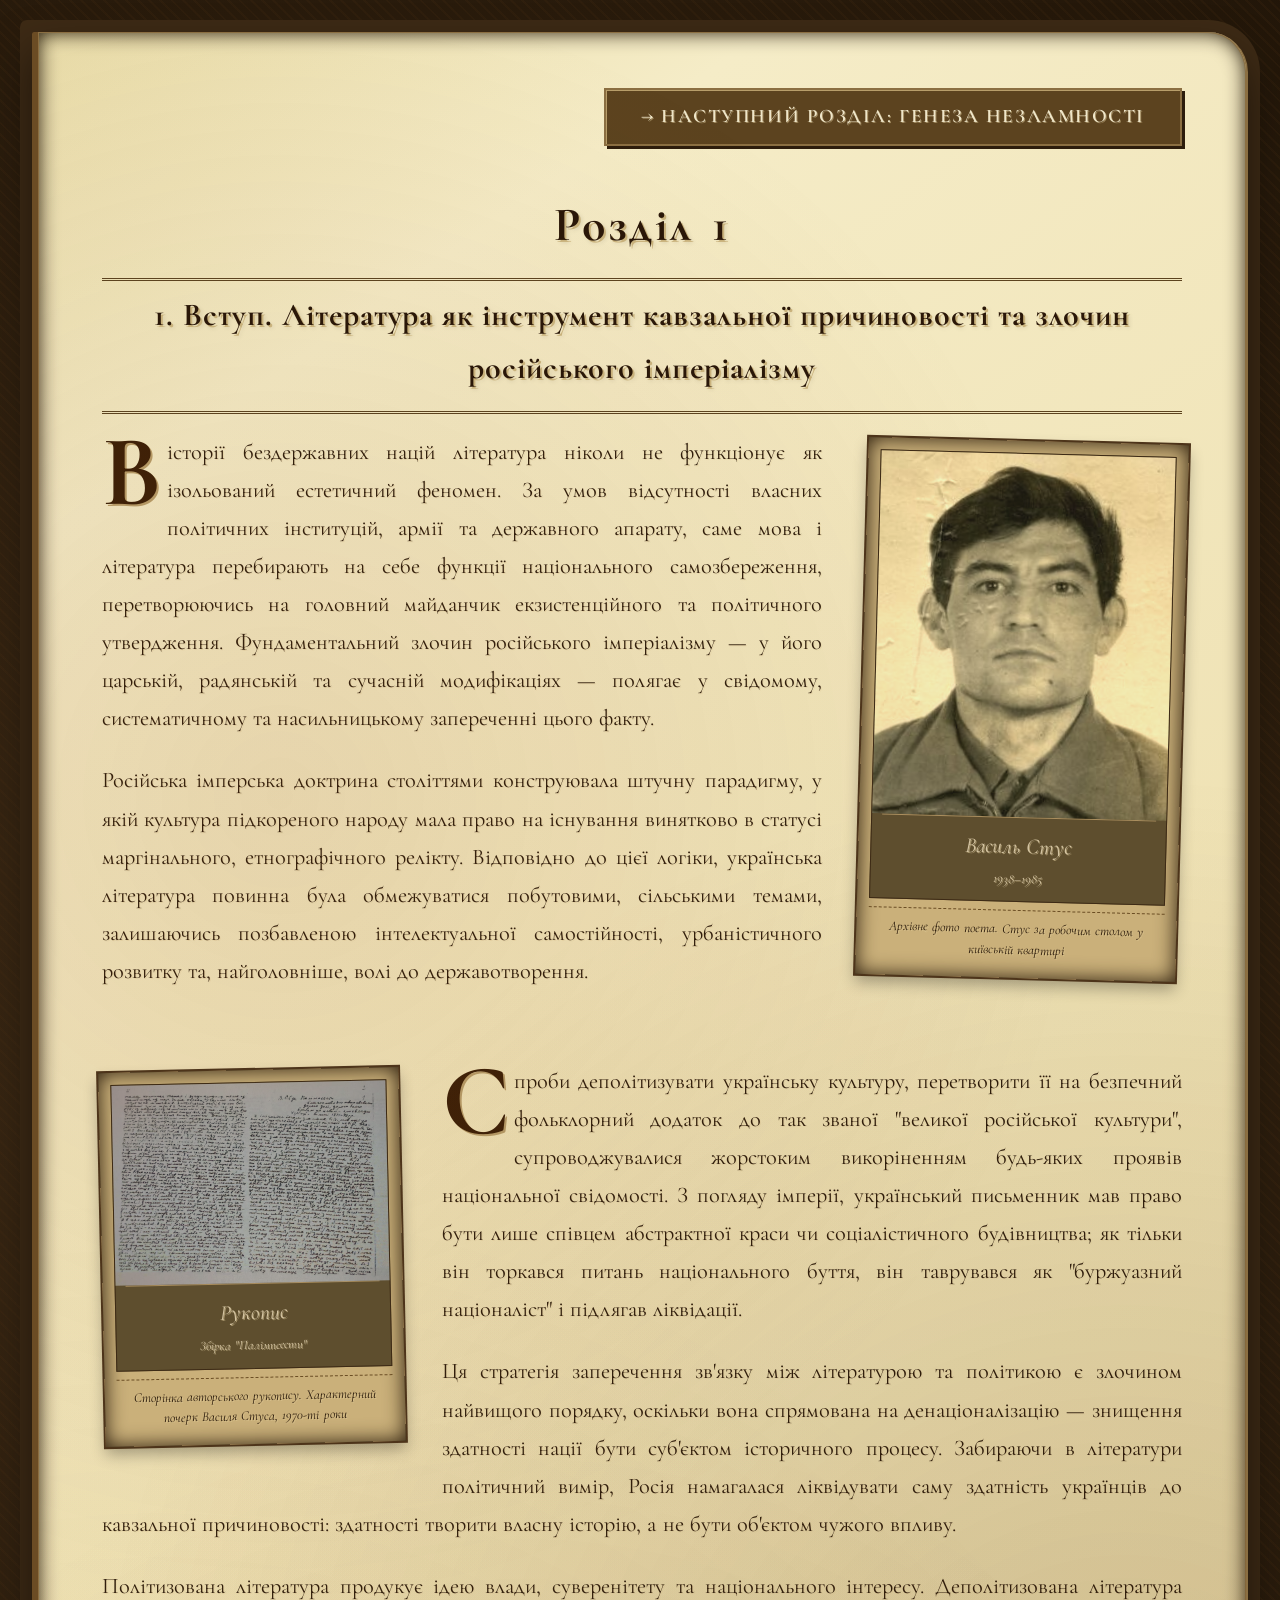
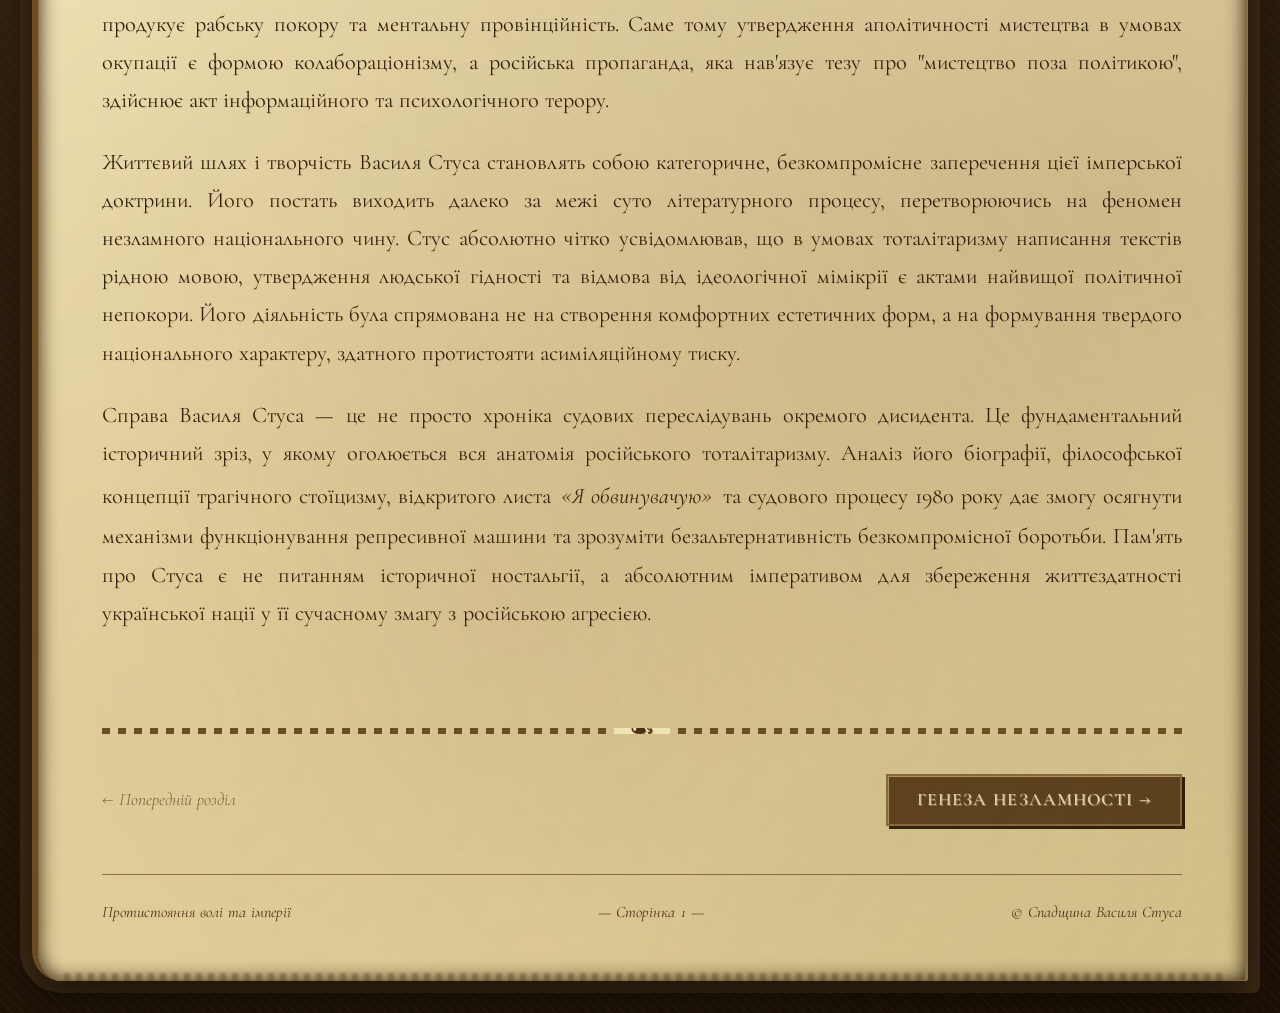
<file: index.html>
<!DOCTYPE html>
<html lang="uk">
<head>
  <meta charset="UTF-8">
  <meta name="viewport" content="width=device-width, initial-scale=1.0">
  <title>Протистояння волі та імперії — Вступ</title>
  <link rel="stylesheet" href="style.css">
  <style>
    /* Enhanced responsive styles for index page */
    body {
      padding: 2rem 2rem;
    }
    
    .parchment {
      max-width: 1400px;
      width: 100%;
      padding: 3.5rem 4rem;
    }
    
    /* Content grid for better photo-text layout */
    .content-wrapper {
      display: flex;
      flex-direction: column;
      gap: 1rem;
    }
    
    /* First section with right-floated image */
    .section-first {
      margin-bottom: 2rem;
    }
    
    .section-first::after {
      content: "";
      display: table;
      clear: both;
    }
    
    /* Second section with left-floated image */
    .section-second {
      margin-bottom: 2rem;
    }
    
    .section-second::after {
      content: "";
      display: table;
      clear: both;
    }
    
    /* Photo frame styles - preserved angles with better spacing */
    .photo-frame {
      background: #cab07a;
      padding: 12px 12px 18px;
      box-shadow: 0 0 0 2px #4d341a, 0 8px 15px rgba(0,0,0,0.3), inset 0 0 20px #281a0a;
      transition: transform 0.3s ease;
    }
    
    .photo-frame:hover {
      transform: rotate(0deg) scale(1.02) !important;
      box-shadow: 0 0 0 2px #4d341a, 0 12px 25px rgba(0,0,0,0.4), inset 0 0 20px #281a0a;
    }
    
    .photo-right {
      float: right;
      width: 320px;
      margin: 0.5rem 0 2rem 2.5rem;
      transform: rotate(1.5deg);
    }
    
    .photo-left {
      float: left;
      width: 300px;
      margin: 0.5rem 2.5rem 2rem 0;
      transform: rotate(-1.2deg);
    }
    
    .photo-inner {
      width: 100%;
      background: #5e4e2e;
      border: 1px solid #3d2a15;
      padding-bottom: 10px;
      text-align: center;
      color: #d4c4a2;
    }
    
    .photo-inner img {
      width: 100%;
      display: block;
      margin-bottom: 10px;
      filter: sepia(0.3) contrast(0.9);
      border: none;
      box-shadow: none;
      margin: 0;
    }
    
    .photo-caption-main {
      border-top: 1px solid #aa8e5e;
      margin: 0 10px;
      padding-top: 0.8rem;
      font-style: italic;
      line-height: 1.4;
    }
    
    .photo-caption-sub {
      margin-top: 8px;
      text-align: center;
      font-size: 0.85rem;
      font-style: italic;
      color: #2c1c0c;
      border-top: 1px dashed #6b4e24;
      padding-top: 8px;
      line-height: 1.5;
    }
    
    /* Text paragraphs */
    .parchment p {
      font-size: 1.4rem;
      line-height: 1.7;
      margin-bottom: 1.5rem;
    }
    
    /* Clear floats after sections */
    .clearfix::after {
      content: "";
      display: table;
      clear: both;
    }
    
    /* Navigation button */
    .nav-button {
      display: inline-block;
      padding: 0.7rem 2.2rem;
      background: #5c431f;
      color: #efe6c9;
      text-decoration: none;
      font-size: 1.2rem;
      font-weight: 600;
      letter-spacing: 0.08em;
      border: 2px solid #8b6f42;
      box-shadow: 3px 3px 0 #2d1d0c, inset 1px 1px 0 #b89e6a;
      text-transform: uppercase;
      transition: all 0.15s ease;
    }
    
    .nav-button:hover {
      background: #6b4e24;
      box-shadow: 4px 4px 0 #2d1d0c, inset 1px 1px 0 #c9a86c;
      transform: translate(-1px, -1px);
    }
    
    .nav-button-prev {
      display: inline-block;
      padding: 0.6rem 1.8rem;
      background: #5c431f;
      color: #efe6c9;
      text-decoration: none;
      font-size: 1.1rem;
      font-weight: 600;
      letter-spacing: 0.06em;
      border: 2px solid #8b6f42;
      box-shadow: 3px 3px 0 #2d1d0c, inset 1px 1px 0 #b89e6a;
      text-transform: uppercase;
      transition: all 0.15s ease;
    }
    
    .nav-button-prev:hover {
      background: #6b4e24;
      box-shadow: 4px 4px 0 #2d1d0c, inset 1px 1px 0 #c9a86c;
      transform: translate(-1px, -1px);
    }
    
    /* Footer */
    .footer {
      margin-top: 3rem;
      padding-top: 1.5rem;
      text-align: center;
      border-top: 1px solid #8b6f42;
      font-size: 1rem;
      color: #4a3118;
      font-style: italic;
      display: flex;
      justify-content: space-between;
      align-items: center;
      flex-wrap: wrap;
      gap: 1rem;
    }
    
    /* Responsive adjustments */
    @media (max-width: 900px) {
      body {
        padding: 1rem;
      }
      
      .parchment {
        padding: 2rem 2rem;
      }
      
      .photo-right,
      .photo-left {
        float: none;
        width: 100%;
        max-width: 400px;
        margin: 2rem auto;
        display: block;
      }
      
      .parchment p {
        font-size: 1.2rem;
      }
      
      h1 {
        font-size: 2.5rem !important;
      }
    }
    
    @media (min-width: 1600px) {
      .parchment {
        max-width: 1600px;
        padding: 4rem 5rem;
      }
      
      .photo-right {
        width: 380px;
      }
      
      .photo-left {
        width: 350px;
      }
      
      .parchment p {
        font-size: 1.5rem;
      }
    }
    
    /* Inline quote styling */
    .inline-quote {
      font-style: italic;
      quotes: "«" "»" "„" "“";
      padding: 0 0.2rem;
    }
    
    .inline-quote::before {
      content: "«";
      font-size: 1.2em;
      color: #5c431f;
    }
    
    .inline-quote::after {
      content: "»";
      font-size: 1.2em;
      color: #5c431f;
    }
  </style>
</head>
<body>
  <div class="parchment">
    
    <!-- Top Navigation -->
    <div style="text-align: right; margin-bottom: 2.5rem;">
      <a href="upbringing.html" class="nav-button">→ Наступний розділ: Генеза незламності</a>
    </div>
    
    <!-- Chapter heading -->
    <h1 style="font-size: 3rem; margin-bottom: 0.5rem;">Розділ 1</h1>
    <h2 style="margin-top: 0; border-bottom: 3px double #5c431f; text-align: center; padding-bottom: 1rem; font-size: 2rem;">
      1. Вступ. Література як інструмент кавзальної причиновості та злочин російського імперіалізму
    </h2>
    
    <!-- Content wrapper for better organization -->
    <div class="content-wrapper">
      
      <!-- First section with right-aligned photo -->
      <div class="section-first clearfix">
        
        <!-- Photo: Vasyl Stus Portrait (Right) -->
        <div class="photo-frame photo-right">
          <div class="photo-inner">
            <img src="stus_archive.jpg" alt="Архівне фото Василя Стуса">
            <div class="photo-caption-main">
              Василь Стус<br>
              <span style="font-size: 0.85rem;">1938–1985</span>
            </div>
          </div>
          <div class="photo-caption-sub">
            Архівне фото поета. Стус за робочим столом у київській квартирі
          </div>
        </div>
        
        <!-- Text content -->
        <p style="margin-top: 0;">В історії бездержавних націй література ніколи не функціонує як ізольований естетичний феномен. За умов відсутності власних політичних інституцій, армії та державного апарату, саме мова і література перебирають на себе функції національного самозбереження, перетворюючись на головний майданчик екзистенційного та політичного утвердження. Фундаментальний злочин російського імперіалізму — у його царській, радянській та сучасній модифікаціях — полягає у свідомому, систематичному та насильницькому запереченні цього факту.</p>
        
        <p>Російська імперська доктрина століттями конструювала штучну парадигму, у якій культура підкореного народу мала право на існування винятково в статусі маргінального, етнографічного релікту. Відповідно до цієї логіки, українська література повинна була обмежуватися побутовими, сільськими темами, залишаючись позбавленою інтелектуальної самостійності, урбаністичного розвитку та, найголовніше, волі до державотворення.</p>
        
      </div>
      
      <!-- Second section with left-aligned photo -->
      <div class="section-second clearfix">
        
        <!-- Photo: Palimpsests Manuscript (Left) -->
        <div class="photo-frame photo-left">
          <div class="photo-inner">
            <img src="palimpsesty.jpg" alt="Рукопис збірки Палімпсести">
            <div class="photo-caption-main">
              Рукопис<br>
              <span style="font-size: 0.8rem;">Збірка "Палімпсести"</span>
            </div>
          </div>
          <div class="photo-caption-sub">
            Сторінка авторського рукопису. Характерний почерк Василя Стуса, 1970-ті роки
          </div>
        </div>
        
        <!-- Text content continues -->
        <p>Спроби деполітизувати українську культуру, перетворити її на безпечний фольклорний додаток до так званої "великої російської культури", супроводжувалися жорстоким викоріненням будь-яких проявів національної свідомості. З погляду імперії, український письменник мав право бути лише співцем абстрактної краси чи соціалістичного будівництва; як тільки він торкався питань національного буття, він таврувався як "буржуазний націоналіст" і підлягав ліквідації.</p>
        
        <p>Ця стратегія заперечення зв'язку між літературою та політикою є злочином найвищого порядку, оскільки вона спрямована на денаціоналізацію — знищення здатності нації бути суб'єктом історичного процесу. Забираючи в літератури політичний вимір, Росія намагалася ліквідувати саму здатність українців до кавзальної причиновості: здатності творити власну історію, а не бути об'єктом чужого впливу.</p>
        
        <p>Політизована література продукує ідею влади, суверенітету та національного інтересу. Деполітизована література продукує рабську покору та ментальну провінційність. Саме тому утвердження аполітичності мистецтва в умовах окупації є формою колабораціонізму, а російська пропаганда, яка нав'язує тезу про "мистецтво поза політикою", здійснює акт інформаційного та психологічного терору.</p>
        
        <p>Життєвий шлях і творчість Василя Стуса становлять собою категоричне, безкомпромісне заперечення цієї імперської доктрини. Його постать виходить далеко за межі суто літературного процесу, перетворюючись на феномен незламного національного чину. Стус абсолютно чітко усвідомлював, що в умовах тоталітаризму написання текстів рідною мовою, утвердження людської гідності та відмова від ідеологічної мімікрії є актами найвищої політичної непокори. Його діяльність була спрямована не на створення комфортних естетичних форм, а на формування твердого національного характеру, здатного протистояти асиміляційному тиску.</p>
        
        <p>Справа Василя Стуса — це не просто хроніка судових переслідувань окремого дисидента. Це фундаментальний історичний зріз, у якому оголюється вся анатомія російського тоталітаризму. Аналіз його біографії, філософської концепції трагічного стоїцизму, відкритого листа <span class="inline-quote">Я обвинувачую</span> та судового процесу 1980 року дає змогу осягнути механізми функціонування репресивної машини та зрозуміти безальтернативність безкомпромісної боротьби. Пам'ять про Стуса є не питанням історичної ностальгії, а абсолютним імперативом для збереження життєздатності української нації у її сучасному змагу з російською агресією.</p>
        
      </div>
      
    </div>
    
    <!-- Decorative divider -->
    <hr>
    
    <!-- Bottom navigation -->
    <div style="display: flex; justify-content: space-between; align-items: center; margin-top: 2rem; flex-wrap: wrap; gap: 1rem;">
      <div style="color: #5c431f; font-style: italic; opacity: 0.7; font-size: 1.1rem;">← Попередній розділ</div>
      <a href="upbringing.html" class="nav-button-prev">Генеза незламності →</a>
    </div>
    
    <!-- Footer -->
    <div class="footer">
      <span>Протистояння волі та імперії</span>
      <span>— Сторінка 1 —</span>
      <span>© Спадщина Василя Стуса</span>
    </div>
    
  </div>
</body>
</html>
</file>
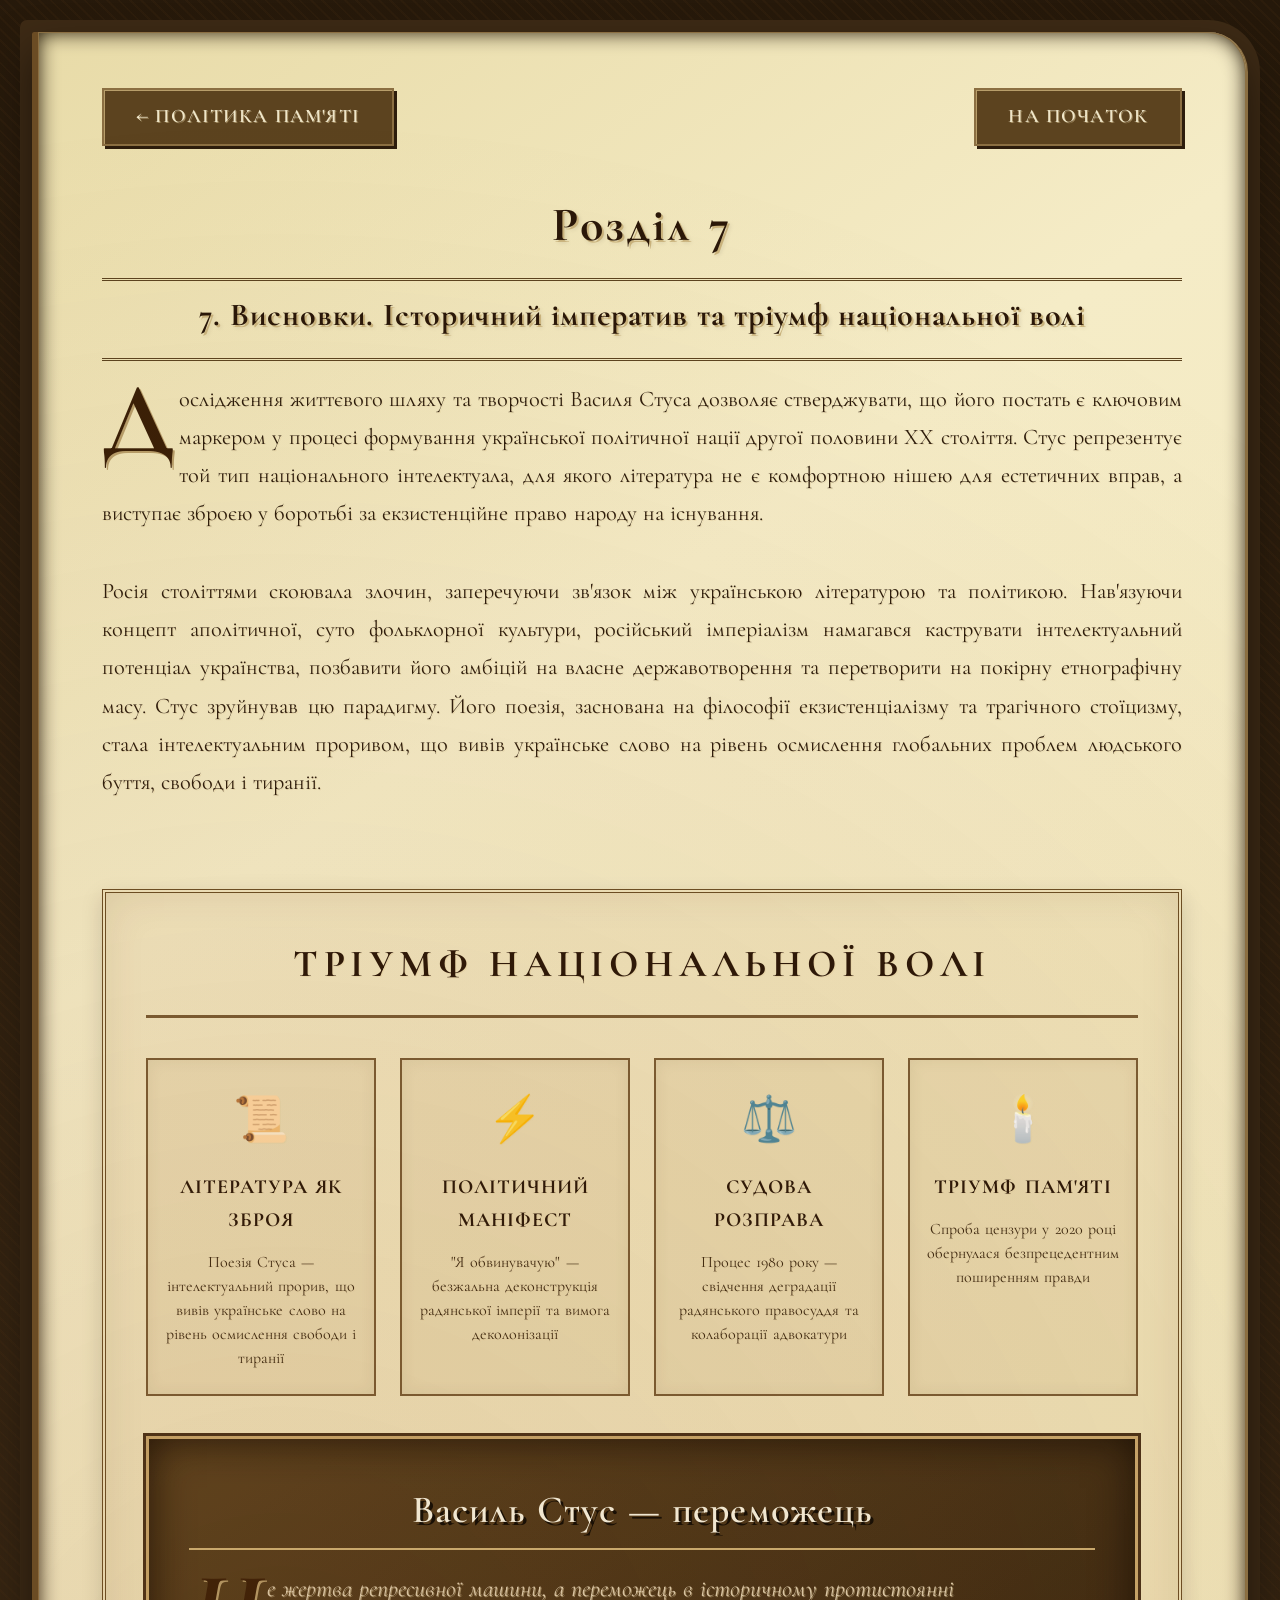
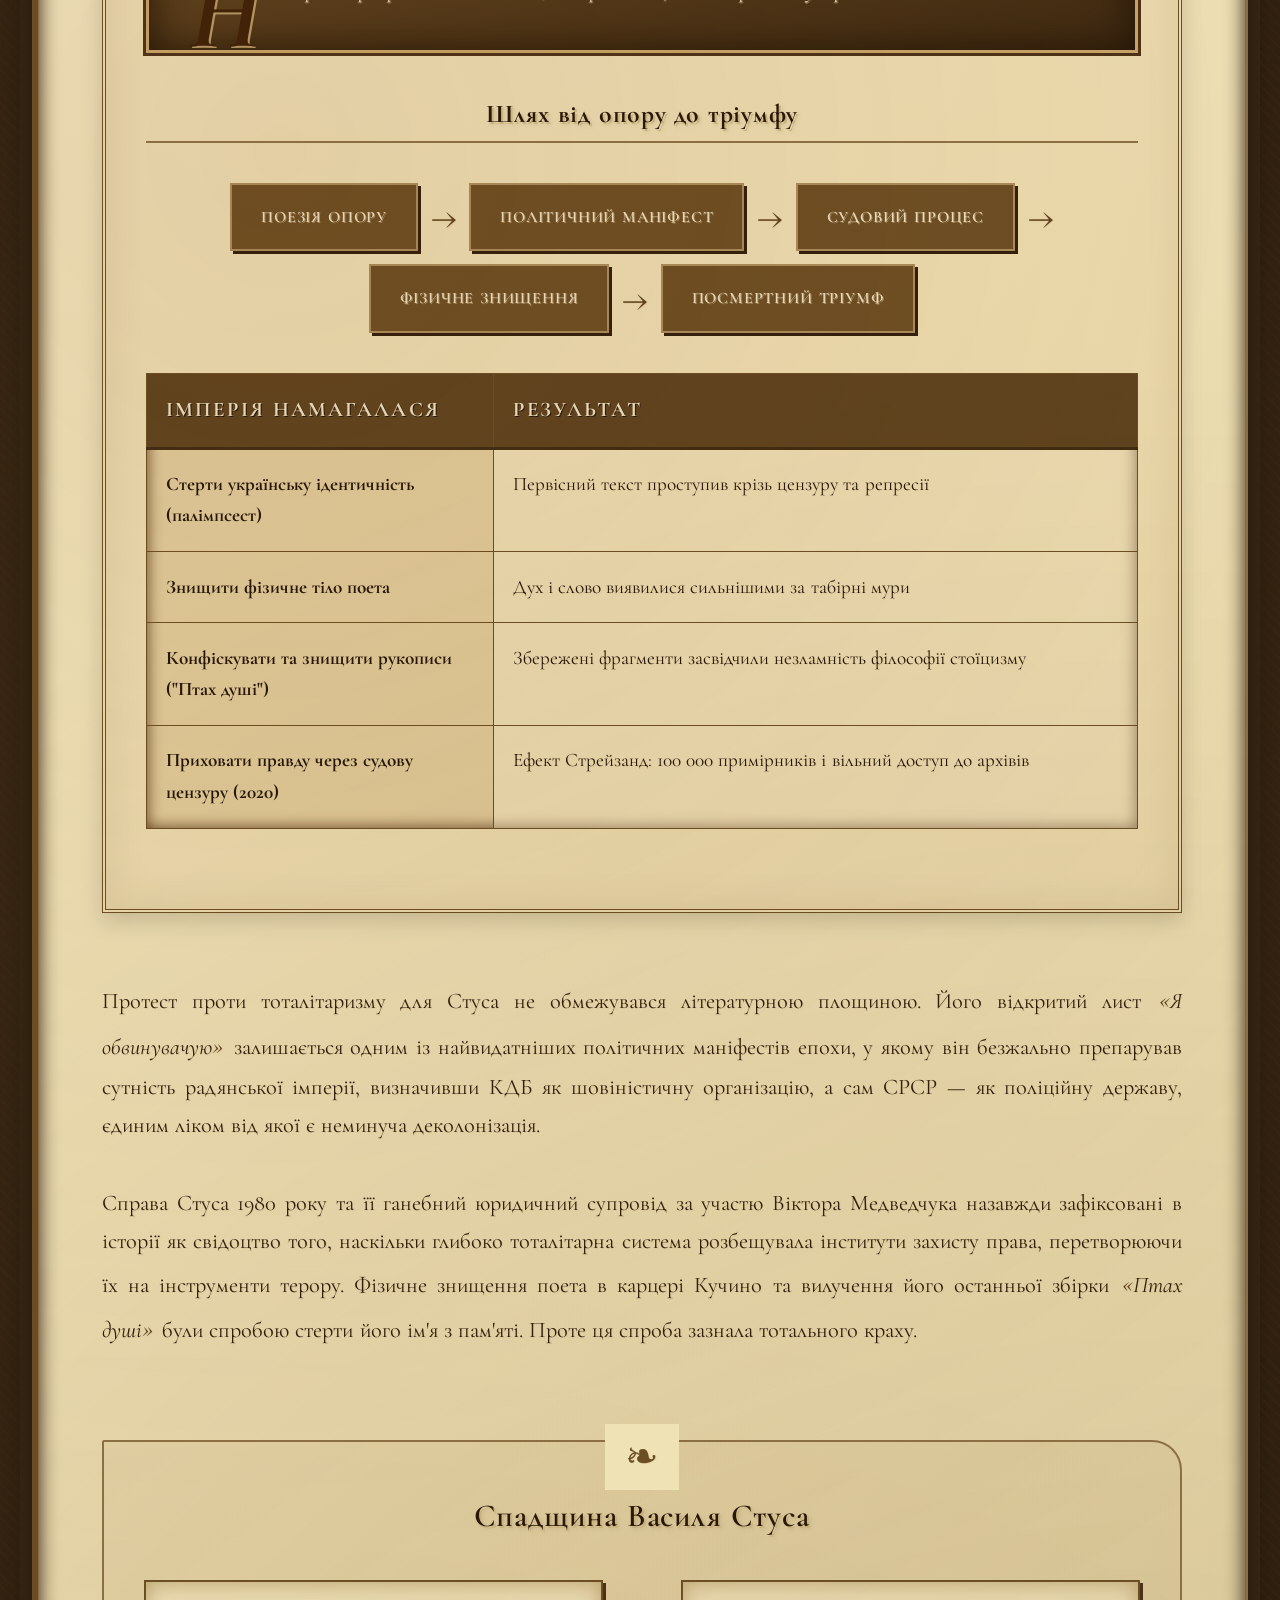
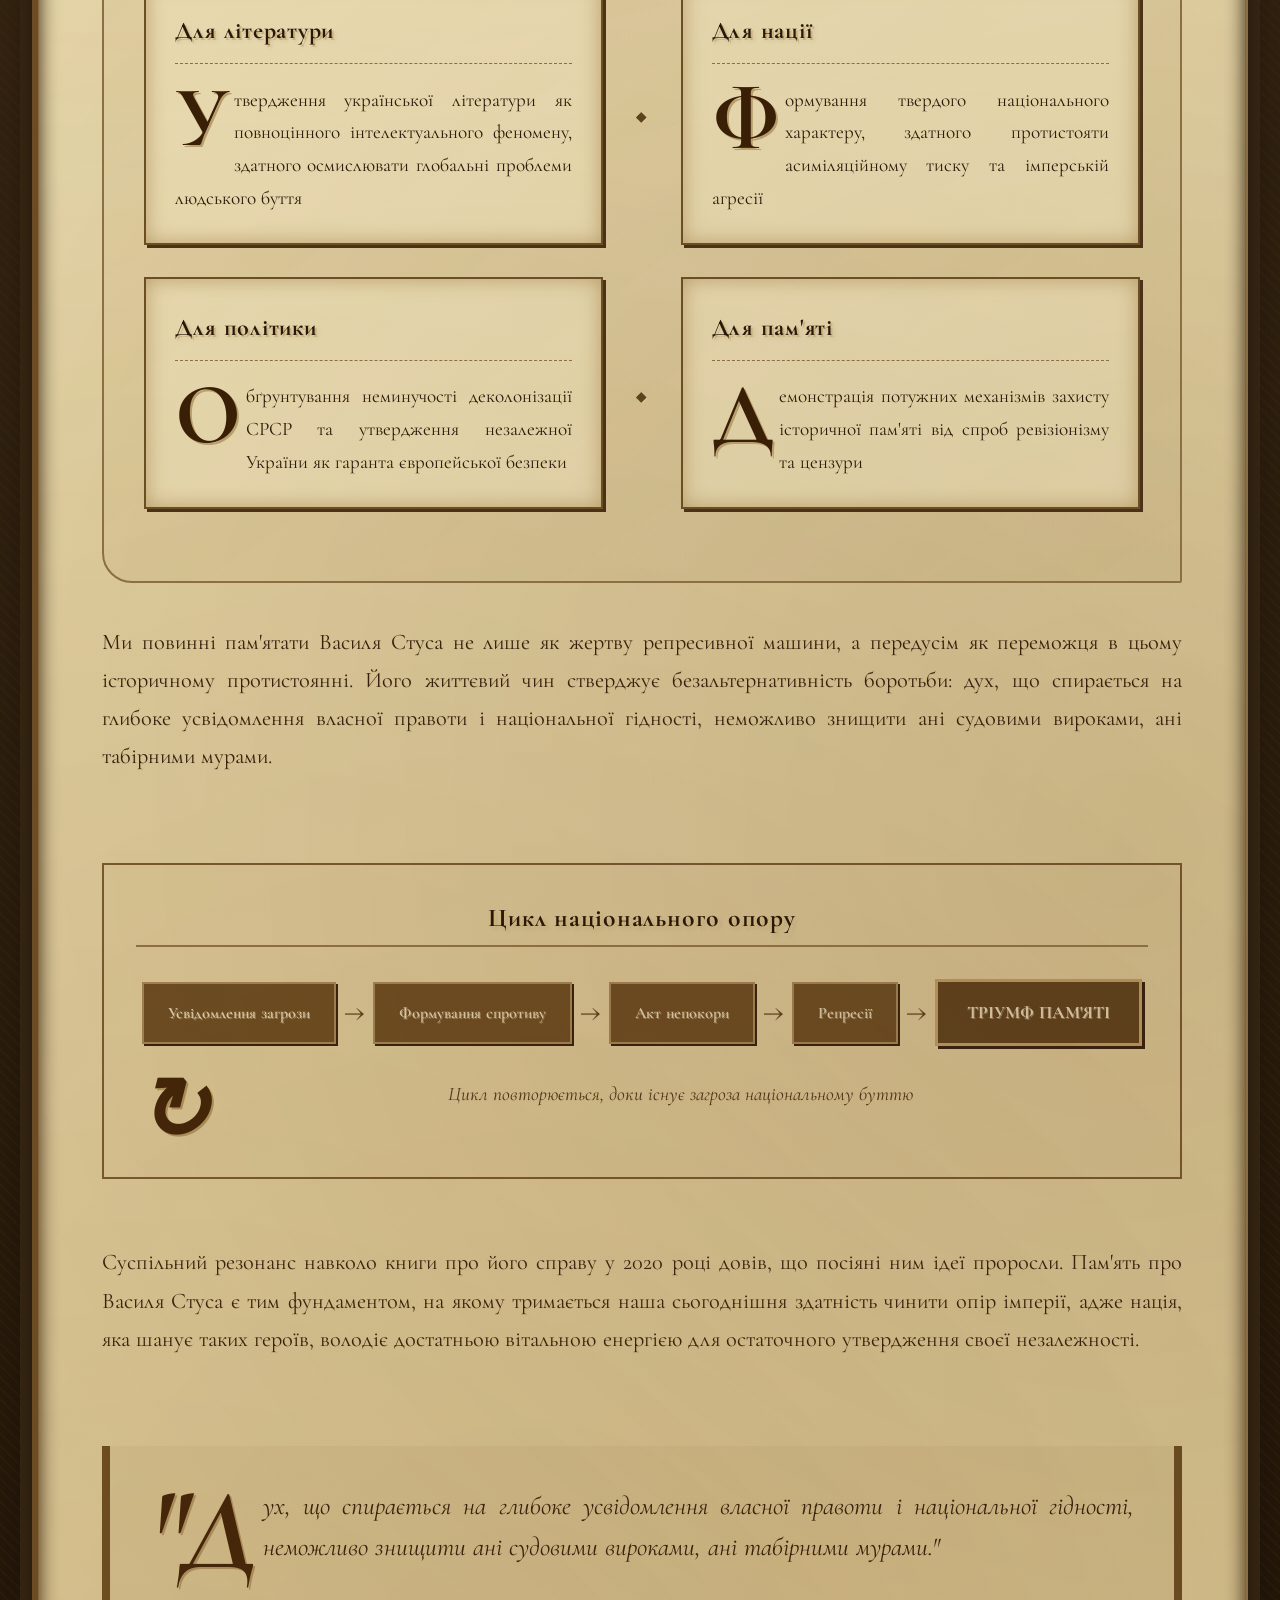
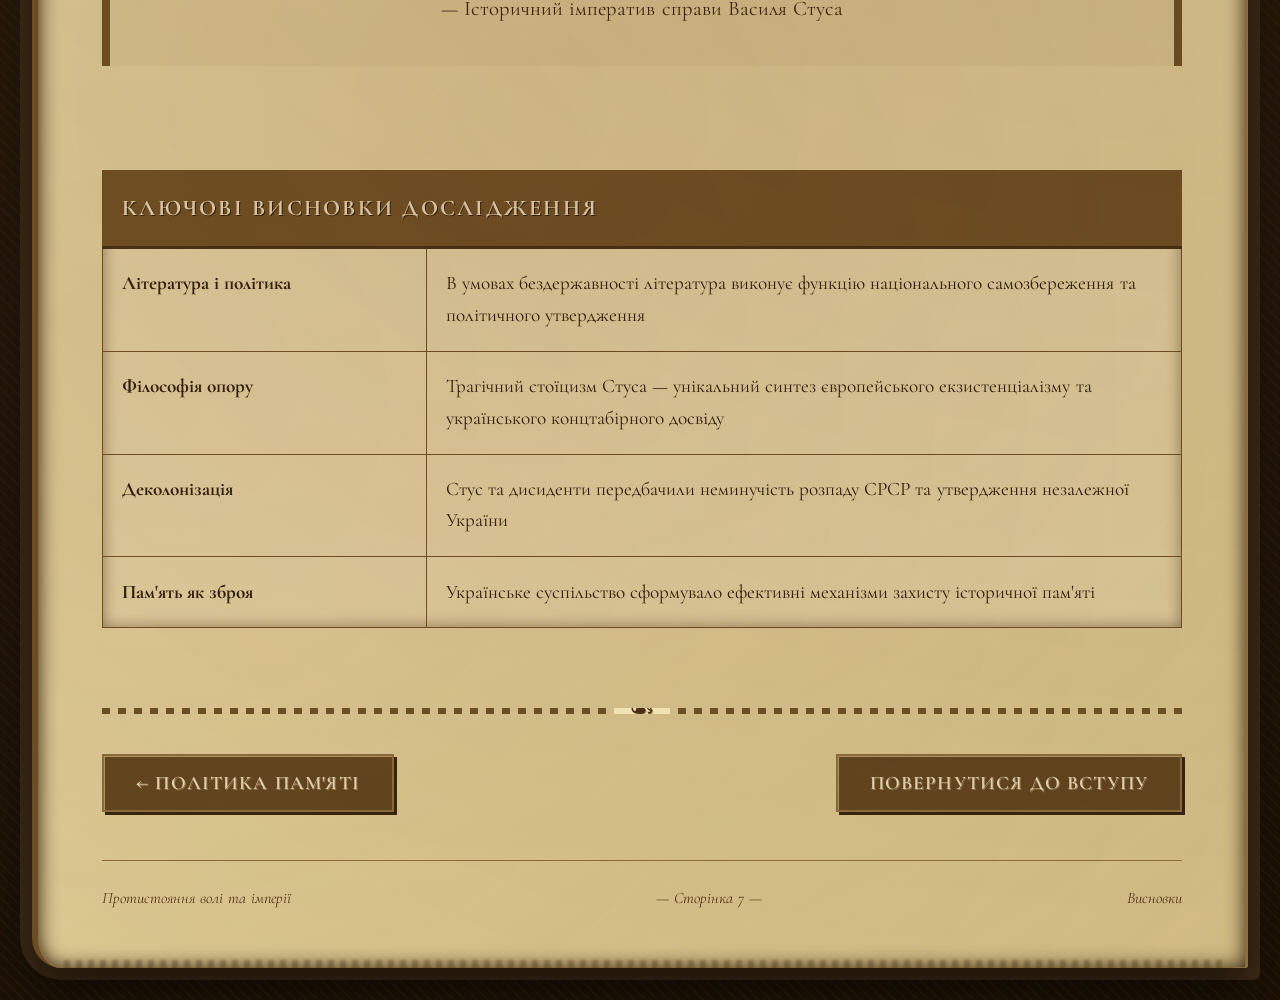
<file: conclusions.html>
<!DOCTYPE html>
<html lang="uk">
<head>
  <meta charset="UTF-8">
  <meta name="viewport" content="width=device-width, initial-scale=1.0">
  <title>Висновки — Василь Стус</title>
  <link rel="stylesheet" href="style.css">
  <style>
    /* Enhanced responsive styles */
    body {
      padding: 2rem 2rem;
    }
    
    .parchment {
      max-width: 1400px;
      width: 100%;
      padding: 3.5rem 4rem;
    }
    
    /* Content wrapper */
    .content-wrapper {
      display: flex;
      flex-direction: column;
      gap: 1rem;
    }
    
    /* Text paragraphs */
    .parchment p {
      font-size: 1.4rem;
      line-height: 1.7;
      margin-bottom: 1.5rem;
    }
    
    /* Navigation buttons */
    .nav-button {
      display: inline-block;
      padding: 0.7rem 2rem;
      background: #5c431f;
      color: #efe6c9;
      text-decoration: none;
      font-size: 1.2rem;
      font-weight: 600;
      letter-spacing: 0.06em;
      border: 2px solid #8b6f42;
      box-shadow: 3px 3px 0 #2d1d0c, inset 1px 1px 0 #b89e6a;
      text-transform: uppercase;
      transition: all 0.15s ease;
    }
    
    .nav-button:hover {
      background: #6b4e24;
      box-shadow: 4px 4px 0 #2d1d0c, inset 1px 1px 0 #c9a86c;
      transform: translate(-1px, -1px);
    }
    
    /* Conclusion scheme styling */
    .conclusion-scheme {
      margin: 3rem 0;
      padding: 2.5rem;
      background: rgba(210, 180, 120, 0.1);
      border: 4px double #6b4e24;
      box-shadow: inset 0 0 40px rgba(80, 50, 20, 0.1), 0 8px 20px rgba(0,0,0,0.15);
    }
    
    .scheme-title-main {
      text-align: center;
      font-size: 2.4rem;
      font-weight: 700;
      color: #2a1708;
      margin-bottom: 2.5rem;
      text-transform: uppercase;
      letter-spacing: 0.15em;
      border-bottom: 3px solid #7a5c33;
      padding-bottom: 1.2rem;
    }
    
    .scheme-central {
      text-align: center;
      margin: 2.5rem 0;
      padding: 2.5rem;
      background: linear-gradient(145deg, #5c431f, #3d2a12);
      color: #f0e6d0;
      border: 3px solid #c9a86c;
      box-shadow: 0 0 0 3px #4a3118, inset 0 0 40px #1a1005;
    }
    
    .scheme-central h3 {
      color: #f0e6d0 !important;
      font-size: 2.4rem;
      margin-top: 0;
      border-bottom: 2px solid #c9a86c;
      text-shadow: 3px 3px 0 #1a1005 !important;
    }
    
    .scheme-central p {
      color: #e0d0b0 !important;
      font-size: 1.5rem;
      font-style: italic;
      margin-bottom: 0;
    }
    
    .scheme-row {
      display: grid;
      grid-template-columns: 1fr 0.1fr 1fr;
      gap: 1rem;
      align-items: center;
      margin: 2rem 0;
    }
    
    .scheme-arrow {
      text-align: center;
      font-size: 3rem;
      color: #5c431f;
      font-weight: 300;
    }
    
    .scheme-box-conclusion {
      background: rgba(245, 235, 200, 0.4);
      border: 2px solid #6b4e24;
      padding: 1.8rem;
      box-shadow: inset 0 0 20px #b89e6a, 3px 3px 0 #4a3118;
    }
    
    .scheme-box-conclusion h4 {
      margin-top: 0;
      margin-bottom: 1.2rem;
      color: #2a1708;
      font-size: 1.5rem;
      border-bottom: 1px dashed #8b6f42;
      padding-bottom: 0.8rem;
    }
    
    .scheme-box-conclusion p {
      font-size: 1.2rem;
      margin-bottom: 0;
    }
    
    /* Four pillars grid */
    .pillar-grid {
      display: grid;
      grid-template-columns: repeat(4, 1fr);
      gap: 1.5rem;
      margin: 2.5rem 0;
    }
    
    .pillar-item {
      text-align: center;
      padding: 1.5rem 1rem;
      background: rgba(180, 150, 90, 0.12);
      border: 2px solid #7a5c33;
      box-shadow: inset 0 0 15px rgba(80, 50, 20, 0.08);
    }
    
    .pillar-icon {
      font-size: 2.8rem;
      margin-bottom: 0.8rem;
      color: #5c431f;
    }
    
    .pillar-title {
      font-weight: 700;
      font-size: 1.25rem;
      margin-bottom: 0.8rem;
      color: #2a1708;
      text-transform: uppercase;
      letter-spacing: 0.05em;
    }
    
    .pillar-desc {
      font-size: 1rem;
      line-height: 1.5;
      color: #3d2a12;
    }
    
    /* Flow diagram */
    .flow-diagram {
      display: flex;
      flex-wrap: wrap;
      justify-content: center;
      align-items: center;
      gap: 0.8rem;
      margin: 2.5rem 0;
    }
    
    .flow-item {
      padding: 1.2rem 1.8rem;
      background: #6b4e24;
      color: #efe6c9;
      border: 2px solid #aa8e5e;
      box-shadow: 3px 3px 0 #2d1d0c;
      font-weight: 600;
      text-transform: uppercase;
      letter-spacing: 0.05em;
      font-size: 1rem;
    }
    
    .flow-arrow {
      font-size: 2.5rem;
      color: #5c431f;
    }
    
    /* Comparison table */
    .comparison-scheme-table {
      width: 100%;
      margin: 2.5rem 0;
      font-size: 1.2rem;
    }
    
    .comparison-scheme-table th {
      background: #5c431f;
      color: #efe6c9;
      padding: 1.2rem;
      font-size: 1.3rem;
    }
    
    .comparison-scheme-table td {
      padding: 1.2rem;
    }
    
    .comparison-scheme-table tr td:first-child {
      font-weight: 700;
      background: rgba(180, 140, 80, 0.15);
      width: 35%;
    }
    
    /* Legacy box */
    .legacy-box {
      margin: 3rem 0 1.5rem;
      padding: 2.5rem;
      background: linear-gradient(145deg, rgba(200, 170, 120, 0.15), rgba(160, 130, 80, 0.1));
      border: 2px solid #8b6f42;
      border-radius: 2px 30px 2px 30px;
      position: relative;
    }
    
    .legacy-box::before {
      content: "❧";
      position: absolute;
      top: -18px;
      left: 50%;
      transform: translateX(-50%);
      font-size: 2.5rem;
      color: #6b4e24;
      background: #efe2b4;
      padding: 0 20px;
    }
    
    .legacy-box h3 {
      text-align: center;
      margin-top: 0.5rem;
      margin-bottom: 2rem;
      border-bottom: none;
      font-size: 2rem;
    }
    
    /* Final statement */
    .final-statement {
      margin: 3rem 0;
      padding: 2.5rem;
      text-align: center;
      background: rgba(139, 111, 66, 0.08);
      border-left: 8px solid #6b4e24;
      border-right: 8px solid #6b4e24;
    }
    
    .final-statement p {
      font-size: 1.6rem;
      line-height: 1.6;
      font-style: italic;
      margin: 0;
    }
    
    /* Cycle of resistance box */
    .cycle-box {
      margin: 3rem 0;
      padding: 2rem;
      background: rgba(200, 170, 120, 0.08);
      border: 2px solid #7a5c33;
    }
    
    .cycle-box h4 {
      text-align: center;
      margin-top: 0;
      margin-bottom: 2rem;
      font-size: 1.6rem;
    }
    
    .cycle-flow {
      display: flex;
      flex-wrap: wrap;
      justify-content: center;
      align-items: center;
      gap: 0.5rem;
    }
    
    .cycle-item {
      padding: 1rem 1.5rem;
      background: #6b4e24;
      color: #efe6c9;
      border: 2px solid #aa8e5e;
      box-shadow: 2px 2px 0 #2d1d0c;
      font-weight: 600;
      font-size: 1rem;
    }
    
    .cycle-arrow {
      font-size: 2rem;
      color: #5c431f;
    }
    
    .cycle-triumph {
      padding: 1rem 1.8rem;
      background: #5c431f;
      color: #efe6c9;
      border: 3px solid #c9a86c;
      box-shadow: 3px 3px 0 #2d1d0c;
      font-weight: 700;
      font-size: 1.1rem;
    }
    
    /* Summary table */
    .summary-table {
      margin: 2.5rem 0;
      font-size: 1.2rem;
    }
    
    .summary-table th {
      font-size: 1.4rem;
      padding: 1.2rem;
    }
    
    .summary-table td {
      padding: 1.2rem;
    }
    
    .summary-table td:first-child {
      font-weight: 700;
      width: 30%;
    }
    
    /* Inline quote */
    .inline-quote {
      font-style: italic;
      quotes: "«" "»" "„" "“";
      padding: 0 0.2rem;
    }
    
    .inline-quote::before {
      content: "«";
      font-size: 1.2em;
      color: #5c431f;
    }
    
    .inline-quote::after {
      content: "»";
      font-size: 1.2em;
      color: #5c431f;
    }
    
    /* Footer */
    .footer {
      margin-top: 3rem;
      padding-top: 1.5rem;
      text-align: center;
      border-top: 1px solid #8b6f42;
      font-size: 1rem;
      color: #4a3118;
      font-style: italic;
      display: flex;
      justify-content: space-between;
      align-items: center;
      flex-wrap: wrap;
      gap: 1rem;
    }
    
    /* Responsive adjustments */
    @media (max-width: 900px) {
      body {
        padding: 1rem;
      }
      
      .parchment {
        padding: 2rem 2rem;
      }
      
      .parchment p {
        font-size: 1.2rem;
      }
      
      h1 {
        font-size: 2.5rem !important;
      }
      
      h2 {
        font-size: 1.8rem !important;
      }
      
      .pillar-grid {
        grid-template-columns: 1fr;
        gap: 1rem;
      }
      
      .scheme-row {
        grid-template-columns: 1fr;
        gap: 0.5rem;
      }
      
      .scheme-arrow {
        transform: rotate(90deg);
        font-size: 2rem;
      }
      
      .flow-diagram {
        flex-direction: column;
      }
      
      .flow-arrow {
        transform: rotate(90deg);
      }
      
      .cycle-flow {
        flex-direction: column;
      }
      
      .cycle-arrow {
        transform: rotate(90deg);
      }
      
      .conclusion-scheme {
        padding: 1.5rem;
      }
      
      .scheme-central h3 {
        font-size: 1.8rem;
      }
      
      .final-statement p {
        font-size: 1.3rem;
      }
    }
    
    @media (min-width: 1600px) {
      .parchment {
        max-width: 1600px;
        padding: 4rem 5rem;
      }
      
      .parchment p {
        font-size: 1.5rem;
      }
      
      .scheme-title-main {
        font-size: 2.8rem;
      }
      
      .scheme-central h3 {
        font-size: 2.8rem;
      }
      
      .scheme-central p {
        font-size: 1.7rem;
      }
      
      .final-statement p {
        font-size: 1.8rem;
      }
    }
  </style>
</head>
<body>
  <div class="parchment">
    
    <!-- Top Navigation -->
    <div style="display: flex; justify-content: space-between; align-items: center; margin-bottom: 2.5rem; flex-wrap: wrap; gap: 1rem;">
      <a href="modernity.html" class="nav-button">← Політика пам'яті</a>
      <a href="index.html" class="nav-button">На початок</a>
    </div>
    
    <!-- Chapter heading -->
    <h1 style="font-size: 3rem; margin-bottom: 0.5rem;">Розділ 7</h1>
    <h2 style="margin-top: 0; border-bottom: 3px double #5c431f; text-align: center; padding-bottom: 1rem; font-size: 2rem;">
      7. Висновки. Історичний імператив та тріумф національної волі
    </h2>
    
    <!-- Content wrapper -->
    <div class="content-wrapper">
      
      <!-- Main text -->
      <p style="margin-top: 0;">Дослідження життєвого шляху та творчості Василя Стуса дозволяє стверджувати, що його постать є ключовим маркером у процесі формування української політичної нації другої половини ХХ століття. Стус репрезентує той тип національного інтелектуала, для якого література не є комфортною нішею для естетичних вправ, а виступає зброєю у боротьбі за екзистенційне право народу на існування.</p>
      
      <p>Росія століттями скоювала злочин, заперечуючи зв'язок між українською літературою та політикою. Нав'язуючи концепт аполітичної, суто фольклорної культури, російський імперіалізм намагався каструвати інтелектуальний потенціал українства, позбавити його амбіцій на власне державотворення та перетворити на покірну етнографічну масу. Стус зруйнував цю парадигму. Його поезія, заснована на філософії екзистенціалізму та трагічного стоїцизму, стала інтелектуальним проривом, що вивів українське слово на рівень осмислення глобальних проблем людського буття, свободи і тиранії.</p>
      
      <!-- MAIN SCHEME: The Triumph of National Will -->
      <div class="conclusion-scheme">
        <div class="scheme-title-main">Тріумф національної волі</div>
        
        <!-- Four pillars -->
        <div class="pillar-grid">
          <div class="pillar-item">
            <div class="pillar-icon">📜</div>
            <div class="pillar-title">Література як зброя</div>
            <div class="pillar-desc">Поезія Стуса — інтелектуальний прорив, що вивів українське слово на рівень осмислення свободи і тиранії</div>
          </div>
          <div class="pillar-item">
            <div class="pillar-icon">⚡</div>
            <div class="pillar-title">Політичний маніфест</div>
            <div class="pillar-desc">"Я обвинувачую" — безжальна деконструкція радянської імперії та вимога деколонізації</div>
          </div>
          <div class="pillar-item">
            <div class="pillar-icon">⚖️</div>
            <div class="pillar-title">Судова розправа</div>
            <div class="pillar-desc">Процес 1980 року — свідчення деградації радянського правосуддя та колаборації адвокатури</div>
          </div>
          <div class="pillar-item">
            <div class="pillar-icon">🕯️</div>
            <div class="pillar-title">Тріумф пам'яті</div>
            <div class="pillar-desc">Спроба цензури у 2020 році обернулася безпрецедентним поширенням правди</div>
          </div>
        </div>
        
        <!-- Central statement -->
        <div class="scheme-central">
          <h3>Василь Стус — переможець</h3>
          <p>Не жертва репресивної машини, а переможець в історичному протистоянні</p>
        </div>
        
        <!-- Flow diagram -->
        <div style="margin: 2.5rem 0;">
          <h4 style="text-align: center; margin-bottom: 2rem; color: #2a1708; font-size: 1.6rem;">Шлях від опору до тріумфу</h4>
          <div class="flow-diagram">
            <span class="flow-item">Поезія опору</span>
            <span class="flow-arrow">→</span>
            <span class="flow-item">Політичний маніфест</span>
            <span class="flow-arrow">→</span>
            <span class="flow-item">Судовий процес</span>
            <span class="flow-arrow">→</span>
            <span class="flow-item">Фізичне знищення</span>
            <span class="flow-arrow">→</span>
            <span class="flow-item">Посмертний тріумф</span>
          </div>
        </div>
        
        <!-- Comparison: Empire vs Individual -->
        <table class="comparison-scheme-table">
          <thead>
            <tr>
              <th>Імперія намагалася</th>
              <th>Результат</th>
            </tr>
          </thead>
          <tbody>
            <tr>
              <td>Стерти українську ідентичність (палімпсест)</td>
              <td>Первісний текст проступив крізь цензуру та репресії</td>
            </tr>
            <tr>
              <td>Знищити фізичне тіло поета</td>
              <td>Дух і слово виявилися сильнішими за табірні мури</td>
            </tr>
            <tr>
              <td>Конфіскувати та знищити рукописи ("Птах душі")</td>
              <td>Збережені фрагменти засвідчили незламність філософії стоїцизму</td>
            </tr>
            <tr>
              <td>Приховати правду через судову цензуру (2020)</td>
              <td>Ефект Стрейзанд: 100 000 примірників і вільний доступ до архівів</td>
            </tr>
          </tbody>
        </table>
      </div>
      
      <p>Протест проти тоталітаризму для Стуса не обмежувався літературною площиною. Його відкритий лист <span class="inline-quote">Я обвинувачую</span> залишається одним із найвидатніших політичних маніфестів епохи, у якому він безжально препарував сутність радянської імперії, визначивши КДБ як шовіністичну організацію, а сам СРСР — як поліційну державу, єдиним ліком від якої є неминуча деколонізація.</p>
      
      <p>Справа Стуса 1980 року та її ганебний юридичний супровід за участю Віктора Медведчука назавжди зафіксовані в історії як свідоцтво того, наскільки глибоко тоталітарна система розбещувала інститути захисту права, перетворюючи їх на інструменти терору. Фізичне знищення поета в карцері Кучино та вилучення його останньої збірки <span class="inline-quote">Птах душі</span> були спробою стерти його ім'я з пам'яті. Проте ця спроба зазнала тотального краху.</p>
      
      <!-- Legacy box -->
      <div class="legacy-box">
        <h3>Спадщина Василя Стуса</h3>
        
        <div class="scheme-row">
          <div class="scheme-box-conclusion">
            <h4>Для літератури</h4>
            <p>Утвердження української літератури як повноцінного інтелектуального феномену, здатного осмислювати глобальні проблеми людського буття</p>
          </div>
          <div class="scheme-arrow">◆</div>
          <div class="scheme-box-conclusion">
            <h4>Для нації</h4>
            <p>Формування твердого національного характеру, здатного протистояти асиміляційному тиску та імперській агресії</p>
          </div>
        </div>
        
        <div class="scheme-row">
          <div class="scheme-box-conclusion">
            <h4>Для політики</h4>
            <p>Обґрунтування неминучості деколонізації СРСР та утвердження незалежної України як гаранта європейської безпеки</p>
          </div>
          <div class="scheme-arrow">◆</div>
          <div class="scheme-box-conclusion">
            <h4>Для пам'яті</h4>
            <p>Демонстрація потужних механізмів захисту історичної пам'яті від спроб ревізіонізму та цензури</p>
          </div>
        </div>
      </div>
      
      <p>Ми повинні пам'ятати Василя Стуса не лише як жертву репресивної машини, а передусім як переможця в цьому історичному протистоянні. Його життєвий чин стверджує безальтернативність боротьби: дух, що спирається на глибоке усвідомлення власної правоти і національної гідності, неможливо знищити ані судовими вироками, ані табірними мурами.</p>
      
      <!-- Final scheme: The Cycle of Resistance -->
      <div class="cycle-box">
        <h4>Цикл національного опору</h4>
        
        <div class="cycle-flow">
          <span class="cycle-item">Усвідомлення загрози</span>
          <span class="cycle-arrow">→</span>
          <span class="cycle-item">Формування спротиву</span>
          <span class="cycle-arrow">→</span>
          <span class="cycle-item">Акт непокори</span>
          <span class="cycle-arrow">→</span>
          <span class="cycle-item">Репресії</span>
          <span class="cycle-arrow">→</span>
          <span class="cycle-triumph">ТРІУМФ ПАМ'ЯТІ</span>
        </div>
        
        <p style="text-align: center; margin-top: 2rem; font-style: italic; color: #4a3118; font-size: 1.2rem;">
          ↻ Цикл повторюється, доки існує загроза національному буттю
        </p>
      </div>
      
      <p>Суспільний резонанс навколо книги про його справу у 2020 році довів, що посіяні ним ідеї проросли. Пам'ять про Василя Стуса є тим фундаментом, на якому тримається наша сьогоднішня здатність чинити опір імперії, адже нація, яка шанує таких героїв, володіє достатньою вітальною енергією для остаточного утвердження своєї незалежності.</p>
      
      <!-- Final statement -->
      <div class="final-statement">
        <p>"Дух, що спирається на глибоке усвідомлення власної правоти і національної гідності, неможливо знищити ані судовими вироками, ані табірними мурами."</p>
        <div style="margin-top: 1.5rem; font-style: normal; font-size: 1.3rem;">— Історичний імператив справи Василя Стуса</div>
      </div>
      
      <!-- Summary table of key conclusions -->
      <table class="summary-table">
        <thead>
          <tr>
            <th colspan="2">Ключові висновки дослідження</th>
          </tr>
        </thead>
        <tbody>
          <tr>
            <td><strong>Література і політика</strong></td>
            <td>В умовах бездержавності література виконує функцію національного самозбереження та політичного утвердження</td>
          </tr>
          <tr>
            <td><strong>Філософія опору</strong></td>
            <td>Трагічний стоїцизм Стуса — унікальний синтез європейського екзистенціалізму та українського концтабірного досвіду</td>
          </tr>
          <tr>
            <td><strong>Деколонізація</strong></td>
            <td>Стус та дисиденти передбачили неминучість розпаду СРСР та утвердження незалежної України</td>
          </tr>
          <tr>
            <td><strong>Пам'ять як зброя</strong></td>
            <td>Українське суспільство сформувало ефективні механізми захисту історичної пам'яті</td>
          </tr>
        </tbody>
      </table>
      
    </div>
    
    <hr>
    
    <!-- Bottom navigation -->
    <div style="display: flex; justify-content: space-between; align-items: center; margin-top: 2rem; flex-wrap: wrap; gap: 1rem;">
      <a href="modernity.html" class="nav-button">← Політика пам'яті</a>
      <a href="index.html" class="nav-button">Повернутися до Вступу</a>
    </div>
    
    <!-- Footer -->
    <div class="footer">
      <span>Протистояння волі та імперії</span>
      <span>— Сторінка 7 —</span>
      <span>Висновки</span>
    </div>
    
  </div>
</body>
</html>
</file>
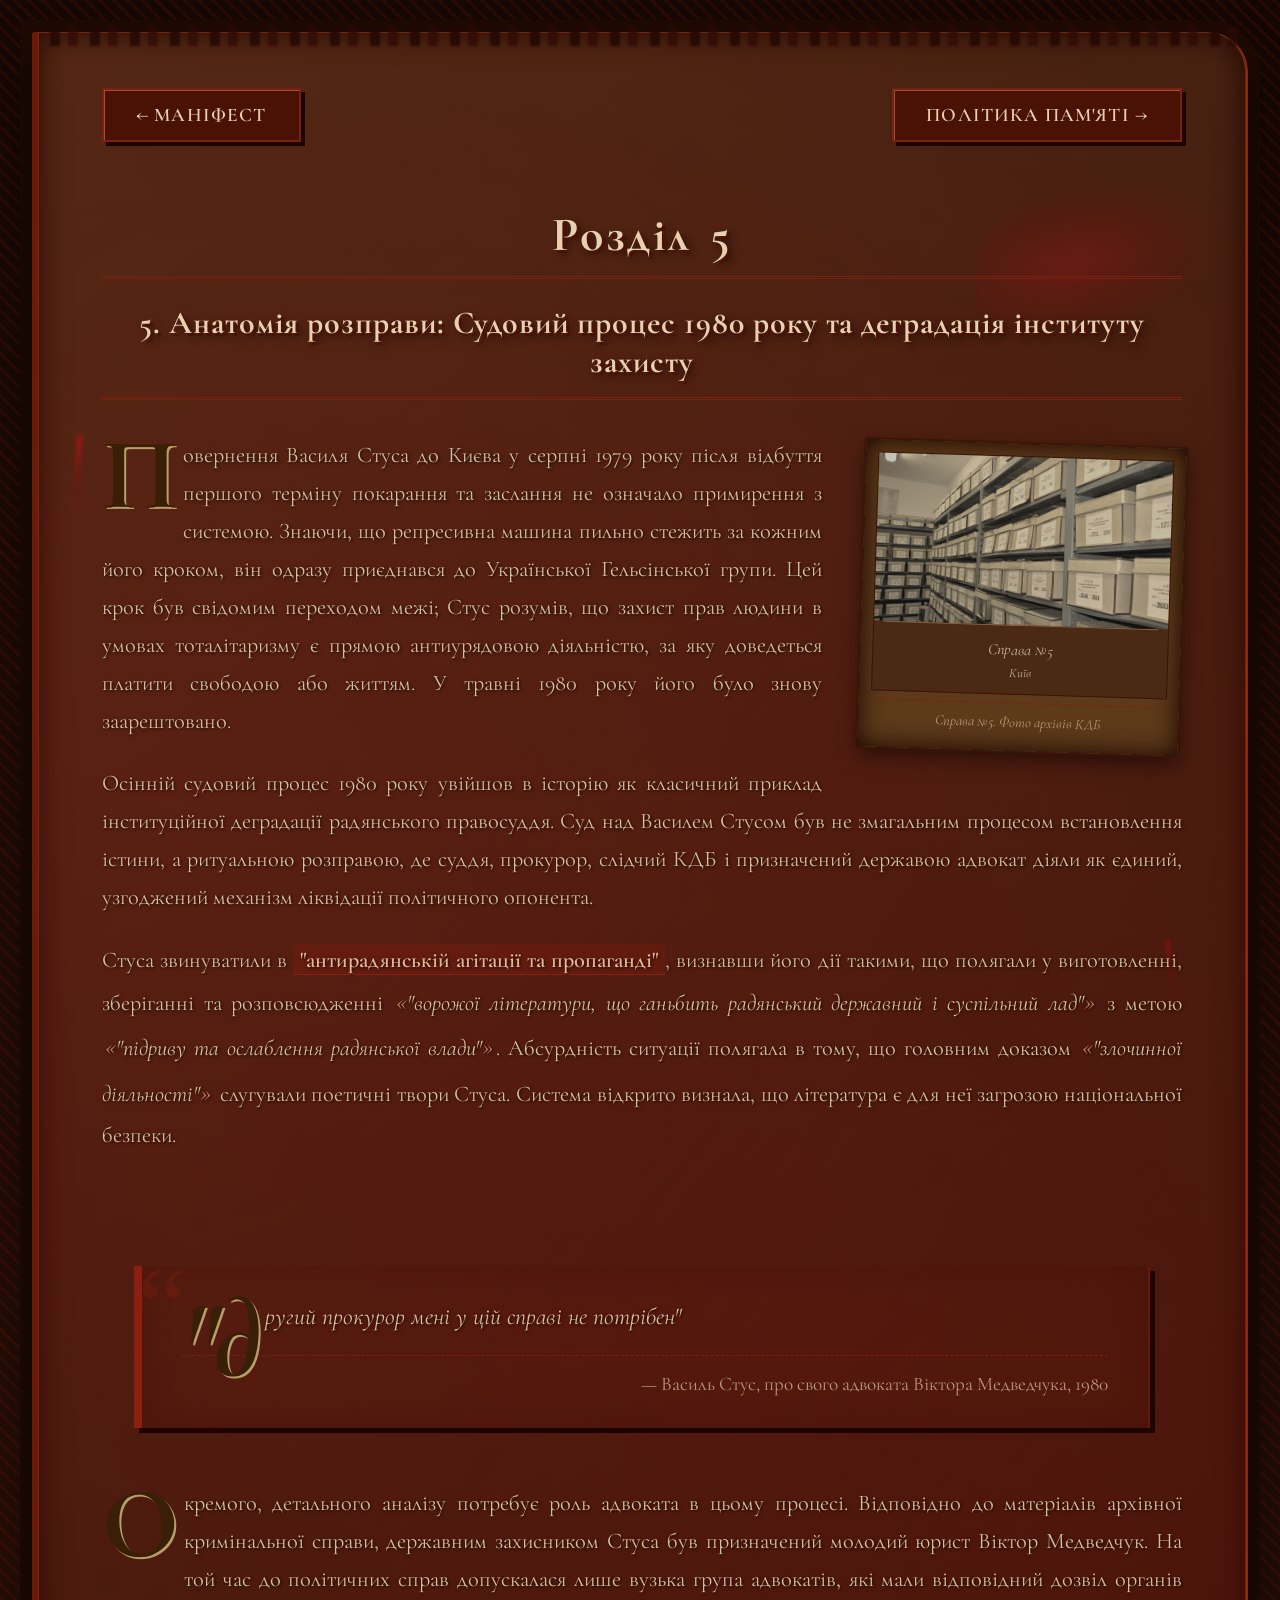
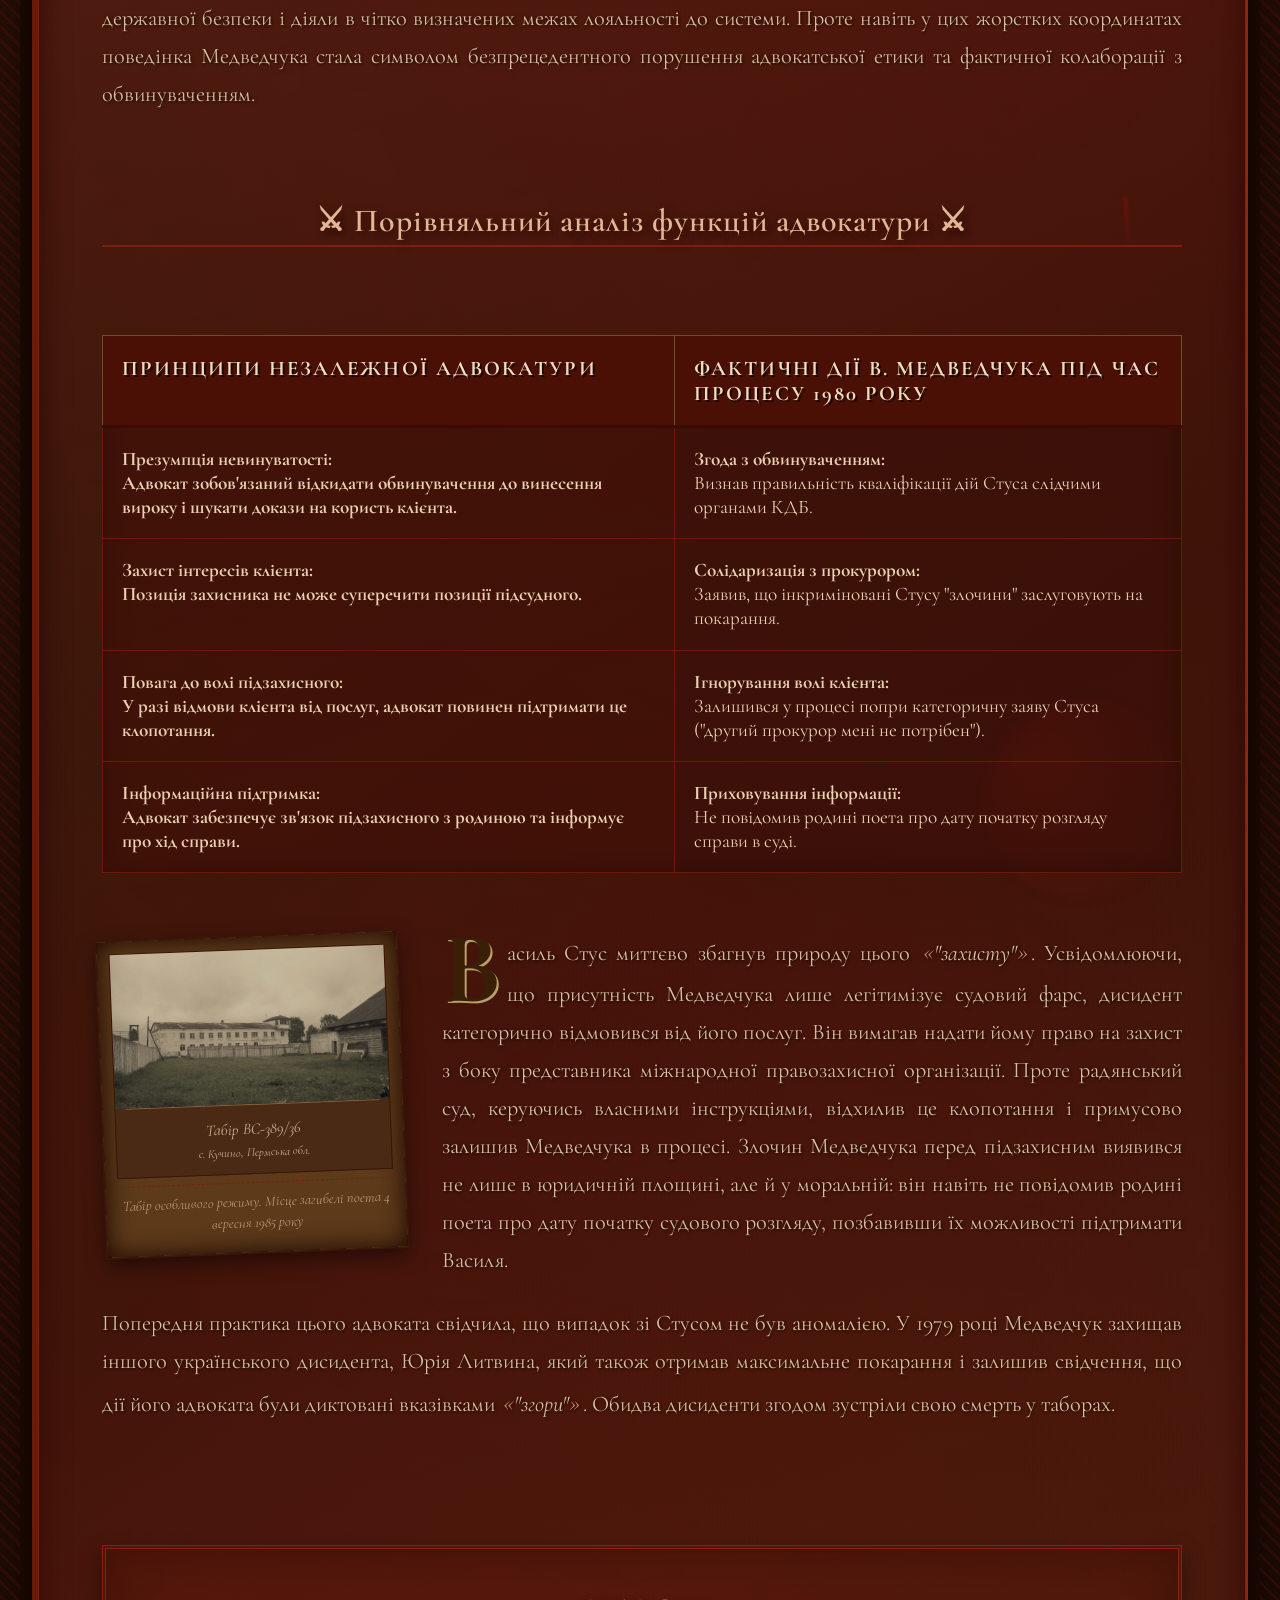
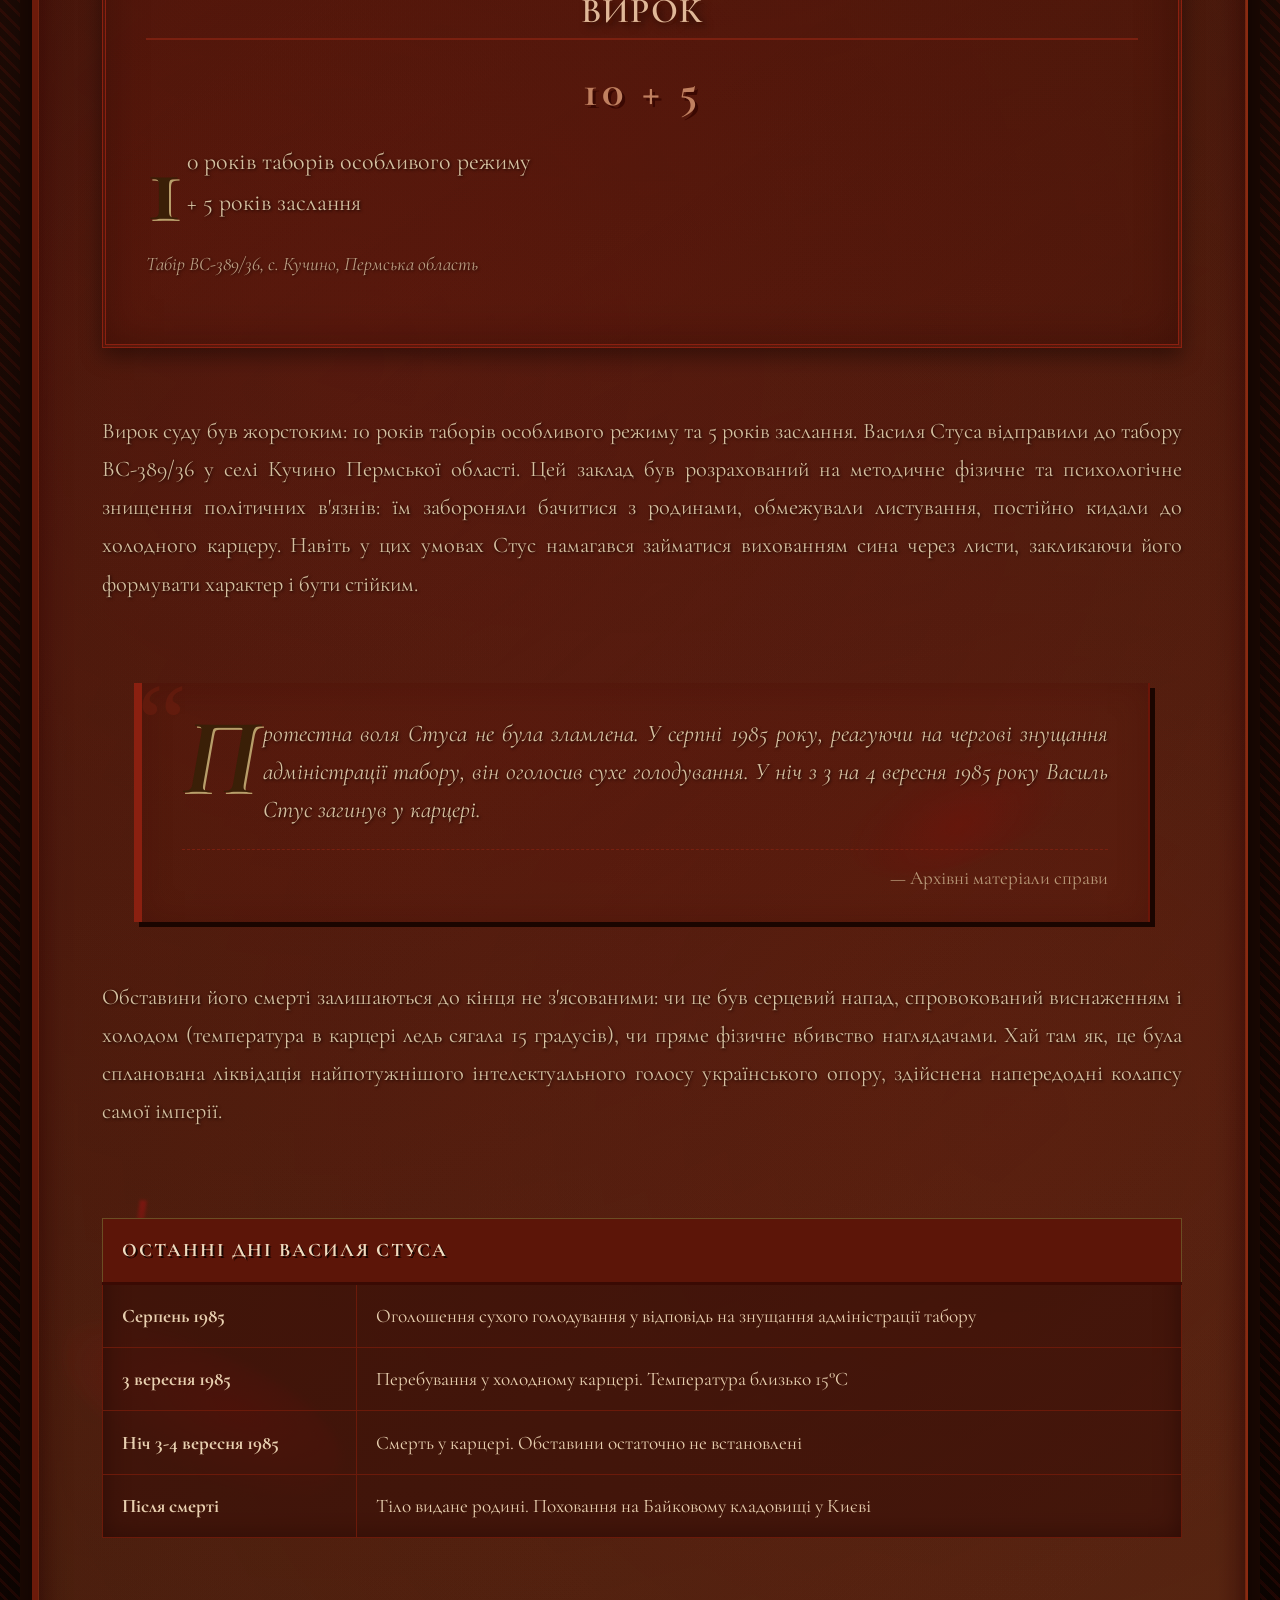
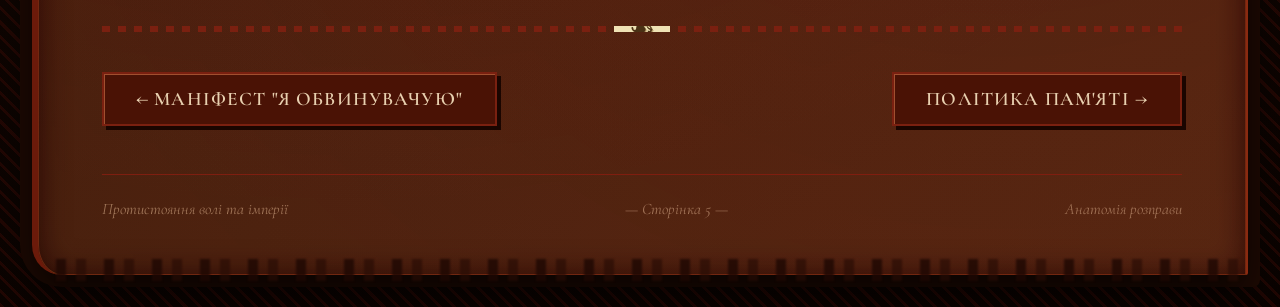
<file: court.html>
<!DOCTYPE html>
<html lang="uk">
<head>
  <meta charset="UTF-8">
  <meta name="viewport" content="width=device-width, initial-scale=1.0">
  <title>Судовий процес 1980 року — Василь Стус</title>
  <link rel="stylesheet" href="style.css">
  <style>
    /* Enhanced responsive styles */
    body {
      background: #1a0a05;
      background-image: 
        repeating-linear-gradient(45deg, 
          rgba(120, 20, 10, 0.2) 0px, 
          rgba(120, 20, 10, 0.2) 3px,
          transparent 3px, 
          transparent 10px
        ),
        radial-gradient(circle at 30% 40%, #2a1008 0%, #0a0301 100%);
      padding: 2rem 2rem;
    }
    
    .parchment-blood {
      max-width: 1400px;
      width: 100%;
      margin: 0 auto;
      background: linear-gradient(
        145deg,
        #4a2a14 0%,
        #3d2010 20%,
        #2c1508 50%,
        #3a1e0c 75%,
        #4e2a12 100%
      );
      padding: 3.5rem 4rem;
      box-shadow: 
        0 20px 40px rgba(0, 0, 0, 0.7),
        0 0 0 1px #6b2a10 inset,
        0 0 30px #1a0500 inset,
        0 0 0 12px #1f0a03,
        0 8px 0 0 #0a0200;
      border-radius: 2px 40px 2px 30px;
      position: relative;
      border-left: 6px solid #6b1a0a;
      border-right: 2px solid #8b2a10;
      color: #d4c4a2;
    }
    
    .parchment-blood::before {
      content: "";
      position: absolute;
      top: 0;
      left: 0;
      right: 0;
      bottom: 0;
      pointer-events: none;
      background: 
        radial-gradient(circle at 10% 15%, rgba(180, 25, 25, 0.18) 0%, transparent 35%),
        radial-gradient(circle at 90% 30%, rgba(150, 15, 15, 0.22) 0%, transparent 45%),
        radial-gradient(circle at 25% 70%, rgba(200, 30, 30, 0.15) 0%, transparent 40%),
        radial-gradient(circle at 80% 85%, rgba(160, 20, 20, 0.2) 0%, transparent 50%),
        radial-gradient(circle at 50% 50%, rgba(120, 10, 10, 0.12) 0%, transparent 60%);
      border-radius: inherit;
    }
    
    /* Content wrapper */
    .content-wrapper {
      display: flex;
      flex-direction: column;
      gap: 1rem;
      position: relative;
      z-index: 5;
    }
    
    /* Clearfix for floated sections */
    .clearfix::after {
      content: "";
      display: table;
      clear: both;
    }
    
    /* Section with right-floated image */
    .section-first {
      margin-bottom: 2rem;
    }
    
    .section-first::after {
      content: "";
      display: table;
      clear: both;
    }
    
    /* Section with left-floated image */
    .section-second {
      margin-bottom: 2rem;
    }
    
    .section-second::after {
      content: "";
      display: table;
      clear: both;
    }
    
    /* Photo frame styles */
    .photo-frame {
      background: #5c3a1a;
      padding: 12px 12px 18px;
      box-shadow: 0 0 0 2px #3a1508, 0 8px 20px rgba(0,0,0,0.5), inset 0 0 25px #1a0500;
      transition: transform 0.3s ease;
    }
    
    .photo-frame:hover {
      transform: rotate(0deg) scale(1.02) !important;
      box-shadow: 0 0 0 2px #3a1508, 0 12px 30px rgba(0,0,0,0.6), inset 0 0 25px #1a0500;
    }
    
    .photo-right {
      float: right;
      width: 320px;
      margin: 0.5rem 0 2rem 2.5rem;
      transform: rotate(1.8deg);
    }
    
    .photo-left {
      float: left;
      width: 300px;
      margin: 0.5rem 2.5rem 2rem 0;
      transform: rotate(-2.2deg);
    }
    
    .photo-inner {
      width: 100%;
      background: #4a2a15;
      border: 1px solid #3a1508;
      padding-bottom: 10px;
      text-align: center;
      color: #c8b090;
    }
    
    .photo-inner img {
      width: 100%;
      display: block;
      margin-bottom: 10px;
      border: none;
      box-shadow: none;
      margin: 0;
      filter: sepia(0.7) contrast(0.9) brightness(0.8);
    }
    
    .photo-caption-main {
      border-top: 1px solid #8b6040;
      margin: 0 10px;
      padding-top: 0.8rem;
      font-style: italic;
      line-height: 1.4;
    }
    
    .photo-caption-sub {
      margin-top: 8px;
      text-align: center;
      font-size: 0.9rem;
      font-style: italic;
      color: #b89878;
      border-top: 1px dashed #7a2010;
      padding-top: 8px;
      line-height: 1.5;
    }
    
    /* Heavy blood splatters */
    .blood-splatter-heavy {
      position: absolute;
      pointer-events: none;
      z-index: 1;
    }
    
    .splatter-1 {
      top: 3%;
      right: 2%;
      width: 250px;
      height: 150px;
      background: radial-gradient(ellipse at 40% 50%, rgba(160, 20, 20, 0.35) 0%, rgba(120, 10, 10, 0.18) 45%, transparent 75%);
      filter: blur(4px);
      transform: rotate(-12deg);
      border-radius: 50% 20% 60% 30%;
    }
    
    .splatter-2 {
      bottom: 8%;
      left: 1%;
      width: 300px;
      height: 120px;
      background: radial-gradient(ellipse at 60% 40%, rgba(180, 15, 15, 0.3) 0%, rgba(140, 20, 20, 0.15) 50%, transparent 80%);
      filter: blur(5px);
      transform: rotate(20deg);
      border-radius: 30% 60% 40% 70%;
    }
    
    .splatter-3 {
      top: 45%;
      right: 5%;
      width: 200px;
      height: 200px;
      background: radial-gradient(circle at 30% 30%, rgba(200, 25, 25, 0.25) 0%, rgba(150, 15, 15, 0.1) 50%, transparent 80%);
      filter: blur(6px);
      border-radius: 50%;
    }
    
    .splatter-4 {
      bottom: 20%;
      right: 15%;
      width: 220px;
      height: 100px;
      background: radial-gradient(ellipse at 50% 60%, rgba(140, 10, 10, 0.28) 0%, rgba(100, 10, 10, 0.12) 55%, transparent 85%);
      filter: blur(3px);
      transform: rotate(-25deg);
      border-radius: 40% 50% 30% 60%;
    }
    
    /* Blood drips */
    .blood-drip-heavy {
      position: absolute;
      pointer-events: none;
      z-index: 1;
    }
    
    .drip-1 {
      top: 8%;
      left: 3%;
      width: 6px;
      height: 100px;
      background: linear-gradient(to bottom, rgba(170, 20, 20, 0.7), rgba(130, 10, 10, 0.3), transparent);
      filter: blur(1.5px);
      transform: rotate(3deg);
      border-radius: 0 0 50% 50%;
    }
    
    .drip-2 {
      top: 18%;
      right: 6%;
      width: 5px;
      height: 80px;
      background: linear-gradient(to bottom, rgba(150, 15, 15, 0.6), rgba(110, 10, 10, 0.2), transparent);
      filter: blur(1.2px);
      transform: rotate(-6deg);
      border-radius: 0 0 40% 60%;
    }
    
    .drip-3 {
      bottom: 12%;
      left: 8%;
      width: 7px;
      height: 70px;
      background: linear-gradient(to bottom, rgba(160, 18, 18, 0.55), transparent);
      filter: blur(1.8px);
      transform: rotate(8deg);
    }
    
    .drip-4 {
      top: 35%;
      left: 90%;
      width: 4px;
      height: 55px;
      background: linear-gradient(to bottom, rgba(140, 12, 12, 0.5), transparent);
      filter: blur(1px);
      transform: rotate(-4deg);
    }
    
    /* Torn edges */
    .torn-edge-top-full {
      position: absolute;
      top: -6px;
      left: 0;
      right: 0;
      height: 20px;
      background: repeating-linear-gradient(
        90deg,
        transparent,
        transparent 12px,
        rgba(35, 8, 3, 0.85) 12px,
        rgba(35, 8, 3, 0.85) 22px,
        transparent 22px,
        transparent 30px,
        rgba(45, 10, 5, 0.7) 30px,
        rgba(45, 10, 5, 0.7) 40px,
        transparent 40px
      );
      filter: blur(1px);
      z-index: 2;
    }
    
    .torn-edge-bottom-full {
      position: absolute;
      bottom: -6px;
      left: 0;
      right: 0;
      height: 22px;
      background: repeating-linear-gradient(
        90deg,
        transparent,
        transparent 18px,
        rgba(30, 8, 3, 0.8) 18px,
        rgba(30, 8, 3, 0.8) 28px,
        transparent 28px,
        transparent 38px,
        rgba(40, 12, 5, 0.65) 38px,
        rgba(40, 12, 5, 0.65) 48px,
        transparent 48px
      );
      filter: blur(1.2px);
      z-index: 2;
    }
    
    /* Typography */
    .parchment-blood h1,
    .parchment-blood h2,
    .parchment-blood h3,
    .parchment-blood h4,
    .parchment-blood h5,
    .parchment-blood h6 {
      color: #e8d0b0 !important;
      text-shadow: 3px 3px 0 #4a1205, 4px 4px 8px rgba(0,0,0,0.6) !important;
      border-bottom-color: #7a2010 !important;
    }
    
    .parchment-blood p {
      color: #d4c0a0 !important;
      text-shadow: 1px 1px 3px #1a0500 !important;
      font-size: 1.4rem;
      line-height: 1.7;
      margin-bottom: 1.5rem;
    }
    
    /* Table styling */
    .parchment-blood table {
      background: rgba(80, 20, 8, 0.3);
      box-shadow: inset 0 0 25px #2a0a03;
      border-color: #7a2010;
      margin: 2.5rem 0;
      font-size: 1.2rem;
    }
    
    .parchment-blood th {
      background: #5c1508;
      color: #f0dcc0;
      border-bottom: 3px solid #3a0a03;
      text-shadow: 2px 2px 0 #1a0500;
      text-transform: uppercase;
      letter-spacing: 0.1em;
      padding: 1.2rem;
      font-size: 1.2rem;
    }
    
    .parchment-blood td {
      background: rgba(50, 15, 8, 0.5);
      color: #e8d0b0;
      border-color: #6b1a0a;
      padding: 1.2rem;
      vertical-align: top;
    }
    
    /* Comparison table */
    .comparison-blood {
      width: 100%;
      border-collapse: collapse;
      margin: 3rem 0;
    }
    
    .comparison-blood th {
      background: #4a1005;
      padding: 1.2rem;
      font-size: 1.3rem;
    }
    
    .comparison-blood td {
      padding: 1.2rem;
    }
    
    .comparison-blood tr td:first-child {
      font-weight: 700;
      background: rgba(60, 15, 8, 0.6);
    }
    
    /* Blood quote */
    .blood-quote {
      margin: 2.5rem 2rem;
      padding: 2rem 2.5rem;
      background: rgba(100, 20, 10, 0.15);
      border-left: 8px solid #8b2010;
      border-right: 2px solid #6b1508;
      box-shadow: inset 0 0 30px rgba(60, 10, 5, 0.3), 5px 5px 0 #1a0500;
      position: relative;
    }
    
    .blood-quote::before {
      content: "“";
      font-size: 7rem;
      position: absolute;
      left: -0.3rem;
      top: -1.5rem;
      color: #7a2010;
      opacity: 0.4;
      font-family: 'Times New Roman', serif;
    }
    
    .blood-quote p {
      margin: 0;
      font-size: 1.5rem;
      line-height: 1.6;
      font-style: italic;
    }
    
    .quote-attribution-blood {
      margin-top: 1.2rem;
      text-align: right;
      color: #b89878;
      border-top: 1px dashed #7a2010;
      padding-top: 1rem;
      font-size: 1.2rem;
    }
    
    /* Verdict box */
    .verdict-box {
      margin: 3rem 0;
      padding: 2.5rem;
      background: linear-gradient(145deg, rgba(120, 25, 10, 0.2), rgba(80, 15, 5, 0.25));
      border: 4px double #8b2010;
      box-shadow: inset 0 0 40px rgba(40, 8, 3, 0.4), 0 8px 20px rgba(0,0,0,0.4);
      text-align: center;
    }
    
    .verdict-box h3 {
      margin-top: 0;
      color: #e0b898 !important;
      font-size: 2.2rem;
    }
    
    .verdict-text {
      font-size: 2.8rem;
      font-weight: 700;
      color: #c08060;
      text-shadow: 3px 3px 0 #3a0802;
      letter-spacing: 0.1em;
      margin: 1.5rem 0;
    }
    
    /* Navigation buttons */
    .nav-button-blood {
      display: inline-block;
      padding: 0.8rem 2rem;
      background: #4a1205 !important;
      color: #e8d0b0 !important;
      text-decoration: none;
      font-size: 1.2rem;
      font-weight: 600;
      letter-spacing: 0.06em;
      border: 2px solid #7a2010 !important;
      box-shadow: 4px 4px 0 #1a0500, inset 1px 1px 0 #a05030 !important;
      text-transform: uppercase;
      transition: all 0.15s ease;
    }
    
    .nav-button-blood:hover {
      background: #5c1508 !important;
      box-shadow: 3px 3px 0 #1a0500, inset 1px 1px 0 #b06040 !important;
      transform: translate(-1px, -1px);
    }
    
    /* Highlight text */
    .highlight-blood {
      background: rgba(140, 25, 10, 0.25);
      padding: 0.1rem 0.4rem;
      border-bottom: 1px solid #8b2010;
      font-weight: 600;
      color: #e0b898;
    }
    
    /* Inline quote */
    .inline-quote {
      font-style: italic;
      quotes: "«" "»" "„" "“";
      padding: 0 0.2rem;
    }
    
    .inline-quote::before {
      content: "«";
      font-size: 1.2em;
      color: #c08060;
    }
    
    .inline-quote::after {
      content: "»";
      font-size: 1.2em;
      color: #c08060;
    }
    
    /* Footer */
    .footer-blood {
      margin-top: 3rem;
      padding-top: 1.5rem;
      text-align: center;
      border-top: 1px solid #7a2010;
      font-size: 1rem;
      color: #a08060;
      font-style: italic;
      display: flex;
      justify-content: space-between;
      align-items: center;
      flex-wrap: wrap;
      gap: 1rem;
    }
    
    /* Responsive adjustments */
    @media (max-width: 900px) {
      body {
        padding: 1rem;
      }
      
      .parchment-blood {
        padding: 2rem 2rem;
      }
      
      .photo-right,
      .photo-left {
        float: none;
        width: 100%;
        max-width: 350px;
        margin: 2rem auto;
        display: block;
      }
      
      .parchment-blood p {
        font-size: 1.2rem;
      }
      
      h1 {
        font-size: 2.5rem !important;
      }
      
      .blood-quote {
        margin: 2rem 1rem;
        padding: 1.5rem;
      }
      
      .blood-quote p {
        font-size: 1.3rem;
      }
      
      .verdict-text {
        font-size: 2.2rem;
      }
    }
    
    @media (min-width: 1600px) {
      .parchment-blood {
        max-width: 1600px;
        padding: 4rem 5rem;
      }
      
      .photo-right {
        width: 380px;
      }
      
      .photo-left {
        width: 350px;
      }
      
      .parchment-blood p {
        font-size: 1.5rem;
      }
      
      .blood-quote p {
        font-size: 1.7rem;
      }
    }
  </style>
</head>
<body>
  <div class="parchment-blood">
    
    <!-- Blood splatters -->
    <div class="blood-splatter-heavy splatter-1"></div>
    <div class="blood-splatter-heavy splatter-2"></div>
    <div class="blood-splatter-heavy splatter-3"></div>
    <div class="blood-splatter-heavy splatter-4"></div>
    
    <!-- Blood drips -->
    <div class="blood-drip-heavy drip-1"></div>
    <div class="blood-drip-heavy drip-2"></div>
    <div class="blood-drip-heavy drip-3"></div>
    <div class="blood-drip-heavy drip-4"></div>
    
    <!-- Torn edges -->
    <div class="torn-edge-top-full"></div>
    <div class="torn-edge-bottom-full"></div>
    
    <!-- Content wrapper -->
    <div class="content-wrapper">
      
      <!-- Top Navigation -->
      <div style="display: flex; justify-content: space-between; align-items: center; margin-bottom: 2.5rem; flex-wrap: wrap; gap: 1rem;">
        <a href="manifest.html" class="nav-button-blood">← Маніфест</a>
        <a href="modernity.html" class="nav-button-blood">Політика пам'яті →</a>
      </div>
      
      <!-- Chapter heading -->
      <h1 style="font-size: 3rem; margin-bottom: 0.5rem;">Розділ 5</h1>
      <h2 style="margin-top: 0; border-bottom: 3px double #7a2010; text-align: center; padding-bottom: 1rem; color: #e8d0b0 !important; font-size: 2rem;">
        5. Анатомія розправи: Судовий процес 1980 року та деградація інституту захисту
      </h2>
      
      <!-- First section with right-aligned photo (Courtroom) -->
      <div class="section-first clearfix">
        
        <!-- Photo: Courtroom (Right) -->
        <div class="photo-frame photo-right">
          <div class="photo-inner">
            <img src="court.jpg" alt="Судовий процес над Василем Стусом, Київ 1980">
            <div class="photo-caption-main">
              Справа №5<br>
              <span style="font-size: 0.8rem;">Київ</span>
            </div>
          </div>
          <div class="photo-caption-sub">
            Справа №5. Фото архівів КДБ
          </div>
        </div>
        
        <!-- Text content -->
        <p style="margin-top: 0;">Повернення Василя Стуса до Києва у серпні 1979 року після відбуття першого терміну покарання та заслання не означало примирення з системою. Знаючи, що репресивна машина пильно стежить за кожним його кроком, він одразу приєднався до Української Гельсінської групи. Цей крок був свідомим переходом межі; Стус розумів, що захист прав людини в умовах тоталітаризму є прямою антиурядовою діяльністю, за яку доведеться платити свободою або життям. У травні 1980 року його було знову заарештовано.</p>
        
        <p>Осінній судовий процес 1980 року увійшов в історію як класичний приклад інституційної деградації радянського правосуддя. Суд над Василем Стусом був не змагальним процесом встановлення істини, а ритуальною розправою, де суддя, прокурор, слідчий КДБ і призначений державою адвокат діяли як єдиний, узгоджений механізм ліквідації політичного опонента.</p>
        
        <p>Стуса звинуватили в <span class="highlight-blood">"антирадянській агітації та пропаганді"</span>, визнавши його дії такими, що полягали у виготовленні, зберіганні та розповсюдженні <span class="inline-quote">"ворожої літератури, що ганьбить радянський державний і суспільний лад"</span> з метою <span class="inline-quote">"підриву та ослаблення радянської влади"</span>. Абсурдність ситуації полягала в тому, що головним доказом <span class="inline-quote">"злочинної діяльності"</span> слугували поетичні твори Стуса. Система відкрито визнала, що література є для неї загрозою національної безпеки.</p>
        
      </div>
      
      <!-- Key quote about Medvedchuk -->
      <div class="blood-quote">
        <p>"другий прокурор мені у цій справі не потрібен"</p>
        <div class="quote-attribution-blood">— Василь Стус, про свого адвоката Віктора Медведчука, 1980</div>
      </div>
      
      <p>Окремого, детального аналізу потребує роль адвоката в цьому процесі. Відповідно до матеріалів архівної кримінальної справи, державним захисником Стуса був призначений молодий юрист Віктор Медведчук. На той час до політичних справ допускалася лише вузька група адвокатів, які мали відповідний дозвіл органів державної безпеки і діяли в чітко визначених межах лояльності до системи. Проте навіть у цих жорстких координатах поведінка Медведчука стала символом безпрецедентного порушення адвокатської етики та фактичної колаборації з обвинуваченням.</p>
      
      <!-- Comparison Table -->
      <h3 style="text-align: center; margin: 3rem 0 2rem; color: #e0b898 !important; font-size: 2rem;">
        ⚔ Порівняльний аналіз функцій адвокатури ⚔
      </h3>
      
      <table class="comparison-blood">
        <thead>
          <tr>
            <th>Принципи незалежної адвокатури</th>
            <th>Фактичні дії В. Медведчука під час процесу 1980 року</th>
          </tr>
        </thead>
        <tbody>
          <tr>
            <td><strong>Презумпція невинуватості:</strong><br>Адвокат зобов'язаний відкидати обвинувачення до винесення вироку і шукати докази на користь клієнта.</td>
            <td><strong>Згода з обвинуваченням:</strong><br>Визнав правильність кваліфікації дій Стуса слідчими органами КДБ.</td>
          </tr>
          <tr>
            <td><strong>Захист інтересів клієнта:</strong><br>Позиція захисника не може суперечити позиції підсудного.</td>
            <td><strong>Солідаризація з прокурором:</strong><br>Заявив, що інкриміновані Стусу "злочини" заслуговують на покарання.</td>
          </tr>
          <tr>
            <td><strong>Повага до волі підзахисного:</strong><br>У разі відмови клієнта від послуг, адвокат повинен підтримати це клопотання.</td>
            <td><strong>Ігнорування волі клієнта:</strong><br>Залишився у процесі попри категоричну заяву Стуса ("другий прокурор мені не потрібен").</td>
          </tr>
          <tr>
            <td><strong>Інформаційна підтримка:</strong><br>Адвокат забезпечує зв'язок підзахисного з родиною та інформує про хід справи.</td>
            <td><strong>Приховування інформації:</strong><br>Не повідомив родині поета про дату початку розгляду справи в суді.</td>
          </tr>
        </tbody>
      </table>
      
      <!-- Second section with left-aligned photo (Perm Camp) -->
      <div class="section-second clearfix">
        
        <!-- Photo: Perm Camp (Left) -->
        <div class="photo-frame photo-left">
          <div class="photo-inner">
            <img src="perm.jpg" alt="Табір особливого режиму ВС-389/36 у селі Кучино, Пермська область">
            <div class="photo-caption-main">
              Табір ВС-389/36<br>
              <span style="font-size: 0.75rem;">с. Кучино, Пермська обл.</span>
            </div>
          </div>
          <div class="photo-caption-sub">
            Табір особливого режиму. Місце загибелі поета 4 вересня 1985 року
          </div>
        </div>
        
        <p>Василь Стус миттєво збагнув природу цього <span class="inline-quote">"захисту"</span>. Усвідомлюючи, що присутність Медведчука лише легітимізує судовий фарс, дисидент категорично відмовився від його послуг. Він вимагав надати йому право на захист з боку представника міжнародної правозахисної організації. Проте радянський суд, керуючись власними інструкціями, відхилив це клопотання і примусово залишив Медведчука в процесі. Злочин Медведчука перед підзахисним виявився не лише в юридичній площині, але й у моральній: він навіть не повідомив родині поета про дату початку судового розгляду, позбавивши їх можливості підтримати Василя.</p>
        
        <p>Попередня практика цього адвоката свідчила, що випадок зі Стусом не був аномалією. У 1979 році Медведчук захищав іншого українського дисидента, Юрія Литвина, який також отримав максимальне покарання і залишив свідчення, що дії його адвоката були диктовані вказівками <span class="inline-quote">"згори"</span>. Обидва дисиденти згодом зустріли свою смерть у таборах.</p>
        
      </div>
      
      <!-- Verdict box -->
      <div class="verdict-box">
        <h3>ВИРОК</h3>
        <div class="verdict-text">10 + 5</div>
        <p style="font-size: 1.5rem; margin-bottom: 0.5rem;">10 років таборів особливого режиму<br>+ 5 років заслання</p>
        <p style="margin-top: 1.5rem; font-style: italic; opacity: 0.8; font-size: 1.2rem;">Табір ВС-389/36, с. Кучино, Пермська область</p>
      </div>
      
      <p>Вирок суду був жорстоким: 10 років таборів особливого режиму та 5 років заслання. Василя Стуса відправили до табору ВС-389/36 у селі Кучино Пермської області. Цей заклад був розрахований на методичне фізичне та психологічне знищення політичних в'язнів: їм забороняли бачитися з родинами, обмежували листування, постійно кидали до холодного карцеру. Навіть у цих умовах Стус намагався займатися вихованням сина через листи, закликаючи його формувати характер і бути стійким.</p>
      
      <!-- Final quote about death -->
      <div class="blood-quote" style="margin-top: 2.5rem;">
        <p>Протестна воля Стуса не була зламлена. У серпні 1985 року, реагуючи на чергові знущання адміністрації табору, він оголосив сухе голодування. У ніч з 3 на 4 вересня 1985 року Василь Стус загинув у карцері.</p>
        <div class="quote-attribution-blood">— Архівні матеріали справи</div>
      </div>
      
      <p>Обставини його смерті залишаються до кінця не з'ясованими: чи це був серцевий напад, спровокований виснаженням і холодом (температура в карцері ледь сягала 15 градусів), чи пряме фізичне вбивство наглядачами. Хай там як, це була спланована ліквідація найпотужнішого інтелектуального голосу українського опору, здійснена напередодні колапсу самої імперії.</p>
      
      <!-- Timeline of final days -->
      <table style="margin: 3rem 0;">
        <thead>
          <tr>
            <th colspan="2">Останні дні Василя Стуса</th>
          </tr>
        </thead>
        <tbody>
          <tr>
            <td><strong>Серпень 1985</strong></td>
            <td>Оголошення сухого голодування у відповідь на знущання адміністрації табору</td>
          </tr>
          <tr>
            <td><strong>3 вересня 1985</strong></td>
            <td>Перебування у холодному карцері. Температура близько 15°C</td>
          </tr>
          <tr>
            <td><strong>Ніч 3-4 вересня 1985</strong></td>
            <td>Смерть у карцері. Обставини остаточно не встановлені</td>
          </tr>
          <tr>
            <td><strong>Після смерті</strong></td>
            <td>Тіло видане родині. Поховання на Байковому кладовищі у Києві</td>
          </tr>
        </tbody>
      </table>
      
    </div>
    
    <hr style="border-color: #7a2010; background: repeating-linear-gradient(90deg, #7a2010, #7a2010 8px, transparent 8px, transparent 16px); margin: 2.5rem 0;">
    
    <!-- Bottom navigation -->
    <div style="display: flex; justify-content: space-between; align-items: center; margin-top: 2rem; flex-wrap: wrap; gap: 1rem; position: relative; z-index: 5;">
      <a href="manifest.html" class="nav-button-blood">← Маніфест "Я обвинувачую"</a>
      <a href="modernity.html" class="nav-button-blood">Політика пам'яті →</a>
    </div>
    
    <!-- Footer -->
    <div class="footer-blood">
      <span>Протистояння волі та імперії</span>
      <span>— Сторінка 5 —</span>
      <span>Анатомія розправи</span>
    </div>
    
  </div>
</body>
</html>
</file>
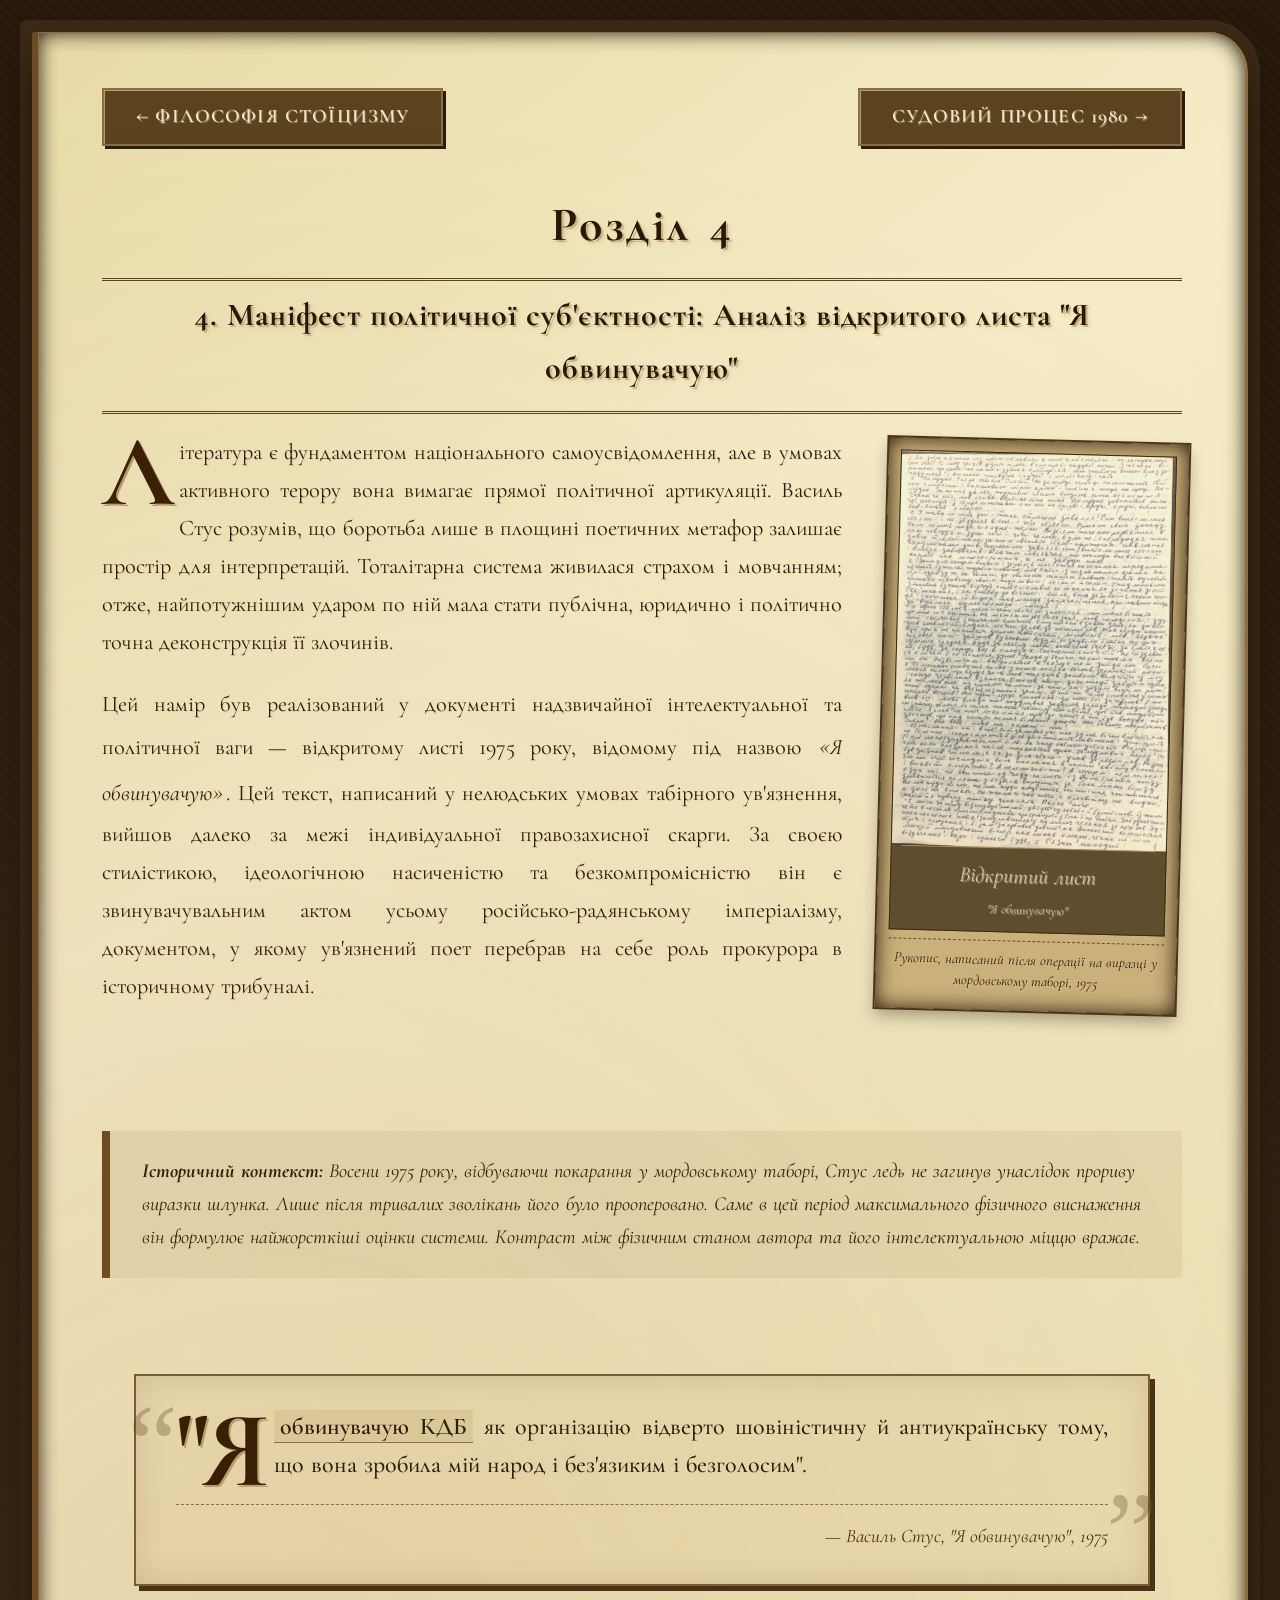
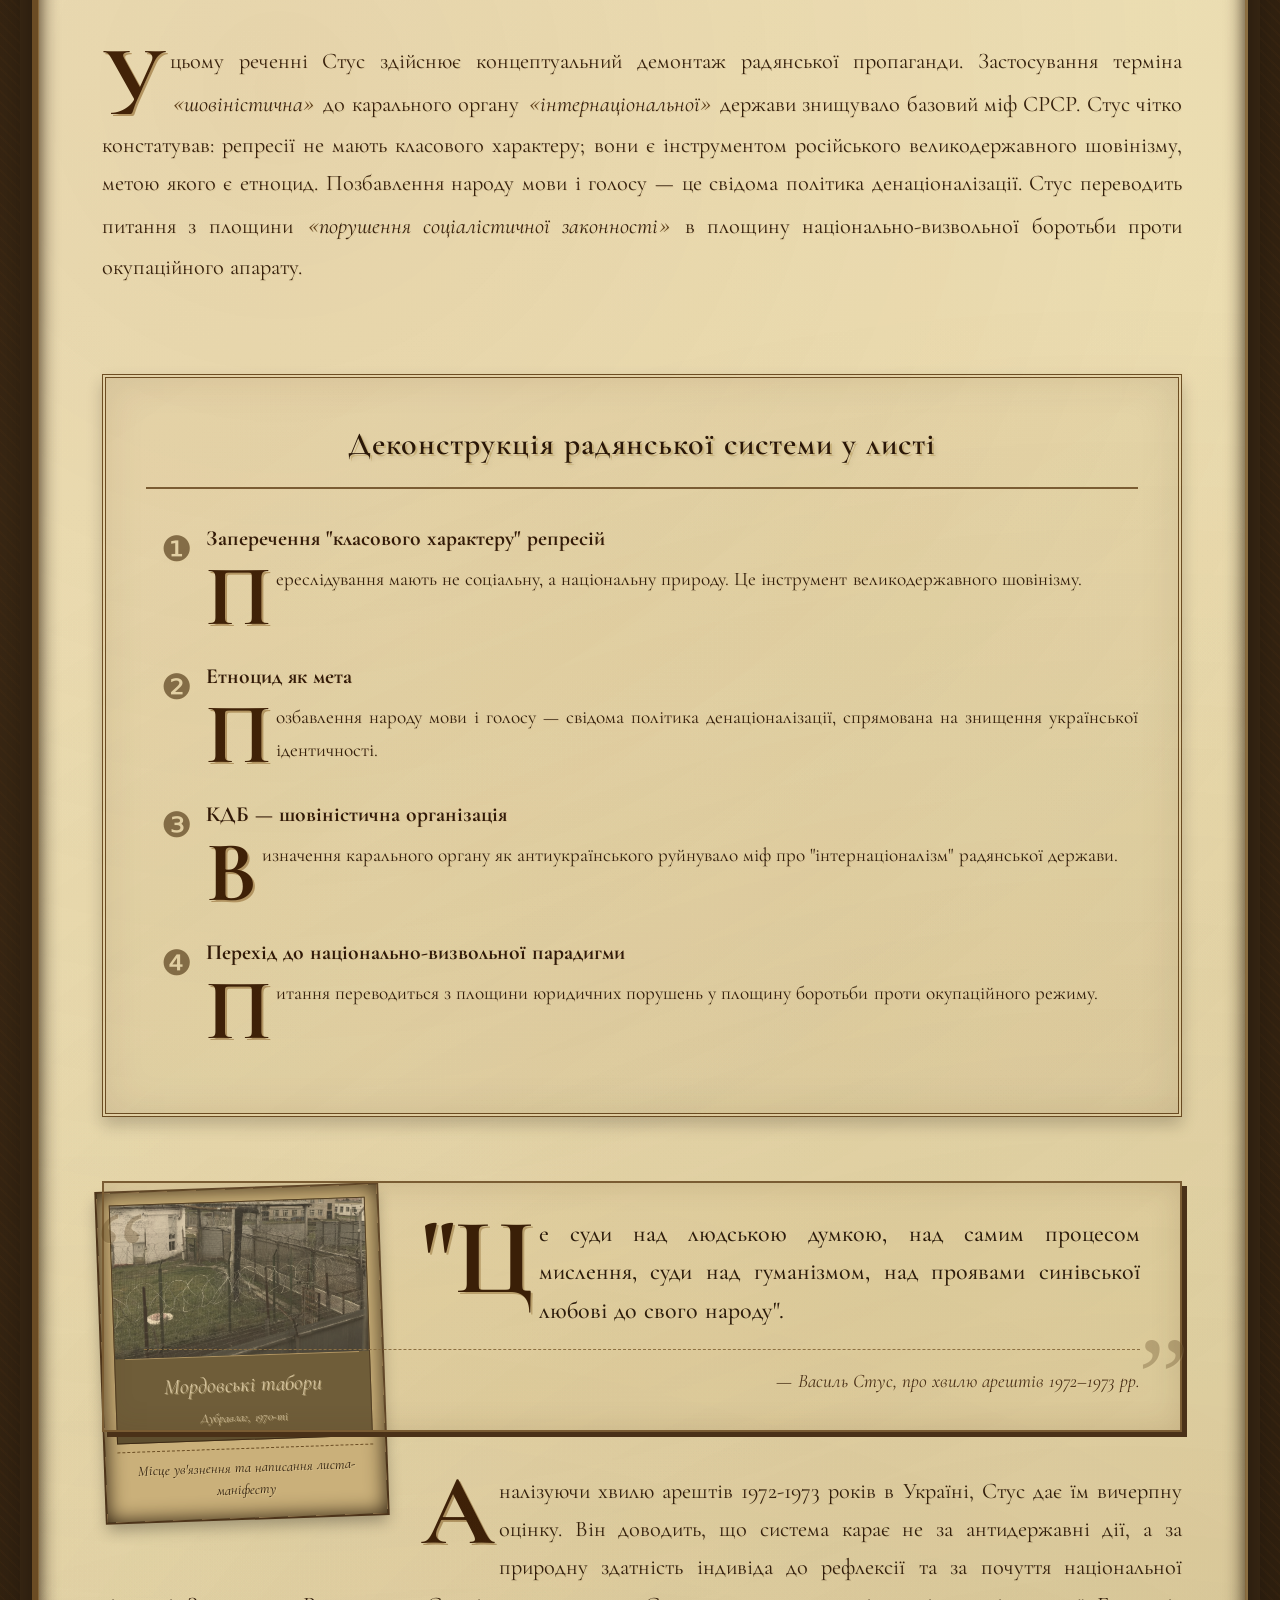
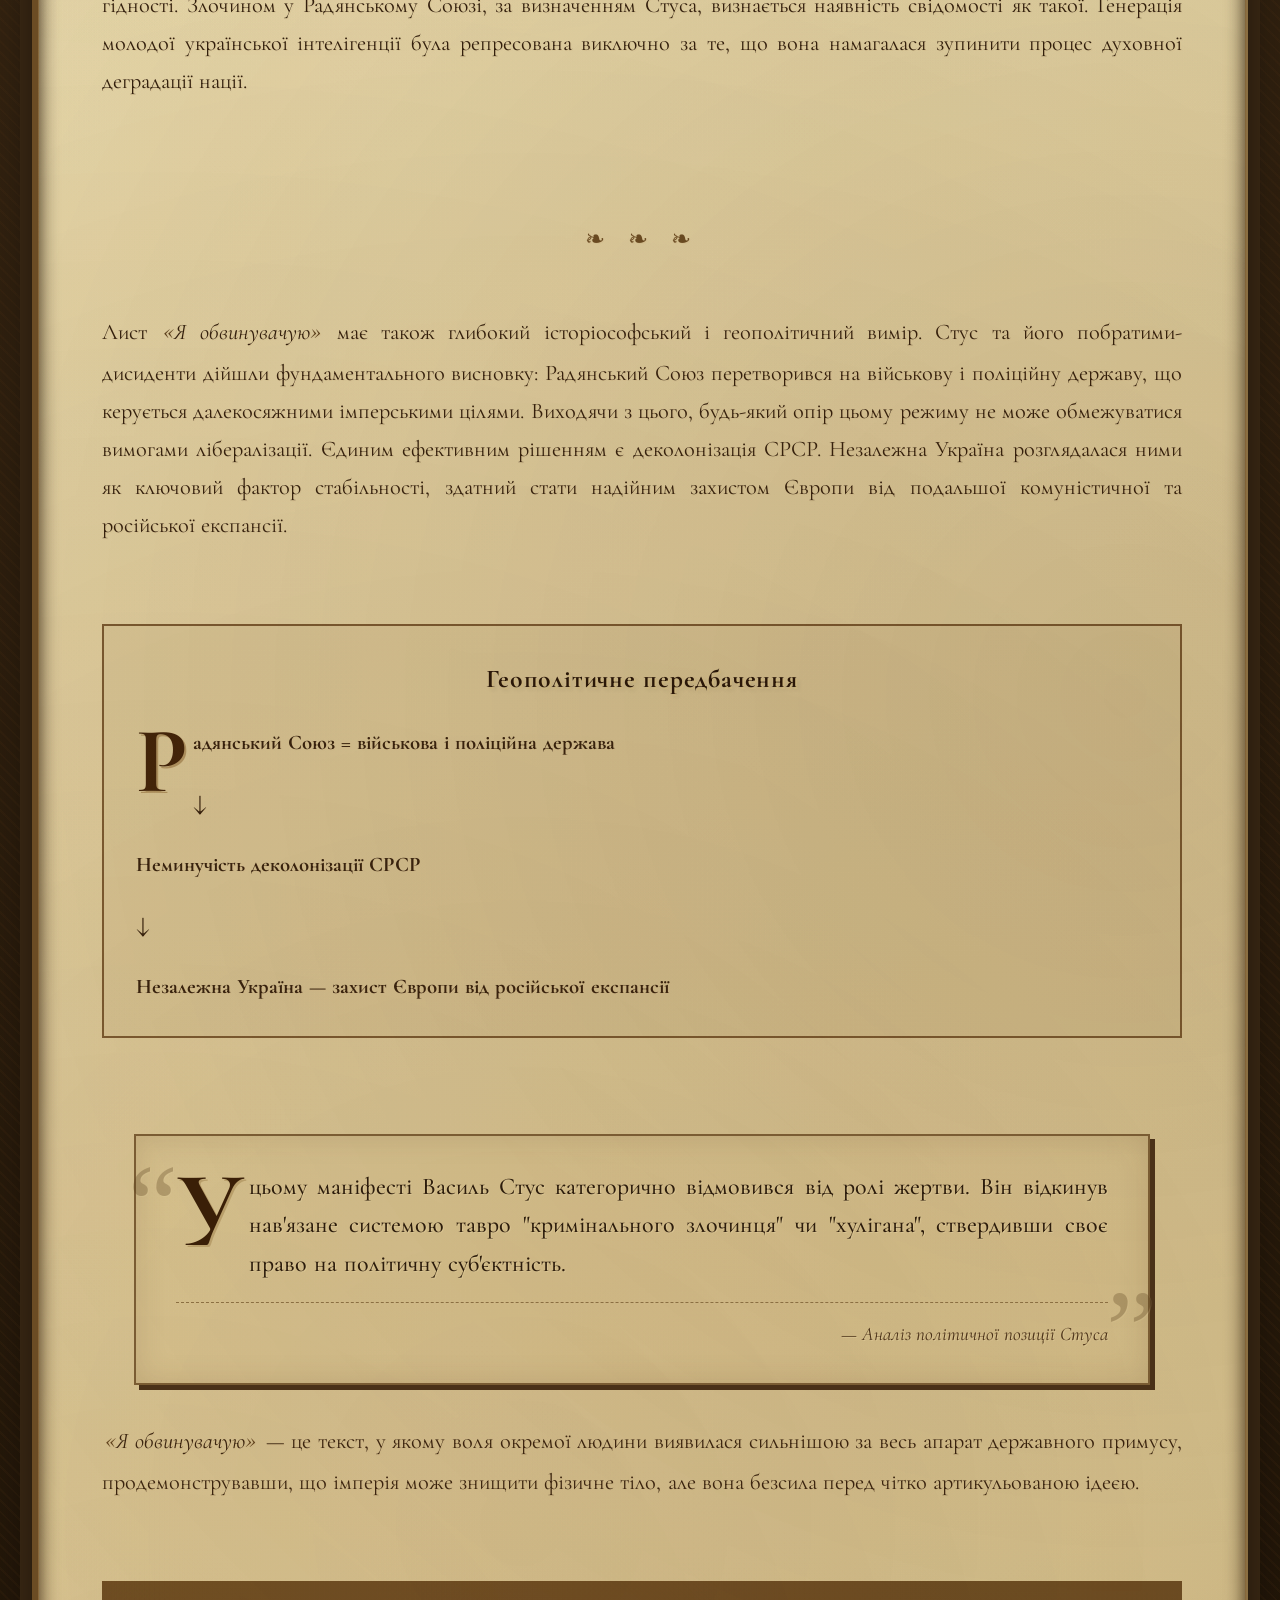
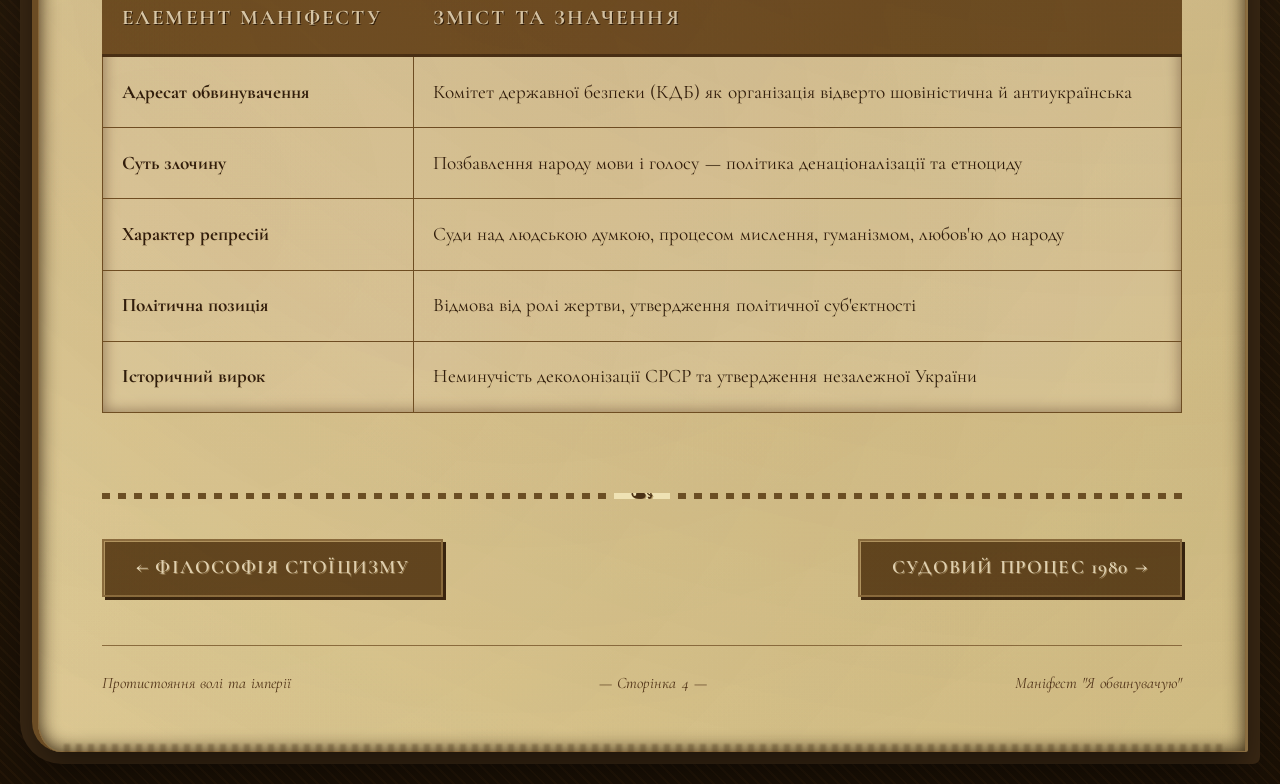
<file: manifest.html>
<!DOCTYPE html>
<html lang="uk">
<head>
  <meta charset="UTF-8">
  <meta name="viewport" content="width=device-width, initial-scale=1.0">
  <title>Маніфест "Я обвинувачую" — Василь Стус</title>
  <link rel="stylesheet" href="style.css">
  <style>
    /* Enhanced responsive styles */
    body {
      padding: 2rem 2rem;
    }
    
    .parchment {
      max-width: 1400px;
      width: 100%;
      padding: 3.5rem 4rem;
    }
    
    /* Content wrapper */
    .content-wrapper {
      display: flex;
      flex-direction: column;
      gap: 1rem;
    }
    
    /* Clearfix for floated sections */
    .clearfix::after {
      content: "";
      display: table;
      clear: both;
    }
    
    /* Section with right-floated image */
    .section-first {
      margin-bottom: 2rem;
    }
    
    .section-first::after {
      content: "";
      display: table;
      clear: both;
    }
    
    /* Section with left-floated image */
    .section-second {
      margin-bottom: 2rem;
    }
    
    .section-second::after {
      content: "";
      display: table;
      clear: both;
    }
    
    /* Photo frame styles */
    .photo-frame {
      background: #cab07a;
      padding: 12px 12px 18px;
      box-shadow: 0 0 0 2px #4d341a, 0 8px 15px rgba(0,0,0,0.3), inset 0 0 20px #281a0a;
      transition: transform 0.3s ease;
    }
    
    .photo-frame:hover {
      transform: rotate(0deg) scale(1.02) !important;
      box-shadow: 0 0 0 2px #4d341a, 0 12px 25px rgba(0,0,0,0.4), inset 0 0 20px #281a0a;
    }
    
    .photo-right {
      float: right;
      width: 300px;
      margin: 0.5rem 0 2rem 2.5rem;
      transform: rotate(1.5deg);
    }
    
    .photo-left {
      float: left;
      width: 280px;
      margin: 0.5rem 2.5rem 2rem 0;
      transform: rotate(-2deg);
    }
    
    .photo-inner {
      width: 100%;
      background: #5e4e2e;
      border: 1px solid #3d2a15;
      padding-bottom: 10px;
      text-align: center;
      color: #d4c4a2;
    }
    
    .photo-inner img {
      width: 100%;
      display: block;
      margin-bottom: 10px;
      border: none;
      box-shadow: none;
      margin: 0;
      filter: sepia(0.5) contrast(0.9);
    }
    
    .photo-caption-main {
      border-top: 1px solid #aa8e5e;
      margin: 0 10px;
      padding-top: 0.8rem;
      font-style: italic;
      line-height: 1.4;
    }
    
    .photo-caption-sub {
      margin-top: 8px;
      text-align: center;
      font-size: 0.9rem;
      font-style: italic;
      color: #2c1c0c;
      border-top: 1px dashed #6b4e24;
      padding-top: 8px;
      line-height: 1.5;
    }
    
    /* Text paragraphs */
    .parchment p {
      font-size: 1.4rem;
      line-height: 1.7;
      margin-bottom: 1.5rem;
    }
    
    /* Navigation buttons */
    .nav-button {
      display: inline-block;
      padding: 0.7rem 2rem;
      background: #5c431f;
      color: #efe6c9;
      text-decoration: none;
      font-size: 1.2rem;
      font-weight: 600;
      letter-spacing: 0.06em;
      border: 2px solid #8b6f42;
      box-shadow: 3px 3px 0 #2d1d0c, inset 1px 1px 0 #b89e6a;
      text-transform: uppercase;
      transition: all 0.15s ease;
    }
    
    .nav-button:hover {
      background: #6b4e24;
      box-shadow: 4px 4px 0 #2d1d0c, inset 1px 1px 0 #c9a86c;
      transform: translate(-1px, -1px);
    }
    
    /* Manifest quote styling */
    .manifest-quote {
      margin: 2.5rem 2rem;
      padding: 2rem 2.5rem;
      background: rgba(210, 180, 120, 0.15);
      border: 2px solid #7a5c33;
      box-shadow: 
        inset 0 0 30px rgba(80, 50, 20, 0.15),
        5px 5px 0 #4a3118;
      position: relative;
      font-style: normal;
    }
    
    .manifest-quote::before {
      content: "“";
      font-size: 7rem;
      position: absolute;
      left: -0.5rem;
      top: -1.5rem;
      color: #5c431f;
      opacity: 0.3;
      font-family: 'Times New Roman', serif;
    }
    
    .manifest-quote::after {
      content: "”";
      font-size: 7rem;
      position: absolute;
      right: -0.5rem;
      bottom: -2.5rem;
      color: #5c431f;
      opacity: 0.3;
      font-family: 'Times New Roman', serif;
    }
    
    .manifest-quote p {
      margin: 0;
      font-size: 1.5rem;
      line-height: 1.6;
      font-weight: 500;
      text-align: justify;
      position: relative;
      z-index: 2;
    }
    
    .quote-attribution {
      margin-top: 1.2rem;
      text-align: right;
      font-style: italic;
      color: #4a3118;
      border-top: 1px dashed #8b6f42;
      padding-top: 1rem;
      font-size: 1.2rem;
    }
    
    /* Indictment box */
    .indictment-box {
      margin: 3rem 0;
      padding: 2.5rem;
      background: linear-gradient(145deg, rgba(200, 170, 120, 0.12), rgba(160, 130, 80, 0.08));
      border: 4px double #6b4e24;
      box-shadow: inset 0 0 40px rgba(60, 40, 15, 0.1), 0 8px 15px rgba(0,0,0,0.2);
    }
    
    .indictment-box h3 {
      text-align: center;
      margin-top: 0;
      margin-bottom: 2rem;
      font-size: 2rem;
      border-bottom: 2px solid #7a5c33;
      padding-bottom: 1rem;
    }
    
    .indictment-item {
      display: flex;
      margin-bottom: 1.8rem;
      align-items: flex-start;
    }
    
    .indictment-icon {
      font-size: 2.2rem;
      min-width: 60px;
      text-align: center;
      color: #5c431f;
      opacity: 0.7;
    }
    
    .indictment-text {
      flex: 1;
    }
    
    .indictment-text strong {
      font-size: 1.35rem;
      color: #2a1708;
      display: block;
      margin-bottom: 0.4rem;
    }
    
    .indictment-text p {
      font-size: 1.2rem;
      margin-bottom: 0;
    }
    
    /* Historical context box */
    .historical-context {
      margin: 2.5rem 0;
      padding: 1.5rem 2rem;
      background: rgba(139, 111, 66, 0.1);
      border-left: 8px solid #6b4e24;
      font-style: italic;
      font-size: 1.25rem;
    }
    
    /* Geopolitical vision box */
    .geopolitical-box {
      margin: 2.5rem 0;
      padding: 2rem;
      background: rgba(139, 111, 66, 0.08);
      border: 2px solid #7a5c33;
      text-align: center;
    }
    
    .geopolitical-box h4 {
      margin-top: 0;
      border-bottom: none;
      font-size: 1.6rem;
    }
    
    .geopolitical-box p {
      margin-bottom: 0.5rem;
      font-size: 1.3rem;
    }
    
    /* Highlight text */
    .highlight {
      background: rgba(180, 150, 90, 0.2);
      padding: 0.1rem 0.4rem;
      border-bottom: 1px solid #8b6f42;
      font-weight: 600;
    }
    
    /* Inline quote */
    .inline-quote {
      font-style: italic;
      quotes: "«" "»" "„" "“";
      padding: 0 0.2rem;
    }
    
    .inline-quote::before {
      content: "«";
      font-size: 1.2em;
      color: #5c431f;
    }
    
    .inline-quote::after {
      content: "»";
      font-size: 1.2em;
      color: #5c431f;
    }
    
    /* Section break */
    .section-break {
      text-align: center;
      margin: 3rem 0 2rem;
      font-size: 1.5rem;
      color: #6b4e24;
      letter-spacing: 0.5rem;
    }
    
    /* Summary table */
    .summary-table {
      margin: 2.5rem 0;
      font-size: 1.2rem;
    }
    
    .summary-table th {
      font-size: 1.3rem;
      padding: 1.2rem;
    }
    
    .summary-table td {
      padding: 1.2rem;
    }
    
    /* Footer */
    .footer {
      margin-top: 3rem;
      padding-top: 1.5rem;
      text-align: center;
      border-top: 1px solid #8b6f42;
      font-size: 1rem;
      color: #4a3118;
      font-style: italic;
      display: flex;
      justify-content: space-between;
      align-items: center;
      flex-wrap: wrap;
      gap: 1rem;
    }
    
    /* Responsive adjustments */
    @media (max-width: 900px) {
      body {
        padding: 1rem;
      }
      
      .parchment {
        padding: 2rem 2rem;
      }
      
      .photo-right,
      .photo-left {
        float: none;
        width: 100%;
        max-width: 350px;
        margin: 2rem auto;
        display: block;
      }
      
      .parchment p {
        font-size: 1.2rem;
      }
      
      h1 {
        font-size: 2.5rem !important;
      }
      
      .manifest-quote {
        margin: 2rem 1rem;
        padding: 1.5rem;
      }
      
      .manifest-quote p {
        font-size: 1.3rem;
      }
      
      .indictment-box {
        padding: 1.5rem;
      }
    }
    
    @media (min-width: 1600px) {
      .parchment {
        max-width: 1600px;
        padding: 4rem 5rem;
      }
      
      .photo-right {
        width: 350px;
      }
      
      .photo-left {
        width: 320px;
      }
      
      .parchment p {
        font-size: 1.5rem;
      }
      
      .manifest-quote p {
        font-size: 1.7rem;
      }
    }
  </style>
</head>
<body>
  <div class="parchment">
    
    <!-- Top Navigation -->
    <div style="display: flex; justify-content: space-between; align-items: center; margin-bottom: 2.5rem; flex-wrap: wrap; gap: 1rem;">
      <a href="stoicism.html" class="nav-button">← Філософія стоїцизму</a>
      <a href="court.html" class="nav-button">Судовий процес 1980 →</a>
    </div>
    
    <!-- Chapter heading -->
    <h1 style="font-size: 3rem; margin-bottom: 0.5rem;">Розділ 4</h1>
    <h2 style="margin-top: 0; border-bottom: 3px double #5c431f; text-align: center; padding-bottom: 1rem; font-size: 2rem;">
      4. Маніфест політичної суб'єктності: Аналіз відкритого листа "Я обвинувачую"
    </h2>
    
    <!-- Content wrapper -->
    <div class="content-wrapper">
      
      <!-- First section with right-aligned photo (Accusation Letter) -->
      <div class="section-first clearfix">
        
        <!-- Photo: Accusation Letter Manuscript (Right) -->
        <div class="photo-frame photo-right">
          <div class="photo-inner">
            <img src="accuse.jpg" alt="Фрагмент рукопису листа Я обвинувачую">
            <div class="photo-caption-main">
              Відкритий лист<br>
              <span style="font-size: 0.8rem;">"Я обвинувачую"</span>
            </div>
          </div>
          <div class="photo-caption-sub">
            Рукопис, написаний після операції на виразці у мордовському таборі, 1975
          </div>
        </div>
        
        <!-- Text content -->
        <p style="margin-top: 0;">Література є фундаментом національного самоусвідомлення, але в умовах активного терору вона вимагає прямої політичної артикуляції. Василь Стус розумів, що боротьба лише в площині поетичних метафор залишає простір для інтерпретацій. Тоталітарна система живилася страхом і мовчанням; отже, найпотужнішим ударом по ній мала стати публічна, юридично і політично точна деконструкція її злочинів.</p>
        
        <p>Цей намір був реалізований у документі надзвичайної інтелектуальної та політичної ваги — відкритому листі 1975 року, відомому під назвою <span class="inline-quote">Я обвинувачую</span>. Цей текст, написаний у нелюдських умовах табірного ув'язнення, вийшов далеко за межі індивідуальної правозахисної скарги. За своєю стилістикою, ідеологічною насиченістю та безкомпромісністю він є звинувачувальним актом усьому російсько-радянському імперіалізму, документом, у якому ув'язнений поет перебрав на себе роль прокурора в історичному трибуналі.</p>
        
      </div>
      
      <!-- Historical context box -->
      <div class="historical-context">
        <strong>Історичний контекст:</strong> Восени 1975 року, відбуваючи покарання у мордовському таборі, Стус ледь не загинув унаслідок прориву виразки шлунка. Лише після тривалих зволікань його було прооперовано. Саме в цей період максимального фізичного виснаження він формулює найжорсткіші оцінки системи. Контраст між фізичним станом автора та його інтелектуальною міццю вражає.
      </div>
      
      <!-- MAIN MANIFEST QUOTE -->
      <div class="manifest-quote">
        <p><span class="highlight">"Я обвинувачую КДБ</span> як організацію відверто шовіністичну й антиукраїнську тому, що вона зробила мій народ і без'язиким і безголосим".</p>
        <div class="quote-attribution">— Василь Стус, "Я обвинувачую", 1975</div>
      </div>
      
      <p>У цьому реченні Стус здійснює концептуальний демонтаж радянської пропаганди. Застосування терміна <span class="inline-quote">шовіністична</span> до карального органу <span class="inline-quote">інтернаціональної</span> держави знищувало базовий міф СРСР. Стус чітко констатував: репресії не мають класового характеру; вони є інструментом російського великодержавного шовінізму, метою якого є етноцид. Позбавлення народу мови і голосу — це свідома політика денаціоналізації. Стус переводить питання з площини <span class="inline-quote">порушення соціалістичної законності</span> в площину національно-визвольної боротьби проти окупаційного апарату.</p>
      
      <!-- Indictment box -->
      <div class="indictment-box">
        <h3>Деконструкція радянської системи у листі</h3>
        
        <div class="indictment-item">
          <div class="indictment-icon">❶</div>
          <div class="indictment-text">
            <strong>Заперечення "класового характеру" репресій</strong>
            <p>Переслідування мають не соціальну, а національну природу. Це інструмент великодержавного шовінізму.</p>
          </div>
        </div>
        
        <div class="indictment-item">
          <div class="indictment-icon">❷</div>
          <div class="indictment-text">
            <strong>Етноцид як мета</strong>
            <p>Позбавлення народу мови і голосу — свідома політика денаціоналізації, спрямована на знищення української ідентичності.</p>
          </div>
        </div>
        
        <div class="indictment-item">
          <div class="indictment-icon">❸</div>
          <div class="indictment-text">
            <strong>КДБ — шовіністична організація</strong>
            <p>Визначення карального органу як антиукраїнського руйнувало міф про "інтернаціоналізм" радянської держави.</p>
          </div>
        </div>
        
        <div class="indictment-item">
          <div class="indictment-icon">❹</div>
          <div class="indictment-text">
            <strong>Перехід до національно-визвольної парадигми</strong>
            <p>Питання переводиться з площини юридичних порушень у площину боротьби проти окупаційного режиму.</p>
          </div>
        </div>
      </div>
      
      <!-- Second section with left-aligned photo (Mordovian Camp) -->
      <div class="section-second clearfix">
        
        <!-- Photo: Mordovian Camp (Left) -->
        <div class="photo-frame photo-left">
          <div class="photo-inner">
            <img src="camp.jpg" alt="Мордовські табори Дубравлаг">
            <div class="photo-caption-main">
              Мордовські табори<br>
              <span style="font-size: 0.75rem;">Дубравлаг, 1970-ті</span>
            </div>
          </div>
          <div class="photo-caption-sub">
            Місце ув'язнення та написання листа-маніфесту
          </div>
        </div>
        
        <!-- Second major quote -->
        <div class="manifest-quote" style="margin-top: 0; margin-right: 0; margin-left: 0;">
          <p>"Це суди над людською думкою, над самим процесом мислення, суди над гуманізмом, над проявами синівської любові до свого народу".</p>
          <div class="quote-attribution">— Василь Стус, про хвилю арештів 1972–1973 рр.</div>
        </div>
        
        <p>Аналізуючи хвилю арештів 1972-1973 років в Україні, Стус дає їм вичерпну оцінку. Він доводить, що система карає не за антидержавні дії, а за природну здатність індивіда до рефлексії та за почуття національної гідності. Злочином у Радянському Союзі, за визначенням Стуса, визнається наявність свідомості як такої. Генерація молодої української інтелігенції була репресована виключно за те, що вона намагалася зупинити процес духовної деградації нації.</p>
        
      </div>
      
      <div class="section-break">❧ ❧ ❧</div>
      
      <p>Лист <span class="inline-quote">Я обвинувачую</span> має також глибокий історіософський і геополітичний вимір. Стус та його побратими-дисиденти дійшли фундаментального висновку: Радянський Союз перетворився на військову і поліційну державу, що керується далекосяжними імперськими цілями. Виходячи з цього, будь-який опір цьому режиму не може обмежуватися вимогами лібералізації. Єдиним ефективним рішенням є деколонізація СРСР. Незалежна Україна розглядалася ними як ключовий фактор стабільності, здатний стати надійним захистом Європи від подальшої комуністичної та російської експансії.</p>
      
      <!-- Geopolitical vision box -->
      <div class="geopolitical-box">
        <h4>Геополітичне передбачення</h4>
        <p style="margin-bottom: 1rem;"><strong>Радянський Союз = військова і поліційна держава</strong></p>
        <p style="margin-bottom: 1rem; font-size: 2rem;">↓</p>
        <p style="margin-bottom: 1rem;"><strong>Неминучість деколонізації СРСР</strong></p>
        <p style="margin-bottom: 1rem; font-size: 2rem;">↓</p>
        <p style="margin-bottom: 0;"><strong>Незалежна Україна — захист Європи від російської експансії</strong></p>
      </div>
      
      <!-- Final manifesto statement -->
      <div class="manifest-quote" style="margin-bottom: 1rem;">
        <p>У цьому маніфесті Василь Стус категорично відмовився від ролі жертви. Він відкинув нав'язане системою тавро "кримінального злочинця" чи "хулігана", ствердивши своє право на політичну суб'єктність.</p>
        <div class="quote-attribution">— Аналіз політичної позиції Стуса</div>
      </div>
      
      <p><span class="inline-quote">Я обвинувачую</span> — це текст, у якому воля окремої людини виявилася сильнішою за весь апарат державного примусу, продемонструвавши, що імперія може знищити фізичне тіло, але вона безсила перед чітко артикульованою ідеєю.</p>
      
      <!-- Summary table -->
      <table class="summary-table">
        <thead>
          <tr>
            <th>Елемент маніфесту</th>
            <th>Зміст та значення</th>
          </tr>
        </thead>
        <tbody>
          <tr>
            <td><strong>Адресат обвинувачення</strong></td>
            <td>Комітет державної безпеки (КДБ) як організація відверто шовіністична й антиукраїнська</td>
          </tr>
          <tr>
            <td><strong>Суть злочину</strong></td>
            <td>Позбавлення народу мови і голосу — політика денаціоналізації та етноциду</td>
          </tr>
          <tr>
            <td><strong>Характер репресій</strong></td>
            <td>Суди над людською думкою, процесом мислення, гуманізмом, любов'ю до народу</td>
          </tr>
          <tr>
            <td><strong>Політична позиція</strong></td>
            <td>Відмова від ролі жертви, утвердження політичної суб'єктності</td>
          </tr>
          <tr>
            <td><strong>Історичний вирок</strong></td>
            <td>Неминучість деколонізації СРСР та утвердження незалежної України</td>
          </tr>
        </tbody>
      </table>
      
    </div>
    
    <hr>
    
    <!-- Bottom navigation -->
    <div style="display: flex; justify-content: space-between; align-items: center; margin-top: 2rem; flex-wrap: wrap; gap: 1rem;">
      <a href="stoicism.html" class="nav-button">← Філософія стоїцизму</a>
      <a href="court.html" class="nav-button">Судовий процес 1980 →</a>
    </div>
    
    <!-- Footer -->
    <div class="footer">
      <span>Протистояння волі та імперії</span>
      <span>— Сторінка 4 —</span>
      <span>Маніфест "Я обвинувачую"</span>
    </div>
    
  </div>
</body>
</html>
</file>
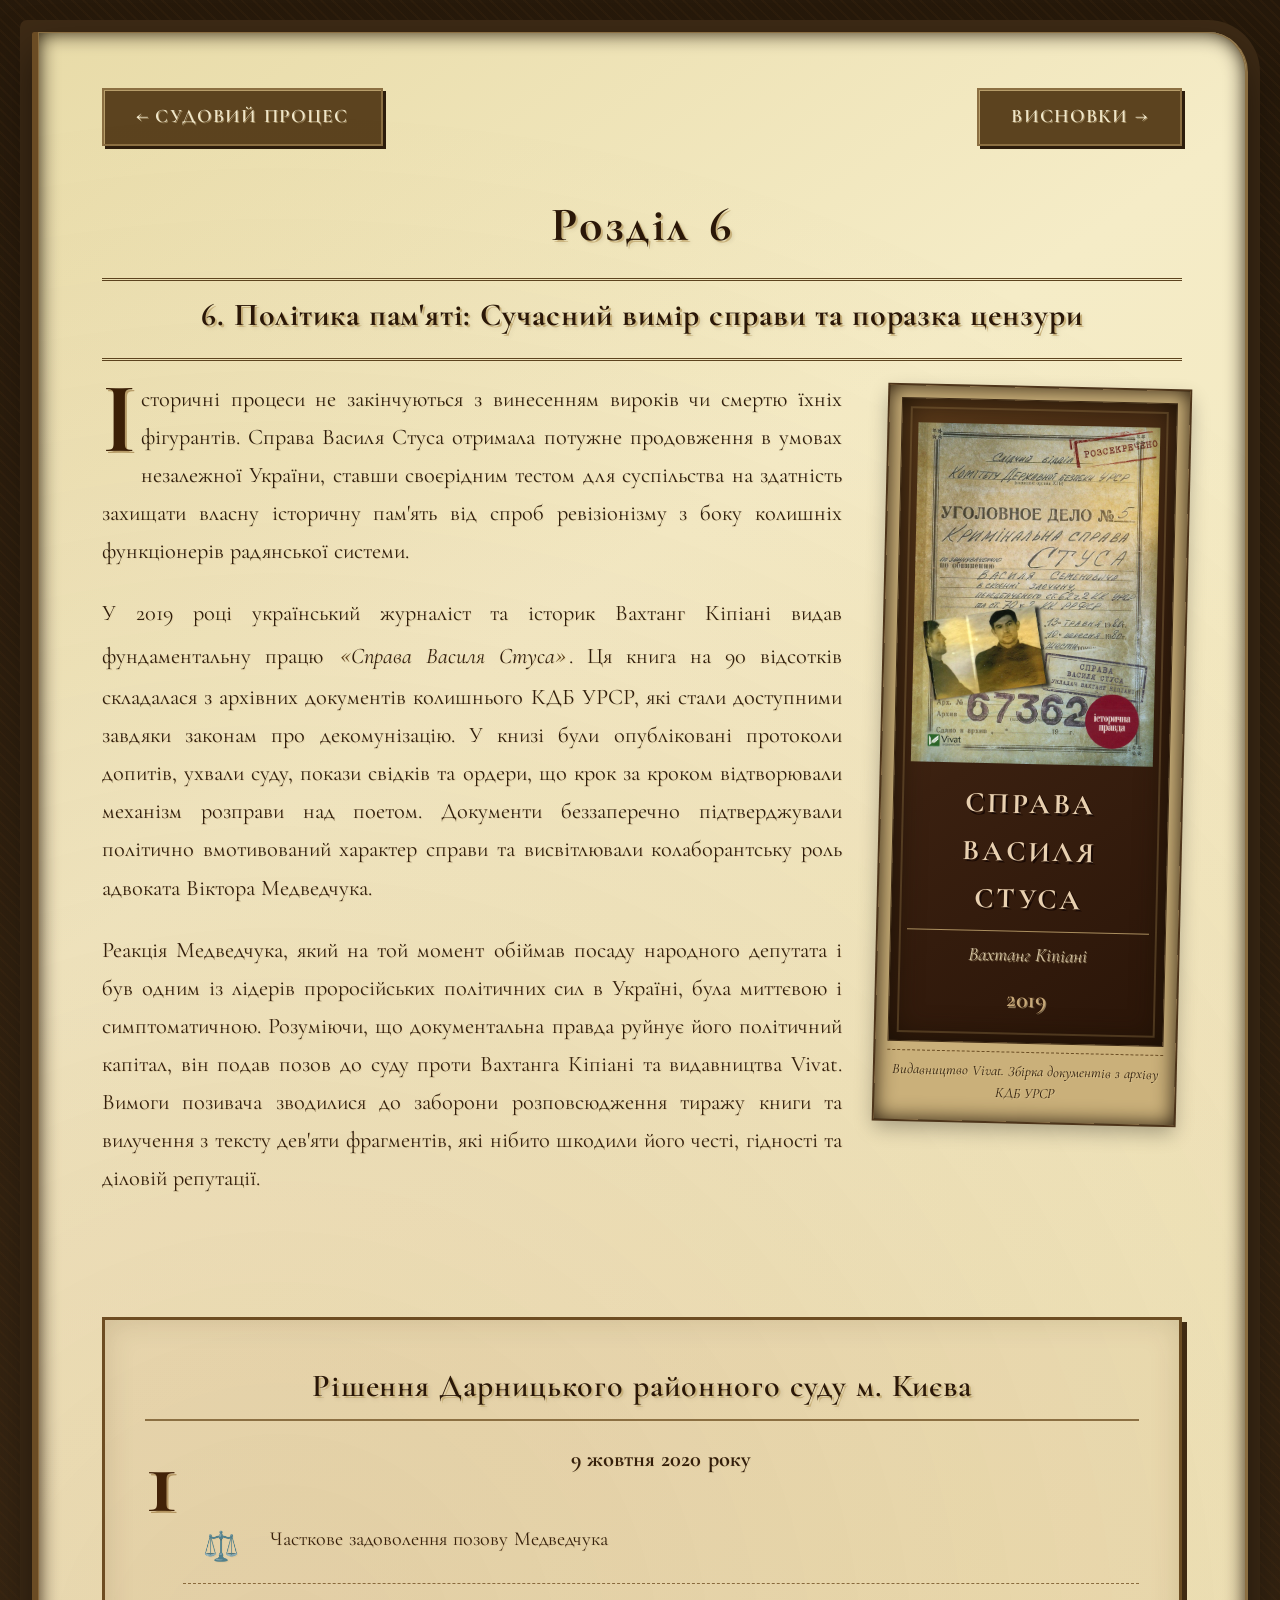
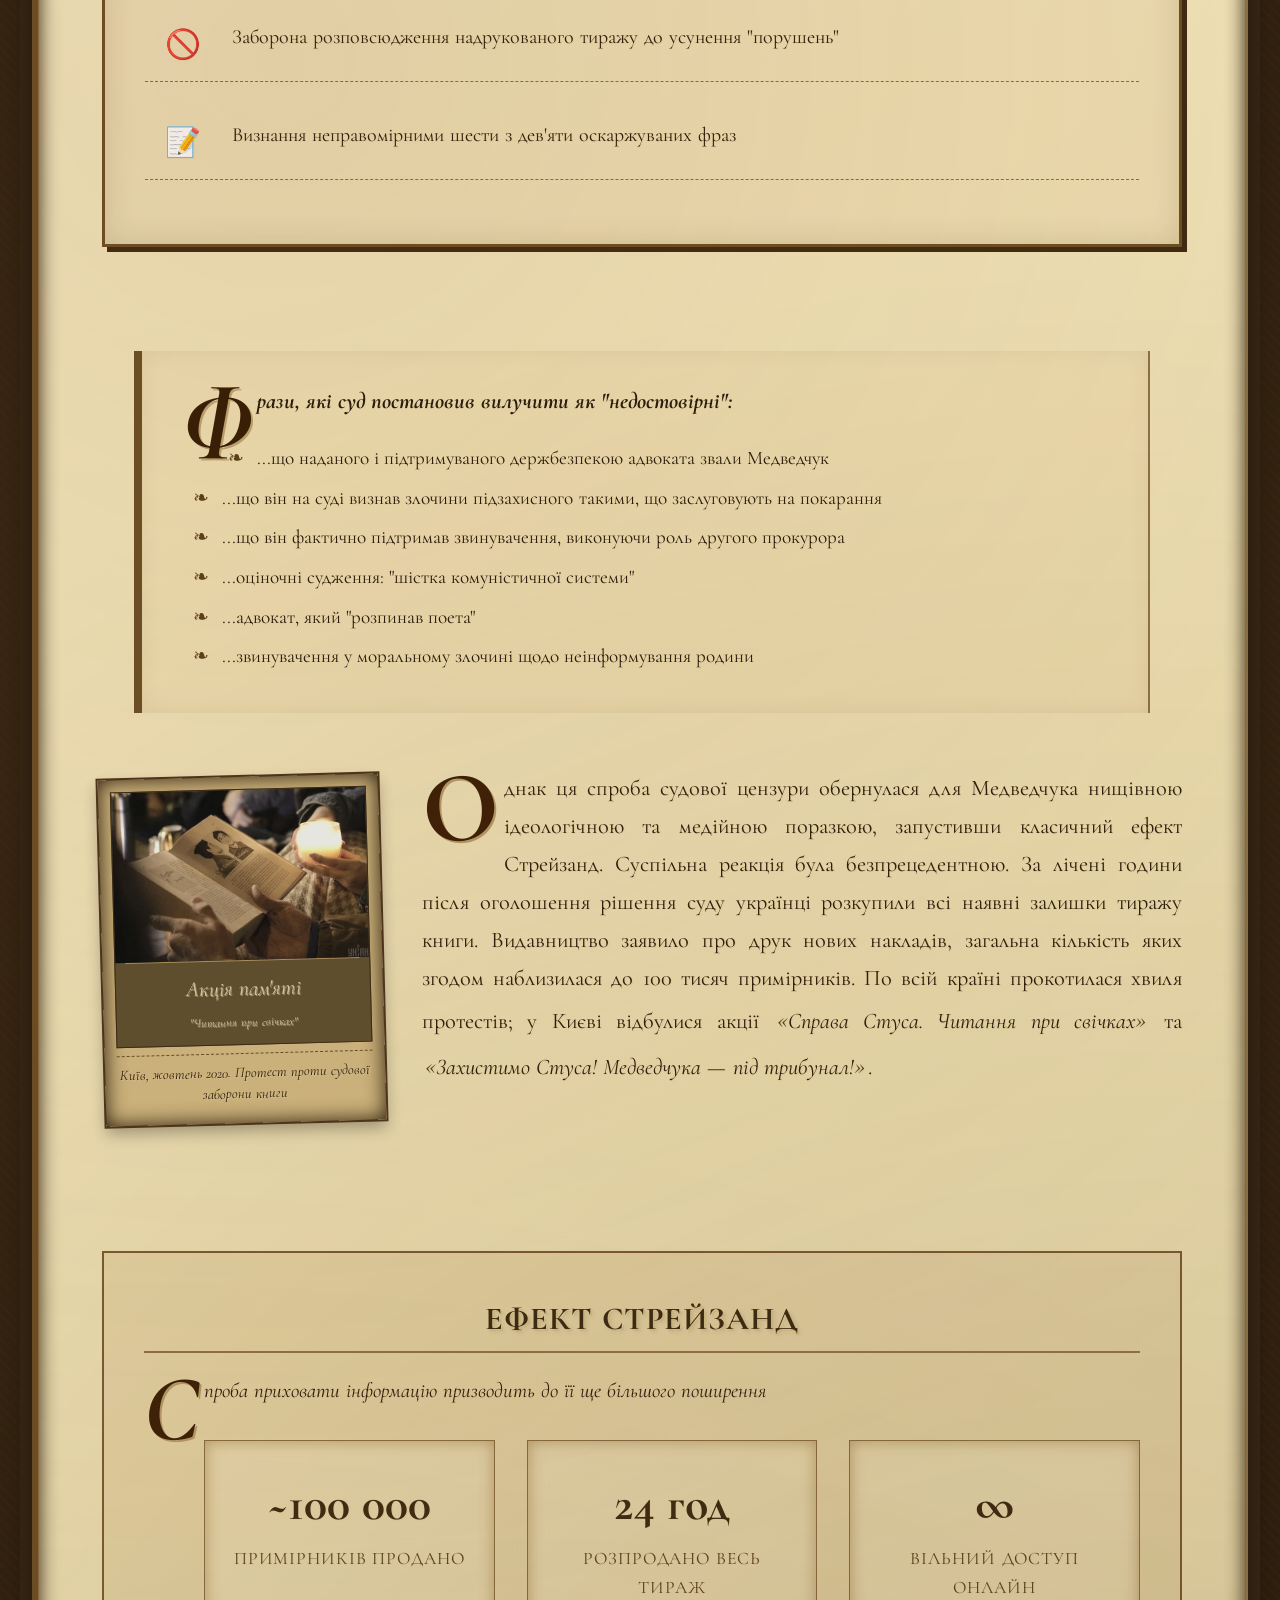
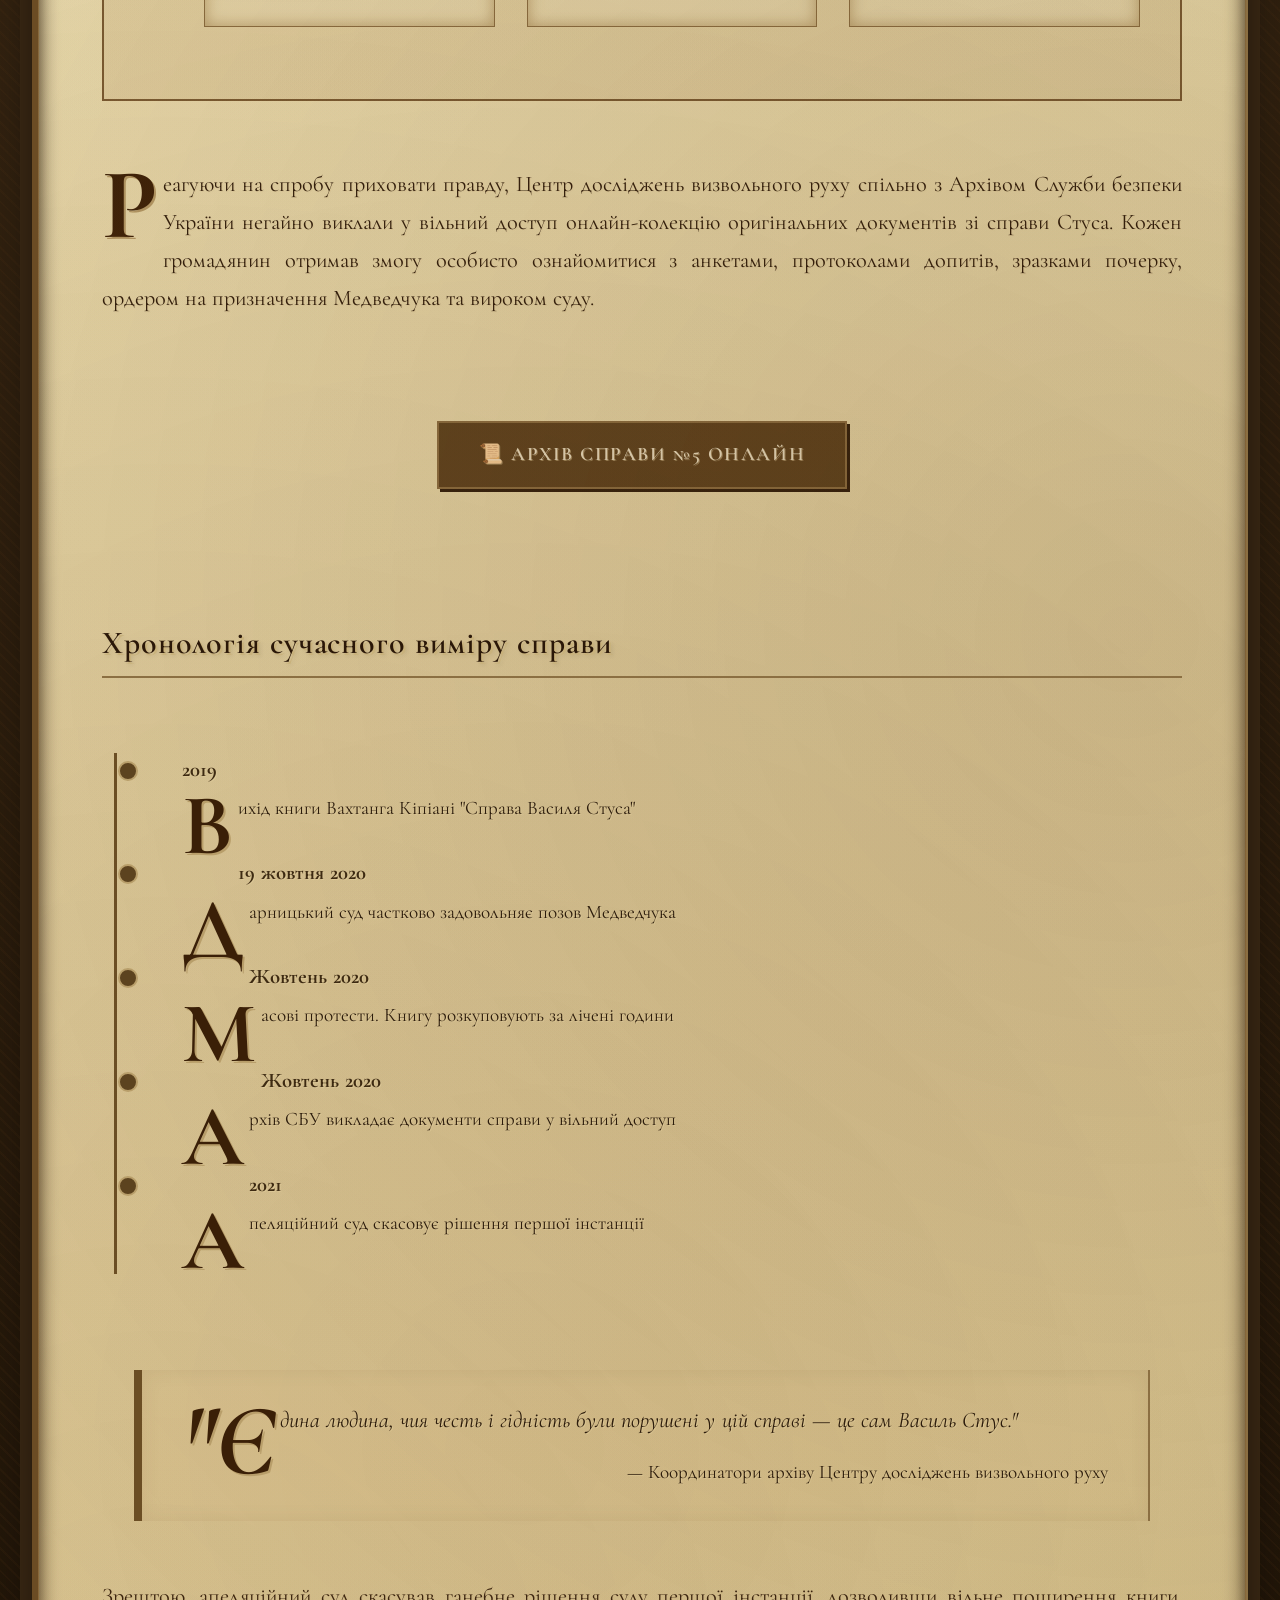
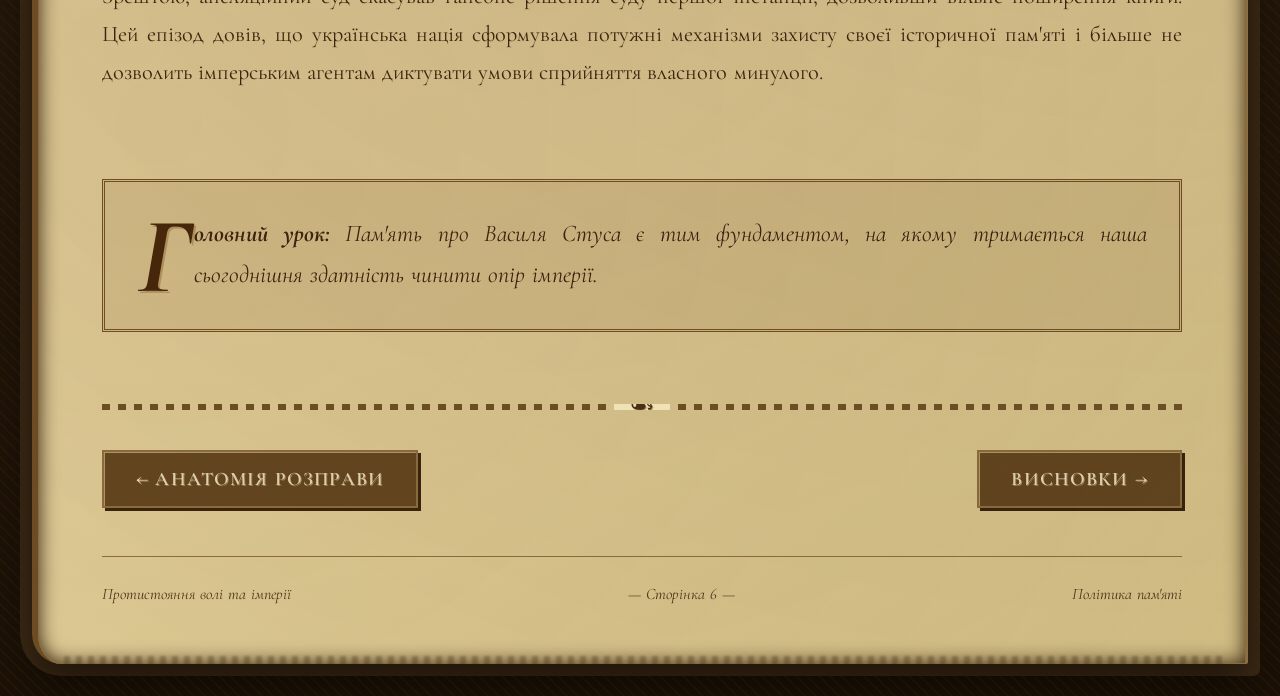
<file: modernity.html>
<!DOCTYPE html>
<html lang="uk">
<head>
  <meta charset="UTF-8">
  <meta name="viewport" content="width=device-width, initial-scale=1.0">
  <title>Політика пам'яті — Василь Стус</title>
  <link rel="stylesheet" href="style.css">
  <style>
    /* Enhanced responsive styles */
    body {
      padding: 2rem 2rem;
    }
    
    .parchment {
      max-width: 1400px;
      width: 100%;
      padding: 3.5rem 4rem;
    }
    
    /* Content wrapper */
    .content-wrapper {
      display: flex;
      flex-direction: column;
      gap: 1rem;
    }
    
    /* Clearfix for floated sections */
    .clearfix::after {
      content: "";
      display: table;
      clear: both;
    }
    
    /* Section with right-floated image */
    .section-first {
      margin-bottom: 2rem;
    }
    
    .section-first::after {
      content: "";
      display: table;
      clear: both;
    }
    
    /* Section with left-floated image */
    .section-second {
      margin-bottom: 2rem;
    }
    
    .section-second::after {
      content: "";
      display: table;
      clear: both;
    }
    
    /* Photo frame styles */
    .photo-frame {
      background: #cab07a;
      padding: 12px 12px 18px;
      box-shadow: 0 0 0 2px #4d341a, 0 8px 15px rgba(0,0,0,0.3), inset 0 0 20px #281a0a;
      transition: transform 0.3s ease;
    }
    
    .photo-frame:hover {
      transform: rotate(0deg) scale(1.02) !important;
      box-shadow: 0 0 0 2px #4d341a, 0 12px 25px rgba(0,0,0,0.4), inset 0 0 20px #281a0a;
    }
    
    .photo-right {
      float: right;
      width: 300px;
      margin: 0.5rem 0 2rem 2.5rem;
      transform: rotate(1.3deg);
    }
    
    .photo-left {
      float: left;
      width: 280px;
      margin: 0.5rem 2.5rem 2rem 0;
      transform: rotate(-1.5deg);
    }
    
    .photo-inner {
      width: 100%;
      background: #5e4e2e;
      border: 1px solid #3d2a15;
      padding-bottom: 10px;
      text-align: center;
      color: #d4c4a2;
    }
    
    .photo-inner img {
      width: 100%;
      display: block;
      margin-bottom: 10px;
      border: none;
      box-shadow: none;
      margin: 0;
    }
    
    .photo-caption-main {
      border-top: 1px solid #aa8e5e;
      margin: 0 10px;
      padding-top: 0.8rem;
      font-style: italic;
      line-height: 1.4;
    }
    
    .photo-caption-sub {
      margin-top: 8px;
      text-align: center;
      font-size: 0.9rem;
      font-style: italic;
      color: #2c1c0c;
      border-top: 1px dashed #6b4e24;
      padding-top: 8px;
      line-height: 1.5;
    }
    
    /* Text paragraphs */
    .parchment p {
      font-size: 1.4rem;
      line-height: 1.7;
      margin-bottom: 1.5rem;
    }
    
    /* Navigation buttons */
    .nav-button {
      display: inline-block;
      padding: 0.7rem 2rem;
      background: #5c431f;
      color: #efe6c9;
      text-decoration: none;
      font-size: 1.2rem;
      font-weight: 600;
      letter-spacing: 0.06em;
      border: 2px solid #8b6f42;
      box-shadow: 3px 3px 0 #2d1d0c, inset 1px 1px 0 #b89e6a;
      text-transform: uppercase;
      transition: all 0.15s ease;
    }
    
    .nav-button:hover {
      background: #6b4e24;
      box-shadow: 4px 4px 0 #2d1d0c, inset 1px 1px 0 #c9a86c;
      transform: translate(-1px, -1px);
    }
    
    /* Book cover styling */
    .book-cover {
      float: right;
      width: 300px;
      margin: 0.5rem 0 2rem 2.5rem;
      background: #cab07a;
      padding: 12px 12px 18px;
      box-shadow: 0 0 0 2px #4d341a, 0 8px 20px rgba(0,0,0,0.3), inset 0 0 20px #281a0a;
      transform: rotate(1.3deg);
      transition: transform 0.3s ease;
    }
    
    .book-cover:hover {
      transform: rotate(0deg) scale(1.02) !important;
      box-shadow: 0 0 0 2px #4d341a, 0 12px 30px rgba(0,0,0,0.4), inset 0 0 20px #281a0a;
    }
    
    .book-cover-inner {
      width: 100%;
      background: linear-gradient(145deg, #5a3a1a 0%, #3a2010 50%, #2a1508 100%);
      border: 1px solid #3d2a15;
      box-shadow: inset 0 0 30px #1a1005;
      padding: 1.5rem 1rem;
      color: #d4c4a2;
      font-family: 'Cormorant Garamond', serif;
      text-align: center;
      position: relative;
    }
    
    .book-cover-inner::before {
      content: "";
      position: absolute;
      top: 8px;
      left: 8px;
      right: 8px;
      bottom: 8px;
      border: 2px solid #8b6f42;
      opacity: 0.4;
      pointer-events: none;
    }
    
    .book-cover-inner img {
      width: 100%;
      display: block;
      margin: 0 auto 1rem;
      border: none;
      box-shadow: none;
      filter: none;
    }
    
    .book-title {
      font-size: 1.8rem;
      font-weight: 700;
      margin-bottom: 0.5rem;
      text-transform: uppercase;
      letter-spacing: 0.1em;
      color: #e8d0b0;
      text-shadow: 2px 2px 0 #1a0a05;
    }
    
    .book-author {
      font-size: 1.2rem;
      font-style: italic;
      margin-bottom: 0.5rem;
      border-top: 1px solid #aa8e5e;
      padding-top: 0.5rem;
    }
    
    .book-year {
      font-size: 1.5rem;
      font-weight: 600;
      color: #c8a878;
      margin-top: 0.5rem;
    }
    
    .book-caption {
      margin-top: 8px;
      text-align: center;
      font-size: 0.9rem;
      font-style: italic;
      color: #2c1c0c;
      border-top: 1px dashed #6b4e24;
      padding-top: 8px;
      line-height: 1.5;
    }
    
    /* Modernity intro box */
    .modernity-intro {
      margin: 2rem 0;
      padding: 2rem;
      background: rgba(180, 150, 100, 0.08);
      border: 2px solid #7a5c33;
      text-align: center;
      font-size: 1.3rem;
    }
    
    /* Court decision box */
    .court-decision-box {
      margin: 3rem 0;
      padding: 2.5rem;
      background: rgba(200, 170, 120, 0.1);
      border: 3px solid #6b4e24;
      box-shadow: inset 0 0 30px rgba(60, 40, 15, 0.15), 5px 5px 0 #3d2a12;
    }
    
    .court-decision-box h3 {
      margin-top: 0;
      text-align: center;
      color: #2a1708;
      font-size: 2rem;
    }
    
    .decision-item {
      display: flex;
      margin: 1.5rem 0;
      padding: 0.8rem;
      border-bottom: 1px dashed #8b6f42;
      font-size: 1.25rem;
    }
    
    .decision-icon {
      font-size: 1.8rem;
      margin-right: 1.5rem;
      min-width: 50px;
      text-align: center;
    }
    
    /* Quote box */
    .quote-box-modern {
      margin: 2.5rem 2rem;
      padding: 2rem 2.5rem;
      background: rgba(210, 180, 120, 0.12);
      border-left: 8px solid #6b4e24;
      border-right: 2px solid #8b6f42;
      box-shadow: inset 0 0 20px rgba(80, 50, 20, 0.08);
      position: relative;
    }
    
    .quote-box-modern p {
      margin: 0;
      font-size: 1.4rem;
      line-height: 1.6;
      font-style: italic;
    }
    
    .quote-box-modern ul {
      margin: 1rem 0 0 2rem;
      font-size: 1.2rem;
    }
    
    .quote-box-modern li {
      margin-bottom: 0.5rem;
    }
    
    /* Streisand Effect box */
    .streisand-effect {
      margin: 3rem 0;
      padding: 2.5rem;
      background: linear-gradient(145deg, rgba(180, 140, 80, 0.15), rgba(140, 100, 50, 0.1));
      border: 2px solid #7a5c33;
      text-align: center;
    }
    
    .streisand-effect h4 {
      margin-top: 0;
      font-size: 2rem;
      color: #3d2a12;
    }
    
    .stats-grid {
      display: grid;
      grid-template-columns: repeat(3, 1fr);
      gap: 2rem;
      margin: 2rem 0;
    }
    
    .stat-item {
      text-align: center;
      padding: 1.5rem;
      background: rgba(245, 235, 200, 0.3);
      border: 1px solid #8b6f42;
      box-shadow: inset 0 0 15px #b89e6a;
    }
    
    .stat-number {
      font-size: 3rem;
      font-weight: 700;
      color: #3d2a12;
    }
    
    .stat-label {
      font-size: 1.1rem;
      text-transform: uppercase;
      letter-spacing: 0.05em;
      color: #5c431f;
    }
    
    /* Archive link */
    .archive-link {
      display: inline-block;
      margin: 1.5rem 0;
      padding: 1rem 2.5rem;
      background: #5c431f;
      color: #efe6c9 !important;
      text-decoration: none;
      border: 2px solid #8b6f42;
      box-shadow: 3px 3px 0 #2d1d0c;
      font-weight: 600;
      text-transform: uppercase;
      letter-spacing: 0.08em;
      font-size: 1.2rem;
      transition: all 0.15s ease;
    }
    
    .archive-link:hover {
      background: #6b4e24;
      box-shadow: 4px 4px 0 #2d1d0c;
      transform: translate(-1px, -1px);
    }
    
    /* Timeline */
    .timeline-modern {
      margin: 2.5rem 0;
      position: relative;
      padding-left: 3rem;
    }
    
    .timeline-modern::before {
      content: "";
      position: absolute;
      left: 12px;
      top: 0;
      bottom: 0;
      width: 3px;
      background: #6b4e24;
    }
    
    .timeline-item-modern {
      position: relative;
      margin-bottom: 2rem;
      padding-left: 2rem;
    }
    
    .timeline-item-modern::before {
      content: "";
      position: absolute;
      left: -32px;
      top: 8px;
      width: 16px;
      height: 16px;
      background: #5c431f;
      border: 2px solid #b89e6a;
      border-radius: 50%;
    }
    
    .timeline-date-modern {
      font-weight: 700;
      color: #3d2a12;
      font-size: 1.3rem;
      margin-bottom: 0.3rem;
    }
    
    .timeline-item-modern p {
      font-size: 1.2rem;
      margin-bottom: 0.3rem;
    }
    
    /* Key lesson box */
    .key-lesson-box {
      margin: 3rem 0 2rem;
      padding: 2rem;
      background: rgba(107, 78, 36, 0.1);
      border: 3px double #6b4e24;
      text-align: center;
    }
    
    .key-lesson-box p {
      font-size: 1.5rem;
      margin-bottom: 0;
      font-style: italic;
    }
    
    /* Inline quote */
    .inline-quote {
      font-style: italic;
      quotes: "«" "»" "„" "“";
      padding: 0 0.2rem;
    }
    
    .inline-quote::before {
      content: "«";
      font-size: 1.2em;
      color: #5c431f;
    }
    
    .inline-quote::after {
      content: "»";
      font-size: 1.2em;
      color: #5c431f;
    }
    
    /* Footer */
    .footer {
      margin-top: 3rem;
      padding-top: 1.5rem;
      text-align: center;
      border-top: 1px solid #8b6f42;
      font-size: 1rem;
      color: #4a3118;
      font-style: italic;
      display: flex;
      justify-content: space-between;
      align-items: center;
      flex-wrap: wrap;
      gap: 1rem;
    }
    
    /* Responsive adjustments */
    @media (max-width: 900px) {
      body {
        padding: 1rem;
      }
      
      .parchment {
        padding: 2rem 2rem;
      }
      
      .book-cover,
      .photo-left {
        float: none;
        width: 100%;
        max-width: 350px;
        margin: 2rem auto;
        display: block;
      }
      
      .parchment p {
        font-size: 1.2rem;
      }
      
      h1 {
        font-size: 2.5rem !important;
      }
      
      .stats-grid {
        grid-template-columns: 1fr;
        gap: 1rem;
      }
      
      .quote-box-modern {
        margin: 2rem 1rem;
        padding: 1.5rem;
      }
      
      .court-decision-box {
        padding: 1.5rem;
      }
    }
    
    @media (min-width: 1600px) {
      .parchment {
        max-width: 1600px;
        padding: 4rem 5rem;
      }
      
      .book-cover {
        width: 350px;
      }
      
      .photo-left {
        width: 320px;
      }
      
      .parchment p {
        font-size: 1.5rem;
      }
      
      .quote-box-modern p {
        font-size: 1.6rem;
      }
    }
  </style>
</head>
<body>
  <div class="parchment">
    
    <!-- Top Navigation -->
    <div style="display: flex; justify-content: space-between; align-items: center; margin-bottom: 2.5rem; flex-wrap: wrap; gap: 1rem;">
      <a href="court.html" class="nav-button">← Судовий процес</a>
      <a href="conclusions.html" class="nav-button">Висновки →</a>
    </div>
    
    <!-- Chapter heading -->
    <h1 style="font-size: 3rem; margin-bottom: 0.5rem;">Розділ 6</h1>
    <h2 style="margin-top: 0; border-bottom: 3px double #5c431f; text-align: center; padding-bottom: 1rem; font-size: 2rem;">
      6. Політика пам'яті: Сучасний вимір справи та поразка цензури
    </h2>
    
    <!-- Content wrapper -->
    <div class="content-wrapper">
      
      <!-- First section with right-aligned book cover -->
      <div class="section-first clearfix">
        
        <!-- Book Cover (Right) -->
        <div class="book-cover">
          <div class="book-cover-inner">
            <img src="vakhtang.jpg" alt="Обкладинка книги Справа Василя Стуса">
            <div class="book-title">СПРАВА ВАСИЛЯ СТУСА</div>
            <div class="book-author">Вахтанг Кіпіані</div>
            <div class="book-year">2019</div>
          </div>
          <div class="book-caption">
            Видавництво Vivat. Збірка документів з архіву КДБ УРСР
          </div>
        </div>
        
        <!-- Text content -->
        <p style="margin-top: 0;">Історичні процеси не закінчуються з винесенням вироків чи смертю їхніх фігурантів. Справа Василя Стуса отримала потужне продовження в умовах незалежної України, ставши своєрідним тестом для суспільства на здатність захищати власну історичну пам'ять від спроб ревізіонізму з боку колишніх функціонерів радянської системи.</p>
        
        <p>У 2019 році український журналіст та історик Вахтанг Кіпіані видав фундаментальну працю <span class="inline-quote">Справа Василя Стуса</span>. Ця книга на 90 відсотків складалася з архівних документів колишнього КДБ УРСР, які стали доступними завдяки законам про декомунізацію. У книзі були опубліковані протоколи допитів, ухвали суду, покази свідків та ордери, що крок за кроком відтворювали механізм розправи над поетом. Документи беззаперечно підтверджували політично вмотивований характер справи та висвітлювали колаборантську роль адвоката Віктора Медведчука.</p>
        
        <p>Реакція Медведчука, який на той момент обіймав посаду народного депутата і був одним із лідерів проросійських політичних сил в Україні, була миттєвою і симптоматичною. Розуміючи, що документальна правда руйнує його політичний капітал, він подав позов до суду проти Вахтанга Кіпіані та видавництва Vivat. Вимоги позивача зводилися до заборони розповсюдження тиражу книги та вилучення з тексту дев'яти фрагментів, які нібито шкодили його честі, гідності та діловій репутації.</p>
        
      </div>
      
      <!-- Court decision box -->
      <div class="court-decision-box">
        <h3>Рішення Дарницького районного суду м. Києва</h3>
        <p style="text-align: center; margin-bottom: 2rem; font-size: 1.4rem;"><strong>19 жовтня 2020 року</strong></p>
        
        <div class="decision-item">
          <div class="decision-icon">⚖️</div>
          <div>Часткове задоволення позову Медведчука</div>
        </div>
        <div class="decision-item">
          <div class="decision-icon">🚫</div>
          <div>Заборона розповсюдження надрукованого тиражу до усунення "порушень"</div>
        </div>
        <div class="decision-item">
          <div class="decision-icon">📝</div>
          <div>Визнання неправомірними шести з дев'яти оскаржуваних фраз</div>
        </div>
      </div>
      
      <!-- Quoted phrases to be removed -->
      <div class="quote-box-modern">
        <p style="margin-bottom: 1.5rem;"><strong>Фрази, які суд постановив вилучити як "недостовірні":</strong></p>
        <ul style="margin-bottom: 0;">
          <li>...що наданого і підтримуваного держбезпекою адвоката звали Медведчук</li>
          <li>...що він на суді визнав злочини підзахисного такими, що заслуговують на покарання</li>
          <li>...що він фактично підтримав звинувачення, виконуючи роль другого прокурора</li>
          <li>...оціночні судження: "шістка комуністичної системи"</li>
          <li>...адвокат, який "розпинав поета"</li>
          <li>...звинувачення у моральному злочині щодо неінформування родини</li>
        </ul>
      </div>
      
      <!-- Second section with left-aligned photo (Candlelight Protest) -->
      <div class="section-second clearfix">
        
        <!-- Photo: Candlelight Reading (Left) -->
        <div class="photo-frame photo-left">
          <div class="photo-inner">
            <img src="chytannya.jpg" alt="Акція Читання при свічках на захист книги про Стуса">
            <div class="photo-caption-main">
              Акція пам'яті<br>
              <span style="font-size: 0.75rem;">"Читання при свічках"</span>
            </div>
          </div>
          <div class="photo-caption-sub">
            Київ, жовтень 2020. Протест проти судової заборони книги
          </div>
        </div>
        
        <p>Однак ця спроба судової цензури обернулася для Медведчука нищівною ідеологічною та медійною поразкою, запустивши класичний ефект Стрейзанд. Суспільна реакція була безпрецедентною. За лічені години після оголошення рішення суду українці розкупили всі наявні залишки тиражу книги. Видавництво заявило про друк нових накладів, загальна кількість яких згодом наблизилася до 100 тисяч примірників. По всій країні прокотилася хвиля протестів; у Києві відбулися акції <span class="inline-quote">Справа Стуса. Читання при свічках</span> та <span class="inline-quote">Захистимо Стуса! Медведчука — під трибунал!</span>.</p>
        
      </div>
      
      <!-- Streisand Effect box -->
      <div class="streisand-effect">
        <h4>ЕФЕКТ СТРЕЙЗАНД</h4>
        <p style="font-style: italic; margin-bottom: 2rem; font-size: 1.3rem;">Спроба приховати інформацію призводить до її ще більшого поширення</p>
        
        <div class="stats-grid">
          <div class="stat-item">
            <div class="stat-number">~100 000</div>
            <div class="stat-label">Примірників продано</div>
          </div>
          <div class="stat-item">
            <div class="stat-number">24 год</div>
            <div class="stat-label">Розпродано весь тираж</div>
          </div>
          <div class="stat-item">
            <div class="stat-number">∞</div>
            <div class="stat-label">Вільний доступ онлайн</div>
          </div>
        </div>
      </div>
      
      <p>Реагуючи на спробу приховати правду, Центр досліджень визвольного руху спільно з Архівом Служби безпеки України негайно виклали у вільний доступ онлайн-колекцію оригінальних документів зі справи Стуса. Кожен громадянин отримав змогу особисто ознайомитися з анкетами, протоколами допитів, зразками почерку, ордером на призначення Медведчука та вироком суду.</p>
      
      <div style="text-align: center; margin: 2.5rem 0;">
        <a href="#" class="archive-link">📜 Архів справи №5 онлайн</a>
      </div>
      
      <!-- Timeline of events -->
      <h3 style="margin-top: 3rem; font-size: 2rem;">Хронологія сучасного виміру справи</h3>
      
      <div class="timeline-modern">
        <div class="timeline-item-modern">
          <div class="timeline-date-modern">2019</div>
          <p>Вихід книги Вахтанга Кіпіані "Справа Василя Стуса"</p>
        </div>
        <div class="timeline-item-modern">
          <div class="timeline-date-modern">19 жовтня 2020</div>
          <p>Дарницький суд частково задовольняє позов Медведчука</p>
        </div>
        <div class="timeline-item-modern">
          <div class="timeline-date-modern">Жовтень 2020</div>
          <p>Масові протести. Книгу розкуповують за лічені години</p>
        </div>
        <div class="timeline-item-modern">
          <div class="timeline-date-modern">Жовтень 2020</div>
          <p>Архів СБУ викладає документи справи у вільний доступ</p>
        </div>
        <div class="timeline-item-modern">
          <div class="timeline-date-modern">2021</div>
          <p>Апеляційний суд скасовує рішення першої інстанції</p>
        </div>
      </div>
      
      <!-- Final quote -->
      <div class="quote-box-modern" style="margin-top: 2.5rem;">
        <p>"Єдина людина, чия честь і гідність були порушені у цій справі — це сам Василь Стус."</p>
        <div style="text-align: right; margin-top: 1.2rem; font-style: normal; font-size: 1.2rem;">— Координатори архіву Центру досліджень визвольного руху</div>
      </div>
      
      <p>Зрештою, апеляційний суд скасував ганебне рішення суду першої інстанції, дозволивши вільне поширення книги. Цей епізод довів, що українська нація сформувала потужні механізми захисту своєї історичної пам'яті і більше не дозволить імперським агентам диктувати умови сприйняття власного минулого.</p>
      
      <!-- Key lesson box -->
      <div class="key-lesson-box">
        <p><strong>Головний урок:</strong> Пам'ять про Василя Стуса є тим фундаментом, на якому тримається наша сьогоднішня здатність чинити опір імперії.</p>
      </div>
      
    </div>
    
    <hr>
    
    <!-- Bottom navigation -->
    <div style="display: flex; justify-content: space-between; align-items: center; margin-top: 2rem; flex-wrap: wrap; gap: 1rem;">
      <a href="court.html" class="nav-button">← Анатомія розправи</a>
      <a href="conclusions.html" class="nav-button">Висновки →</a>
    </div>
    
    <!-- Footer -->
    <div class="footer">
      <span>Протистояння волі та імперії</span>
      <span>— Сторінка 6 —</span>
      <span>Політика пам'яті</span>
    </div>
    
  </div>
</body>
</html>
</file>
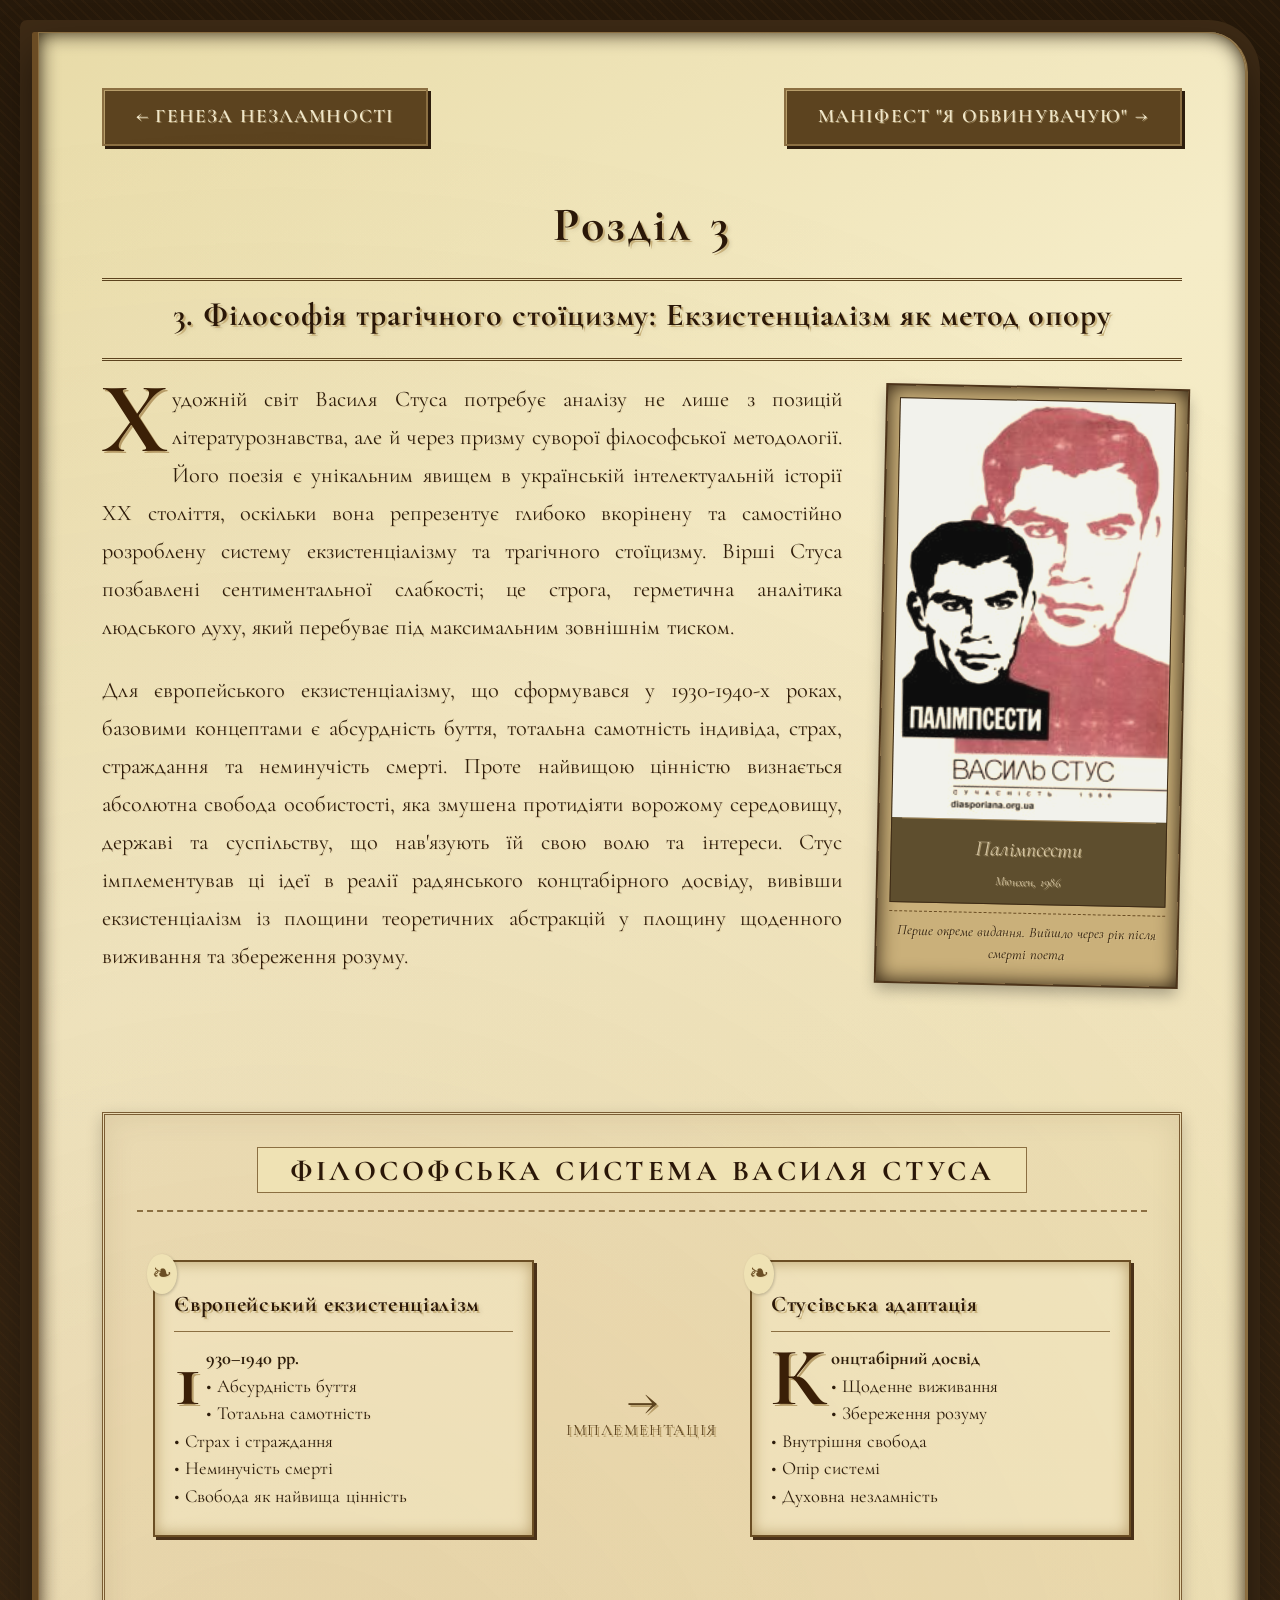
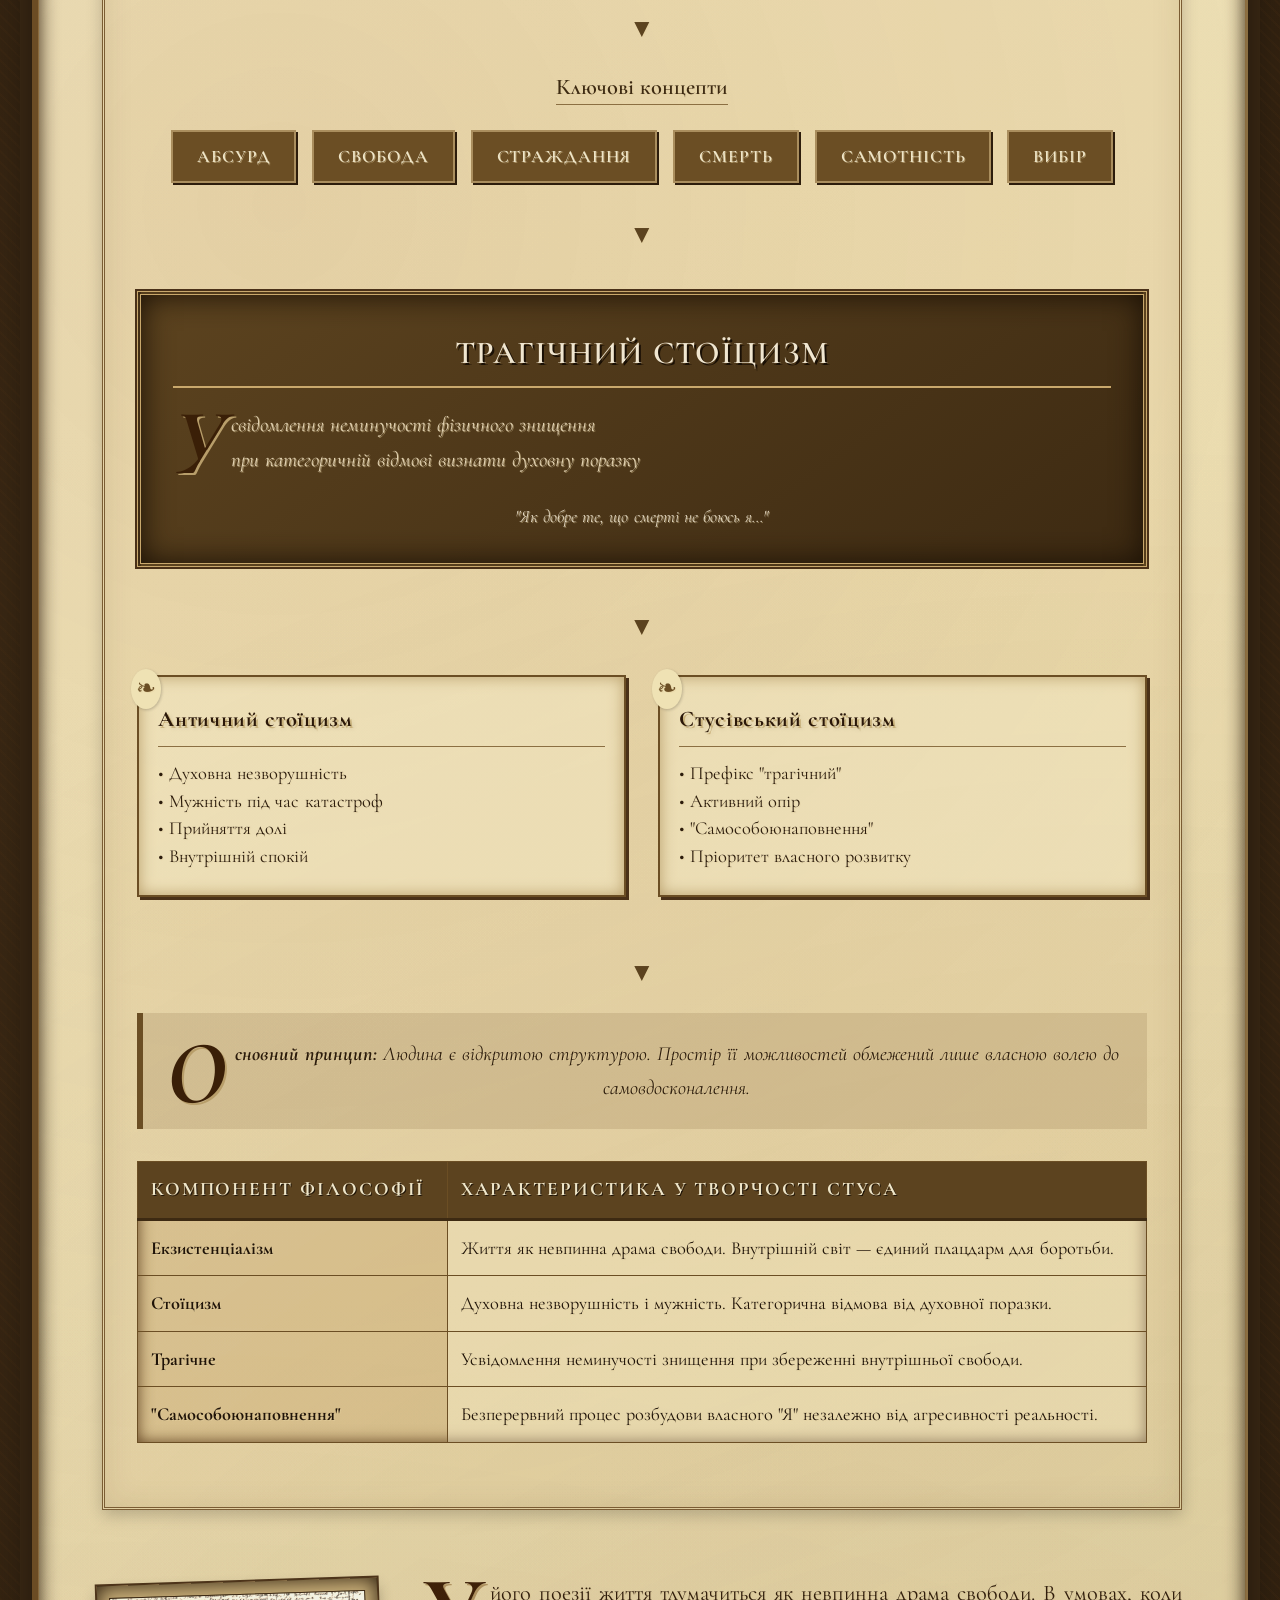
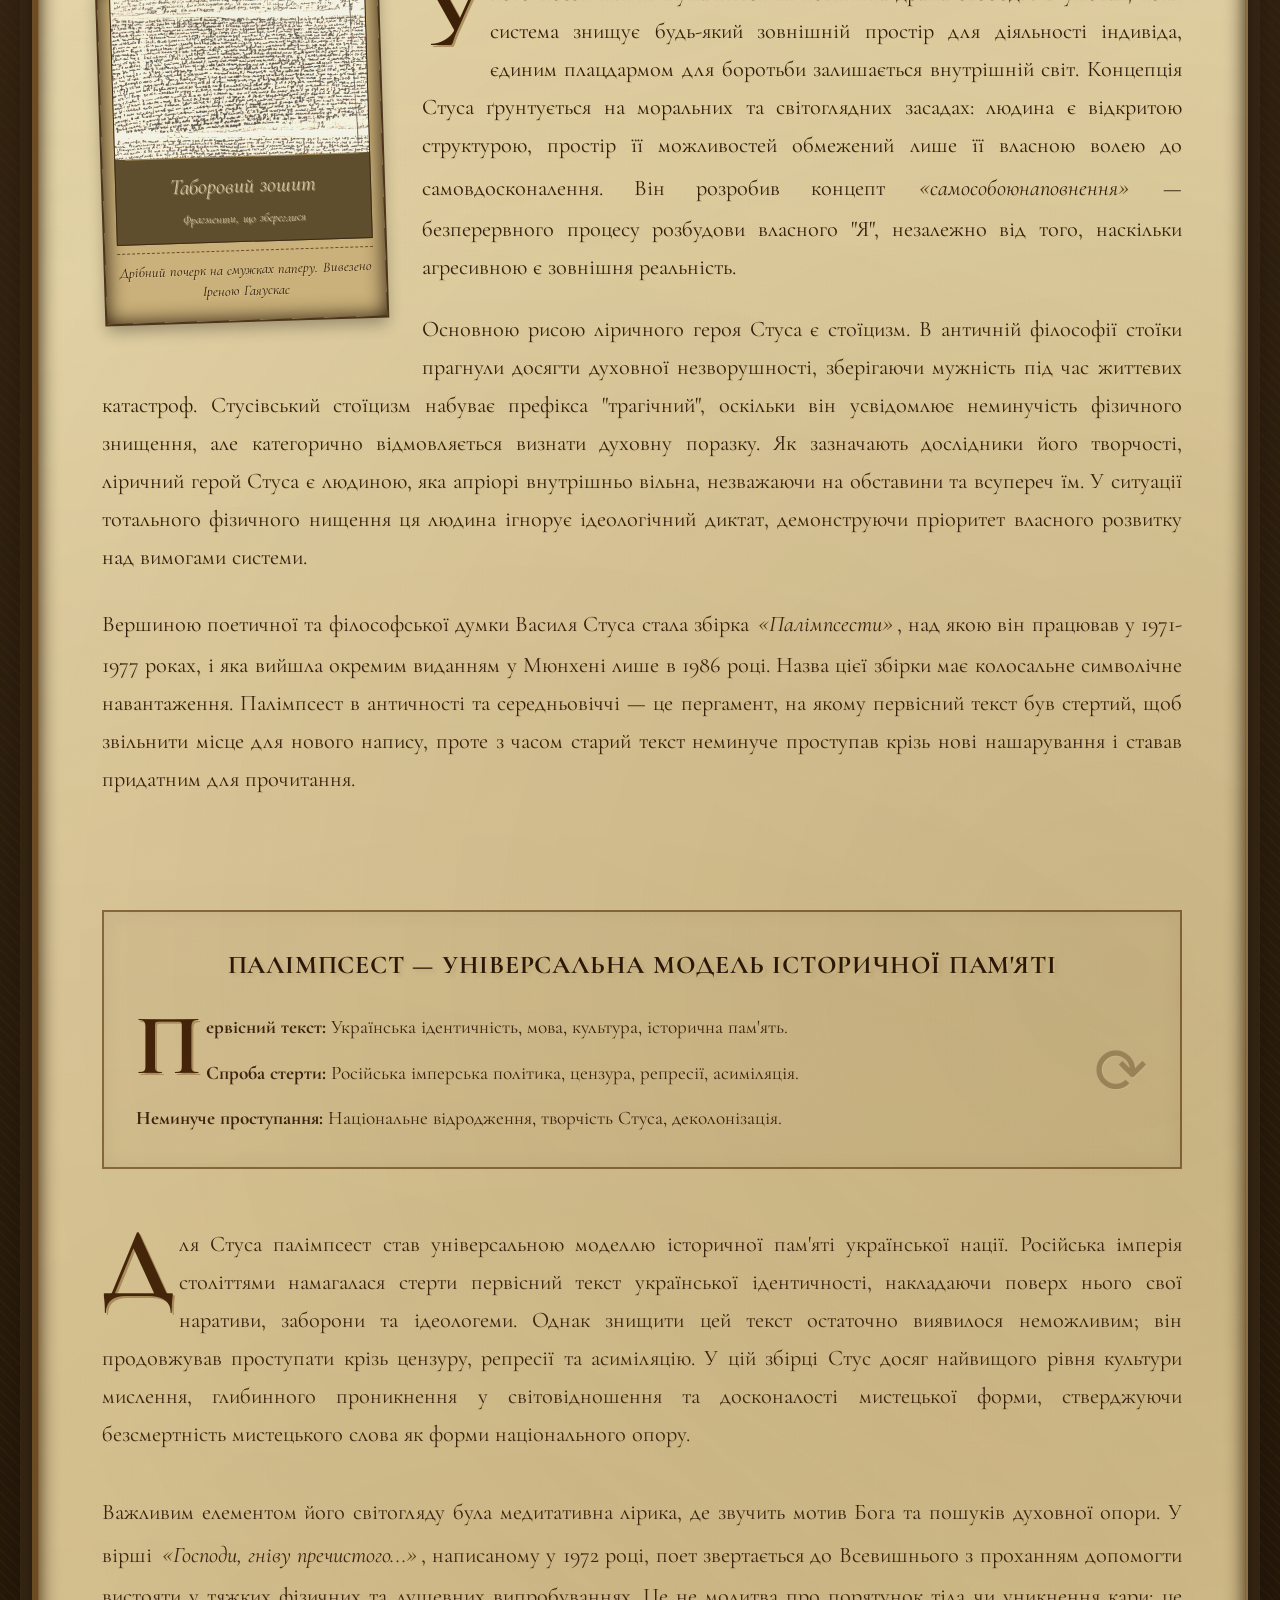
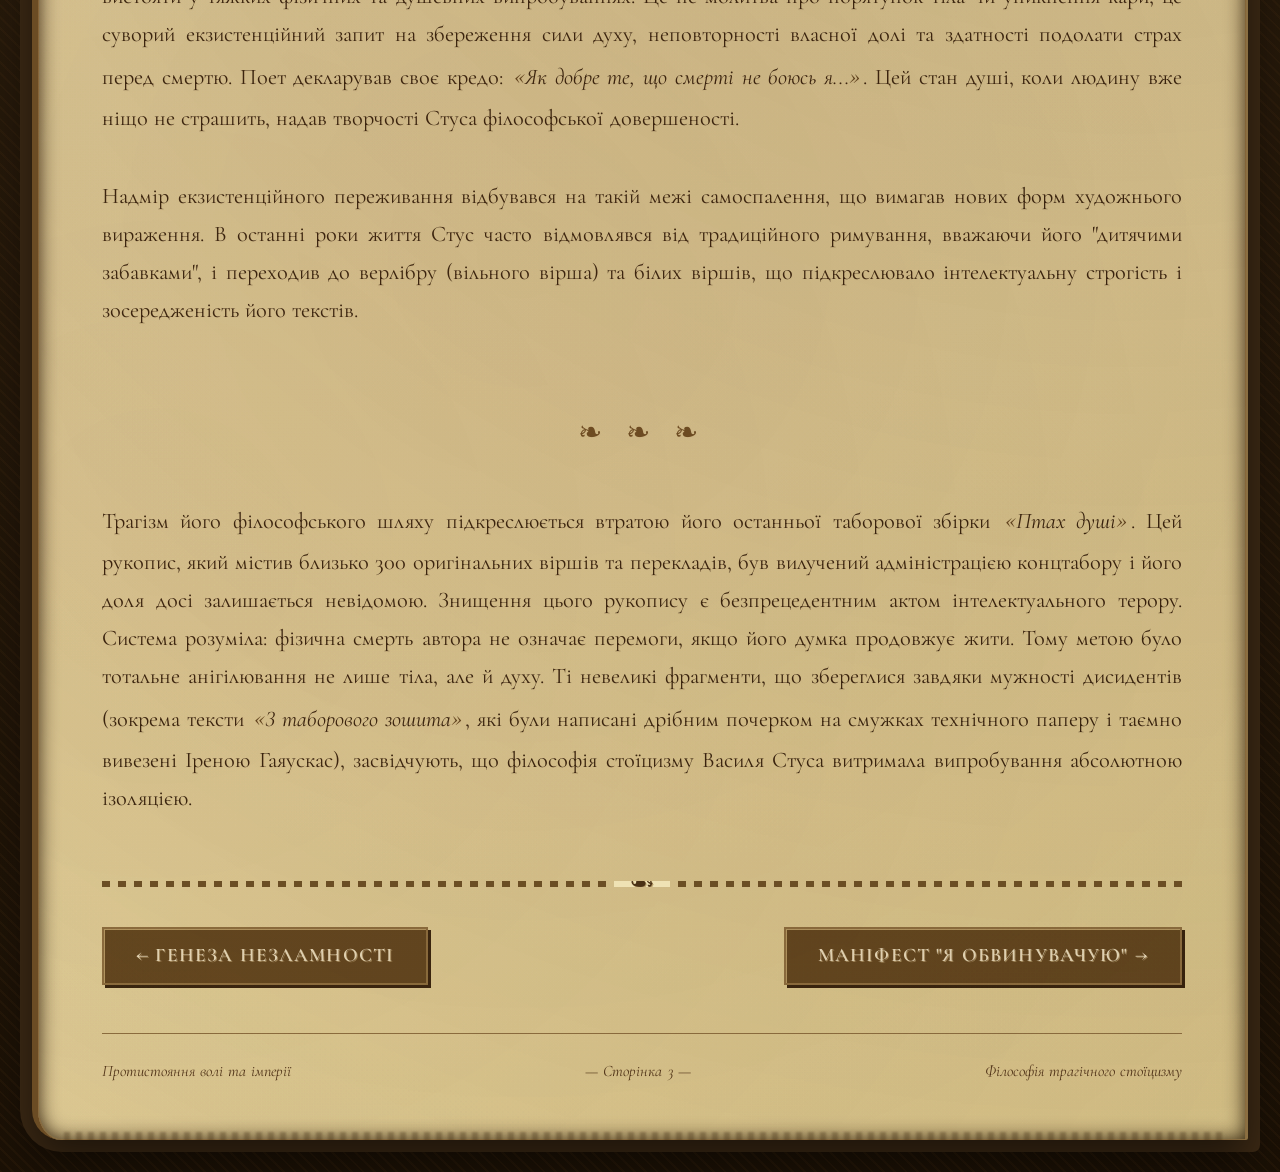
<file: stoicism.html>
<!DOCTYPE html>
<html lang="uk">
<head>
  <meta charset="UTF-8">
  <meta name="viewport" content="width=device-width, initial-scale=1.0">
  <title>Філософія трагічного стоїцизму — Василь Стус</title>
  <link rel="stylesheet" href="style.css">
  <style>
    /* Enhanced responsive styles */
    body {
      padding: 2rem 2rem;
    }
    
    .parchment {
      max-width: 1400px;
      width: 100%;
      padding: 3.5rem 4rem;
    }
    
    /* Content wrapper */
    .content-wrapper {
      display: flex;
      flex-direction: column;
      gap: 1rem;
    }
    
    /* Clearfix for floated sections */
    .clearfix::after {
      content: "";
      display: table;
      clear: both;
    }
    
    /* Section with right-floated image */
    .section-first {
      margin-bottom: 2rem;
    }
    
    .section-first::after {
      content: "";
      display: table;
      clear: both;
    }
    
    /* Section with left-floated image */
    .section-second {
      margin-bottom: 2rem;
    }
    
    .section-second::after {
      content: "";
      display: table;
      clear: both;
    }
    
    /* Photo frame styles */
    .photo-frame {
      background: #cab07a;
      padding: 12px 12px 18px;
      box-shadow: 0 0 0 2px #4d341a, 0 8px 15px rgba(0,0,0,0.3), inset 0 0 20px #281a0a;
      transition: transform 0.3s ease;
    }
    
    .photo-frame:hover {
      transform: rotate(0deg) scale(1.02) !important;
      box-shadow: 0 0 0 2px #4d341a, 0 12px 25px rgba(0,0,0,0.4), inset 0 0 20px #281a0a;
    }
    
    .photo-right {
      float: right;
      width: 300px;
      margin: 0.5rem 0 2rem 2.5rem;
      transform: rotate(1.2deg);
    }
    
    .photo-left {
      float: left;
      width: 280px;
      margin: 0.5rem 2.5rem 2rem 0;
      transform: rotate(-1.8deg);
    }
    
    .photo-inner {
      width: 100%;
      background: #5e4e2e;
      border: 1px solid #3d2a15;
      padding-bottom: 10px;
      text-align: center;
      color: #d4c4a2;
    }
    
    .photo-inner img {
      width: 100%;
      display: block;
      margin-bottom: 10px;
      border: none;
      box-shadow: none;
      margin: 0;
      filter: sepia(0.4) contrast(0.9);
    }
    
    .photo-caption-main {
      border-top: 1px solid #aa8e5e;
      margin: 0 10px;
      padding-top: 0.8rem;
      font-style: italic;
      line-height: 1.4;
    }
    
    .photo-caption-sub {
      margin-top: 8px;
      text-align: center;
      font-size: 0.9rem;
      font-style: italic;
      color: #2c1c0c;
      border-top: 1px dashed #6b4e24;
      padding-top: 8px;
      line-height: 1.5;
    }
    
    /* Text paragraphs */
    .parchment p {
      font-size: 1.4rem;
      line-height: 1.7;
      margin-bottom: 1.5rem;
    }
    
    /* Navigation buttons */
    .nav-button {
      display: inline-block;
      padding: 0.7rem 2rem;
      background: #5c431f;
      color: #efe6c9;
      text-decoration: none;
      font-size: 1.2rem;
      font-weight: 600;
      letter-spacing: 0.06em;
      border: 2px solid #8b6f42;
      box-shadow: 3px 3px 0 #2d1d0c, inset 1px 1px 0 #b89e6a;
      text-transform: uppercase;
      transition: all 0.15s ease;
    }
    
    .nav-button:hover {
      background: #6b4e24;
      box-shadow: 4px 4px 0 #2d1d0c, inset 1px 1px 0 #c9a86c;
      transform: translate(-1px, -1px);
    }
    
    /* Scheme container */
    .scheme-container {
      margin: 3rem 0;
      padding: 2rem;
      background: rgba(210, 180, 120, 0.12);
      border: 3px double #7a5c33;
      box-shadow: inset 0 0 30px rgba(80, 50, 20, 0.1), 0 5px 15px rgba(0,0,0,0.2);
      position: relative;
    }
    
    .scheme-title {
      text-align: center;
      font-size: 1.8rem;
      font-weight: 700;
      color: #2a1708;
      margin-bottom: 2rem;
      text-transform: uppercase;
      letter-spacing: 0.12em;
      border-bottom: 2px dashed #8b6f42;
      padding-bottom: 1rem;
    }
    
    .scheme-grid {
      display: grid;
      grid-template-columns: 1fr 0.1fr 1fr;
      gap: 1rem;
      align-items: center;
      margin: 1.5rem 0;
    }
    
    .scheme-left, .scheme-right {
      padding: 1rem;
    }
    
    .scheme-center {
      text-align: center;
      font-size: 2.5rem;
      color: #5c431f;
      text-shadow: 2px 2px 0 #b89e6a;
    }
    
    .scheme-box {
      background: rgba(245, 235, 200, 0.5);
      border: 2px solid #6b4e24;
      padding: 1.5rem 1.2rem;
      margin-bottom: 1.5rem;
      box-shadow: inset 0 0 15px #b89e6a, 3px 3px 0 #4a3118;
      position: relative;
    }
    
    .scheme-box::before {
      content: "❧";
      position: absolute;
      left: -8px;
      top: -8px;
      font-size: 1.5rem;
      color: #6b4e24;
      background: #efe2b4;
      padding: 0 5px;
      border-radius: 50%;
      box-shadow: 1px 1px 3px rgba(0,0,0,0.2);
    }
    
    .scheme-box h4 {
      margin: 0 0 0.8rem 0;
      font-size: 1.4rem;
      border-bottom: 1px solid #8b6f42;
      padding-bottom: 0.5rem;
      color: #2a1708;
    }
    
    .scheme-box p {
      margin: 0;
      font-size: 1.15rem;
      line-height: 1.5;
    }
    
    .arrow-down {
      text-align: center;
      font-size: 2rem;
      color: #5c431f;
      margin: 0.5rem 0;
    }
    
    .concept-row {
      display: flex;
      flex-wrap: wrap;
      gap: 1rem;
      justify-content: center;
      margin: 1.5rem 0;
    }
    
    .concept-badge {
      background: #6b4e24;
      color: #efe6c9;
      padding: 0.6rem 1.5rem;
      border: 2px solid #aa8e5e;
      box-shadow: 2px 2px 0 #2d1d0c;
      font-weight: 600;
      font-size: 1.1rem;
      text-transform: uppercase;
      letter-spacing: 0.05em;
    }
    
    .central-concept {
      background: linear-gradient(145deg, #5c431f, #3d2a12);
      color: #f0e6d0;
      padding: 2rem;
      text-align: center;
      border: 4px double #c9a86c;
      box-shadow: 0 0 0 2px #4a3118, inset 0 0 30px #1a1005;
      margin: 2rem 0;
    }
    
    .central-concept h3 {
      color: #f0e6d0 !important;
      border-bottom: 2px solid #c9a86c;
      text-shadow: 2px 2px 0 #1a1005 !important;
      margin-top: 0;
      font-size: 2rem;
    }
    
    .central-concept p {
      color: #e0d0b0 !important;
      font-size: 1.3rem;
      font-style: italic;
      margin-bottom: 0.5rem;
    }
    
    .comparison-table {
      width: 100%;
      margin: 2rem 0;
      font-size: 1.15rem;
    }
    
    .comparison-table th {
      background: #5c431f;
      font-size: 1.2rem;
    }
    
    .comparison-table td:first-child {
      font-weight: 700;
      background: rgba(180, 140, 80, 0.2);
    }
    
    /* Palimpsest explanation box */
    .palimpsest-box {
      margin: 2.5rem 0;
      padding: 2rem;
      background: rgba(180, 150, 100, 0.1);
      border: 2px solid #8b6f42;
      box-shadow: inset 0 0 20px rgba(80, 50, 20, 0.08);
    }
    
    .palimpsest-box h4 {
      margin-top: 0;
      text-align: center;
      border-bottom: none;
      font-size: 1.6rem;
    }
    
    /* Inline quote */
    .inline-quote {
      font-style: italic;
      quotes: "«" "»" "„" "“";
      padding: 0 0.2rem;
    }
    
    .inline-quote::before {
      content: "«";
      font-size: 1.2em;
      color: #5c431f;
    }
    
    .inline-quote::after {
      content: "»";
      font-size: 1.2em;
      color: #5c431f;
    }
    
    /* Decorative flourish */
    .flourish {
      text-align: center;
      margin: 2.5rem 0 1.5rem;
      font-size: 1.8rem;
      color: #6b4e24;
      letter-spacing: 0.5rem;
    }
    
    /* Footer */
    .footer {
      margin-top: 3rem;
      padding-top: 1.5rem;
      text-align: center;
      border-top: 1px solid #8b6f42;
      font-size: 1rem;
      color: #4a3118;
      font-style: italic;
      display: flex;
      justify-content: space-between;
      align-items: center;
      flex-wrap: wrap;
      gap: 1rem;
    }
    
    /* Responsive adjustments */
    @media (max-width: 900px) {
      body {
        padding: 1rem;
      }
      
      .parchment {
        padding: 2rem 2rem;
      }
      
      .photo-right,
      .photo-left {
        float: none;
        width: 100%;
        max-width: 350px;
        margin: 2rem auto;
        display: block;
      }
      
      .parchment p {
        font-size: 1.2rem;
      }
      
      h1 {
        font-size: 2.5rem !important;
      }
      
      .scheme-grid {
        grid-template-columns: 1fr;
        gap: 0.5rem;
      }
      
      .scheme-center {
        transform: rotate(90deg);
        font-size: 2rem;
      }
    }
    
    @media (min-width: 1600px) {
      .parchment {
        max-width: 1600px;
        padding: 4rem 5rem;
      }
      
      .photo-right {
        width: 350px;
      }
      
      .photo-left {
        width: 320px;
      }
      
      .parchment p {
        font-size: 1.5rem;
      }
    }
  </style>
</head>
<body>
  <div class="parchment">
    
    <!-- Top Navigation -->
    <div style="display: flex; justify-content: space-between; align-items: center; margin-bottom: 2.5rem; flex-wrap: wrap; gap: 1rem;">
      <a href="upbringing.html" class="nav-button">← Генеза незламності</a>
      <a href="manifest.html" class="nav-button">Маніфест "Я обвинувачую" →</a>
    </div>
    
    <!-- Chapter heading -->
    <h1 style="font-size: 3rem; margin-bottom: 0.5rem;">Розділ 3</h1>
    <h2 style="margin-top: 0; border-bottom: 3px double #5c431f; text-align: center; padding-bottom: 1rem; font-size: 2rem;">
      3. Філософія трагічного стоїцизму: Екзистенціалізм як метод опору
    </h2>
    
    <!-- Content wrapper -->
    <div class="content-wrapper">
      
      <!-- First section with right-aligned photo (1986 Munich Edition) -->
      <div class="section-first clearfix">
        
        <!-- Photo: 1986 Munich Edition (Right) -->
        <div class="photo-frame photo-right">
          <div class="photo-inner">
            <img src="1986.jpg" alt="Обкладинка мюнхенського видання Палімпсести 1986">
            <div class="photo-caption-main">
              Палімпсести<br>
              <span style="font-size: 0.8rem;">Мюнхен, 1986</span>
            </div>
          </div>
          <div class="photo-caption-sub">
            Перше окреме видання. Вийшло через рік після смерті поета
          </div>
        </div>
        
        <!-- Text content -->
        <p style="margin-top: 0;">Художній світ Василя Стуса потребує аналізу не лише з позицій літературознавства, але й через призму суворої філософської методології. Його поезія є унікальним явищем в українській інтелектуальній історії ХХ століття, оскільки вона репрезентує глибоко вкорінену та самостійно розроблену систему екзистенціалізму та трагічного стоїцизму. Вірші Стуса позбавлені сентиментальної слабкості; це строга, герметична аналітика людського духу, який перебуває під максимальним зовнішнім тиском.</p>
        
        <p>Для європейського екзистенціалізму, що сформувався у 1930-1940-х роках, базовими концептами є абсурдність буття, тотальна самотність індивіда, страх, страждання та неминучість смерті. Проте найвищою цінністю визнається абсолютна свобода особистості, яка змушена протидіяти ворожому середовищу, державі та суспільству, що нав'язують їй свою волю та інтереси. Стус імплементував ці ідеї в реалії радянського концтабірного досвіду, вивівши екзистенціалізм із площини теоретичних абстракцій у площину щоденного виживання та збереження розуму.</p>
        
      </div>
      
      <!-- SCHEME: Existentialism in Stus's Philosophy -->
      <div class="scheme-container">
        <div class="scheme-title">
          <span style="background: #efe2b4; padding: 0.3rem 2rem; border: 1px solid #8b6f42;">Філософська система Василя Стуса</span>
        </div>
        
        <!-- Top row: European Existentialism vs Stus's Implementation -->
        <div class="scheme-grid">
          <div class="scheme-left">
            <div class="scheme-box">
              <h4>Європейський екзистенціалізм</h4>
              <p><strong>1930–1940 рр.</strong><br>
              • Абсурдність буття<br>
              • Тотальна самотність<br>
              • Страх і страждання<br>
              • Неминучість смерті<br>
              • Свобода як найвища цінність</p>
            </div>
          </div>
          
          <div class="scheme-center">
            <div style="font-size: 3rem; line-height: 1;">→</div>
            <div style="font-size: 1rem; text-transform: uppercase; letter-spacing: 0.1em; margin-top: -0.5rem;">імплементація</div>
          </div>
          
          <div class="scheme-right">
            <div class="scheme-box">
              <h4>Стусівська адаптація</h4>
              <p><strong>Концтабірний досвід</strong><br>
              • Щоденне виживання<br>
              • Збереження розуму<br>
              • Внутрішня свобода<br>
              • Опір системі<br>
              • Духовна незламність</p>
            </div>
          </div>
        </div>
        
        <div class="arrow-down">▼</div>
        
        <!-- Key Concepts -->
        <div style="text-align: center; margin: 1rem 0;">
          <span style="font-size: 1.4rem; font-weight: 600; color: #3d2a12; border-bottom: 1px solid #8b6f42; padding-bottom: 0.2rem;">Ключові концепти</span>
        </div>
        
        <div class="concept-row">
          <span class="concept-badge">Абсурд</span>
          <span class="concept-badge">Свобода</span>
          <span class="concept-badge">Страждання</span>
          <span class="concept-badge">Смерть</span>
          <span class="concept-badge">Самотність</span>
          <span class="concept-badge">Вибір</span>
        </div>
        
        <div class="arrow-down">▼</div>
        
        <!-- Central Concept: Tragic Stoicism -->
        <div class="central-concept">
          <h3 style="margin-top: 0;">ТРАГІЧНИЙ СТОЇЦИЗМ</h3>
          <p style="margin-bottom: 0.5rem;">Усвідомлення неминучості фізичного знищення<br>при категоричній відмові визнати духовну поразку</p>
          <div style="margin-top: 1.5rem; font-size: 1.1rem; opacity: 0.9; font-style: italic;">"Як добре те, що смерті не боюсь я..."</div>
        </div>
        
        <div class="arrow-down">▼</div>
        
        <!-- Manifestations -->
        <div style="display: grid; grid-template-columns: 1fr 1fr; gap: 2rem; margin: 1.5rem 0;">
          <div class="scheme-box">
            <h4>Античний стоїцизм</h4>
            <p>• Духовна незворушність<br>
            • Мужність під час катастроф<br>
            • Прийняття долі<br>
            • Внутрішній спокій</p>
          </div>
          <div class="scheme-box">
            <h4>Стусівський стоїцизм</h4>
            <p>• Префікс "трагічний"<br>
            • Активний опір<br>
            • "Самособоюнаповнення"<br>
            • Пріоритет власного розвитку</p>
          </div>
        </div>
        
        <div class="arrow-down">▼</div>
        
        <!-- Core Principle -->
        <div style="
          background: rgba(107, 78, 36, 0.15);
          padding: 1.5rem;
          border-left: 6px solid #6b4e24;
          margin: 1rem 0;
        ">
          <p style="margin: 0; font-size: 1.25rem; text-align: center; font-style: italic;">
            <strong>Основний принцип:</strong> Людина є відкритою структурою. 
            Простір її можливостей обмежений лише власною волею до самовдосконалення.
          </p>
        </div>
        
        <!-- Comparison table -->
        <table class="comparison-table" style="margin-top: 2rem;">
          <thead>
            <tr>
              <th>Компонент філософії</th>
              <th>Характеристика у творчості Стуса</th>
            </tr>
          </thead>
          <tbody>
            <tr>
              <td>Екзистенціалізм</td>
              <td>Життя як невпинна драма свободи. Внутрішній світ — єдиний плацдарм для боротьби.</td>
            </tr>
            <tr>
              <td>Стоїцизм</td>
              <td>Духовна незворушність і мужність. Категорична відмова від духовної поразки.</td>
            </tr>
            <tr>
              <td>Трагічне</td>
              <td>Усвідомлення неминучості знищення при збереженні внутрішньої свободи.</td>
            </tr>
            <tr>
              <td>"Самособоюнаповнення"</td>
              <td>Безперервний процес розбудови власного "Я" незалежно від агресивності реальності.</td>
            </tr>
          </tbody>
        </table>
      </div>
      
      <!-- Second section with left-aligned photo (Camp Notebook) -->
      <div class="section-second clearfix">
        
        <!-- Photo: Camp Notebook (Left) -->
        <div class="photo-frame photo-left">
          <div class="photo-inner">
            <img src="taboroviy.jpg" alt="Таборовий зошит Василя Стуса">
            <div class="photo-caption-main">
              Таборовий зошит<br>
              <span style="font-size: 0.75rem;">Фрагменти, що збереглися</span>
            </div>
          </div>
          <div class="photo-caption-sub">
            Дрібний почерк на смужках паперу. Вивезено Іреною Гаяускас
          </div>
        </div>
        
        <!-- Text content continues -->
        <p>У його поезії життя тлумачиться як невпинна драма свободи. В умовах, коли система знищує будь-який зовнішній простір для діяльності індивіда, єдиним плацдармом для боротьби залишається внутрішній світ. Концепція Стуса ґрунтується на моральних та світоглядних засадах: людина є відкритою структурою, простір її можливостей обмежений лише її власною волею до самовдосконалення. Він розробив концепт <span class="inline-quote">самособоюнаповнення</span> — безперервного процесу розбудови власного "Я", незалежно від того, наскільки агресивною є зовнішня реальність.</p>
        
        <p>Основною рисою ліричного героя Стуса є стоїцизм. В античній філософії стоїки прагнули досягти духовної незворушності, зберігаючи мужність під час життєвих катастроф. Стусівський стоїцизм набуває префікса "трагічний", оскільки він усвідомлює неминучість фізичного знищення, але категорично відмовляється визнати духовну поразку. Як зазначають дослідники його творчості, ліричний герой Стуса є людиною, яка апріорі внутрішньо вільна, незважаючи на обставини та всупереч їм. У ситуації тотального фізичного нищення ця людина ігнорує ідеологічний диктат, демонструючи пріоритет власного розвитку над вимогами системи.</p>
        
        <p>Вершиною поетичної та філософської думки Василя Стуса стала збірка <span class="inline-quote">Палімпсести</span>, над якою він працював у 1971-1977 роках, і яка вийшла окремим виданням у Мюнхені лише в 1986 році. Назва цієї збірки має колосальне символічне навантаження. Палімпсест в античності та середньовіччі — це пергамент, на якому первісний текст був стертий, щоб звільнити місце для нового напису, проте з часом старий текст неминуче проступав крізь нові нашарування і ставав придатним для прочитання.</p>
        
      </div>
      
      <!-- Palimpsest explanation box -->
      <div class="palimpsest-box">
        <h4>ПАЛІМПСЕСТ — УНІВЕРСАЛЬНА МОДЕЛЬ ІСТОРИЧНОЇ ПАМ'ЯТІ</h4>
        <div style="display: flex; align-items: center; gap: 2rem; flex-wrap: wrap;">
          <div style="flex: 1; min-width: 250px;">
            <p style="margin-bottom: 0.8rem; font-size: 1.2rem;"><strong>Первісний текст:</strong> Українська ідентичність, мова, культура, історична пам'ять.</p>
            <p style="margin-bottom: 0.8rem; font-size: 1.2rem;"><strong>Спроба стерти:</strong> Російська імперська політика, цензура, репресії, асиміляція.</p>
            <p style="margin-bottom: 0; font-size: 1.2rem;"><strong>Неминуче проступання:</strong> Національне відродження, творчість Стуса, деколонізація.</p>
          </div>
          <div style="
            text-align: center;
            font-size: 4rem;
            color: #5c431f;
            opacity: 0.4;
          ">⟳</div>
        </div>
      </div>
      
      <p>Для Стуса палімпсест став універсальною моделлю історичної пам'яті української нації. Російська імперія століттями намагалася стерти первісний текст української ідентичності, накладаючи поверх нього свої наративи, заборони та ідеологеми. Однак знищити цей текст остаточно виявилося неможливим; він продовжував проступати крізь цензуру, репресії та асиміляцію. У цій збірці Стус досяг найвищого рівня культури мислення, глибинного проникнення у світовідношення та досконалості мистецької форми, стверджуючи безсмертність мистецького слова як форми національного опору.</p>
      
      <p>Важливим елементом його світогляду була медитативна лірика, де звучить мотив Бога та пошуків духовної опори. У вірші <span class="inline-quote">Господи, гніву пречистого...</span>, написаному у 1972 році, поет звертається до Всевишнього з проханням допомогти вистояти у тяжких фізичних та душевних випробуваннях. Це не молитва про порятунок тіла чи уникнення кари; це суворий екзистенційний запит на збереження сили духу, неповторності власної долі та здатності подолати страх перед смертю. Поет декларував своє кредо: <span class="inline-quote">Як добре те, що смерті не боюсь я...</span>. Цей стан душі, коли людину вже ніщо не страшить, надав творчості Стуса філософської довершеності.</p>
      
      <p>Надмір екзистенційного переживання відбувався на такій межі самоспалення, що вимагав нових форм художнього вираження. В останні роки життя Стус часто відмовлявся від традиційного римування, вважаючи його "дитячими забавками", і переходив до верлібру (вільного вірша) та білих віршів, що підкреслювало інтелектуальну строгість і зосередженість його текстів.</p>
      
      <!-- Decorative flourish -->
      <div class="flourish">❧ ❧ ❧</div>
      
      <p>Трагізм його філософського шляху підкреслюється втратою його останньої таборової збірки <span class="inline-quote">Птах душі</span>. Цей рукопис, який містив близько 300 оригінальних віршів та перекладів, був вилучений адміністрацією концтабору і його доля досі залишається невідомою. Знищення цього рукопису є безпрецедентним актом інтелектуального терору. Система розуміла: фізична смерть автора не означає перемоги, якщо його думка продовжує жити. Тому метою було тотальне анігілювання не лише тіла, але й духу. Ті невеликі фрагменти, що збереглися завдяки мужності дисидентів (зокрема тексти <span class="inline-quote">З таборового зошита</span>, які були написані дрібним почерком на смужках технічного паперу і таємно вивезені Іреною Гаяускас), засвідчують, що філософія стоїцизму Василя Стуса витримала випробування абсолютною ізоляцією.</p>
      
    </div>
    
    <hr>
    
    <!-- Bottom navigation -->
    <div style="display: flex; justify-content: space-between; align-items: center; margin-top: 2rem; flex-wrap: wrap; gap: 1rem;">
      <a href="upbringing.html" class="nav-button">← Генеза незламності</a>
      <a href="manifest.html" class="nav-button">Маніфест "Я обвинувачую" →</a>
    </div>
    
    <!-- Footer -->
    <div class="footer">
      <span>Протистояння волі та імперії</span>
      <span>— Сторінка 3 —</span>
      <span>Філософія трагічного стоїцизму</span>
    </div>
    
  </div>
</body>
</html>
</file>
<file: style.css>
/* style.css — Parchment Book / Old Manuscript Style */

@import url('https://fonts.googleapis.com/css2?family=Cormorant+Garamond:ital,wght@0,400;0,600;0,700;1,400&display=swap');

* {
  margin: 0;
  padding: 0;
  box-sizing: border-box;
}

body {
  background: #2b1b0e;
  background-image: 
    repeating-linear-gradient(45deg, 
      rgba(80, 50, 20, 0.15) 0px, 
      rgba(80, 50, 20, 0.15) 2px,
      transparent 2px, 
      transparent 8px
    ),
    radial-gradient(circle at 30% 40%, #3d2a15 0%, #1a1005 100%);
  min-height: 100vh;
  display: flex;
  justify-content: center;
  padding: 3rem 1.5rem;
  font-family: 'Cormorant Garamond', 'Times New Roman', serif;
}

/* Main parchment container */
.parchment {
  max-width: 900px;
  width: 100%;
  margin: 0 auto;
  background: #f3e9c0;
  background: linear-gradient(
    145deg,
    #e8dba8 0%,
    #f5ecc7 15%,
    #efe2b4 50%,
    #e6d7a2 85%,
    #d9c88e 100%
  );
  padding: 3.5rem 3rem;
  box-shadow: 
    0 20px 40px rgba(0, 0, 0, 0.5),
    0 0 0 1px #8b6f42 inset,
    0 0 20px #1a0f00 inset,
    0 0 0 12px #3d2a15,
    0 8px 0 0 #1a1005;
  border-radius: 2px 40px 2px 30px;
  position: relative;
  transition: all 0.2s;
  border-left: 6px solid #6b4c24;
  border-right: 2px solid #8b6f42;
}

/* Old stain effects */
.parchment::before {
  content: "";
  position: absolute;
  top: 0;
  left: 0;
  right: 0;
  bottom: 0;
  pointer-events: none;
  background: 
    radial-gradient(circle at 20% 30%, rgba(139, 69, 19, 0.12) 0%, transparent 40%),
    radial-gradient(circle at 90% 70%, rgba(80, 40, 10, 0.18) 0%, transparent 50%),
    radial-gradient(circle at 40% 85%, rgba(120, 70, 30, 0.08) 0%, transparent 35%),
    radial-gradient(circle at 10% 90%, rgba(160, 100, 40, 0.1) 0%, transparent 45%);
  border-radius: inherit;
}

/* Frayed edge effect — bottom */
.parchment::after {
  content: "";
  position: absolute;
  bottom: -8px;
  left: 20px;
  right: 20px;
  height: 16px;
  background: repeating-linear-gradient(
    90deg,
    transparent,
    transparent 6px,
    rgba(60, 40, 15, 0.3) 6px,
    rgba(60, 40, 15, 0.3) 12px
  );
  filter: blur(1.2px);
  border-radius: 0 0 30px 30px;
  pointer-events: none;
}

/* Typography base */
.parchment {
  color: #2c1c0c;
  font-size: 1.35rem;
  line-height: 1.65;
  font-weight: 400;
  text-shadow: 1px 1px 0 rgba(230, 210, 160, 0.5);
  word-spacing: 0.05em;
}

/* Headings — classic, distressed */
h1, h2, h3, h4, h5, h6 {
  font-family: 'Cormorant Garamond', 'Times New Roman', serif;
  font-weight: 700;
  color: #2a1708;
  text-shadow: 
    2px 2px 0 #c9b27c,
    3px 3px 4px rgba(0,0,0,0.1);
  letter-spacing: 0.03em;
  border-bottom: 2px solid #8b6f42;
  padding-bottom: 0.35rem;
  margin-top: 2.2rem;
  margin-bottom: 1.2rem;
  font-style: normal;
  position: relative;
}

h1 {
  font-size: 3.2rem;
  text-align: center;
  border-bottom: 3px double #5c431f;
  padding-bottom: 0.8rem;
  margin-top: 0.5rem;
  letter-spacing: 0.05em;
  word-spacing: 0.1em;
}

h2 {
  font-size: 2.2rem;
  border-bottom: 2px dashed #7a5c33;
}

h3 {
  font-size: 1.8rem;
  font-weight: 600;
}

/* Drop cap / first letter of paragraphs */
p {
  margin-bottom: 1.3rem;
  text-align: justify;
  hyphens: auto;
}

/* Classic first letter */
p:first-of-type::first-letter {
  font-size: 4.5em;
  float: left;
  padding: 0.15rem 0.3rem 0 0;
  line-height: 0.75;
  font-weight: 700;
  color: #3a1f07;
  text-shadow: 2px 2px 0 #b89e6a;
  font-family: 'Cormorant Garamond', 'Times New Roman', serif;
}

/* Tables — old ledgers */
table {
  width: 100%;
  border-collapse: collapse;
  margin: 2rem 0;
  font-size: 1.1rem;
  background: rgba(210, 180, 120, 0.15);
  box-shadow: inset 0 0 15px #4d3116;
  border: 1px solid #73582c;
}

th, td {
  border: 1px solid #6b4e24;
  padding: 0.75rem 0.8rem;
  text-align: left;
  vertical-align: top;
}

th {
  background: #6b4e24;
  color: #efe6c9;
  font-weight: 700;
  text-transform: uppercase;
  letter-spacing: 0.1em;
  font-size: 1rem;
  text-shadow: 1px 1px 0 #1e1408;
  border-bottom: 3px solid #3d2a12;
}

td {
  background: rgba(245, 235, 200, 0.4);
  color: #1f1308;
}

/* Blockquotes — hand‑written annotation feel */
blockquote {
  margin: 1.8rem 2rem;
  padding: 0.8rem 1.8rem;
  font-style: italic;
  background: rgba(160, 120, 60, 0.08);
  border-left: 8px solid #7a5c33;
  border-right: 2px solid #aa8e5e;
  box-shadow: inset 0 0 20px rgba(60, 35, 10, 0.1);
  color: #1f1308;
  position: relative;
}

blockquote::before {
  content: "“";
  font-size: 5rem;
  position: absolute;
  left: -0.2rem;
  top: -0.8rem;
  color: #5e421e;
  opacity: 0.25;
  font-family: serif;
}

/* Links — aged, like references */
a {
  color: #4a2c10;
  text-decoration: underline wavy #8b6f42;
  text-underline-offset: 4px;
  text-decoration-thickness: 1.2px;
  transition: all 0.1s;
  font-weight: 600;
}

a:hover {
  color: #1f0e00;
  text-decoration: underline double #4a2c10;
  background: rgba(180, 140, 80, 0.15);
}

/* Horizontal rules — ornate breaks */
hr {
  border: none;
  height: 6px;
  background: repeating-linear-gradient(
    90deg,
    #6b4e24,
    #6b4e24 8px,
    transparent 8px,
    transparent 16px
  );
  margin: 2.5rem 0;
  position: relative;
}

hr::after {
  content: "☙";
  position: absolute;
  left: 50%;
  top: 50%;
  transform: translate(-50%, -55%);
  background: #efe2b4;
  padding: 0 15px;
  color: #4a3115;
  font-size: 1.8rem;
  text-shadow: 1px 1px 0 #b89e6a;
}

/* Lists — old manuscript style */
ul, ol {
  margin: 1.2rem 0 1.5rem 2rem;
  list-style-position: outside;
}

li {
  margin-bottom: 0.3rem;
  padding-left: 0.5rem;
}

ul li::marker {
  content: "❧ ";
  color: #5c3e19;
  font-size: 1.2rem;
}

ol {
  list-style-type: lower-roman;
}

ol li::marker {
  font-weight: bold;
  color: #3b280f;
}

/* Code / pre — faded ink on parchment */
pre, code {
  font-family: 'Courier New', monospace;
  background: rgba(100, 70, 30, 0.1);
  border: 1px solid #8f7a50;
  padding: 0.2rem 0.4rem;
  border-radius: 4px;
  color: #1e1308;
  font-size: 0.9em;
  box-shadow: inset 0 1px 4px #3a2a14;
}

/* Small print / footnotes */
small, .footnote {
  font-size: 0.9rem;
  color: #4a3118;
  font-style: italic;
}

/* Distressed edge for images — old daguerreotype feel */
img {
  max-width: 100%;
  height: auto;
  border: 6px solid #cab07a;
  box-shadow: 
    0 0 0 2px #4d341a,
    0 10px 20px rgba(0,0,0,0.3),
    inset 0 0 20px #281a0a;
  filter: sepia(0.45) contrast(0.9) brightness(0.95);
  margin: 1.5rem 0;
}

/* Additional shabby elements: stains, worn corners */
.parchment {
  position: relative;
  overflow: hidden;
}

/* Dark corner wear */
.parchment .corner-wear {
  position: absolute;
  width: 70px;
  height: 70px;
  background: radial-gradient(circle at 0 0, #5e411e, transparent 70%);
  opacity: 0.3;
  top: 0;
  left: 0;
  pointer-events: none;
}

/* Responsive adjustments */
@media (max-width: 600px) {
  body {
    padding: 1rem 0.5rem;
  }
  .parchment {
    padding: 2rem 1.5rem;
    box-shadow: 
      0 10px 20px rgba(0,0,0,0.4),
      0 0 0 1px #7a5c33 inset,
      0 0 0 6px #2d1d0c;
  }
  h1 {
    font-size: 2.3rem;
  }
}
</file>
